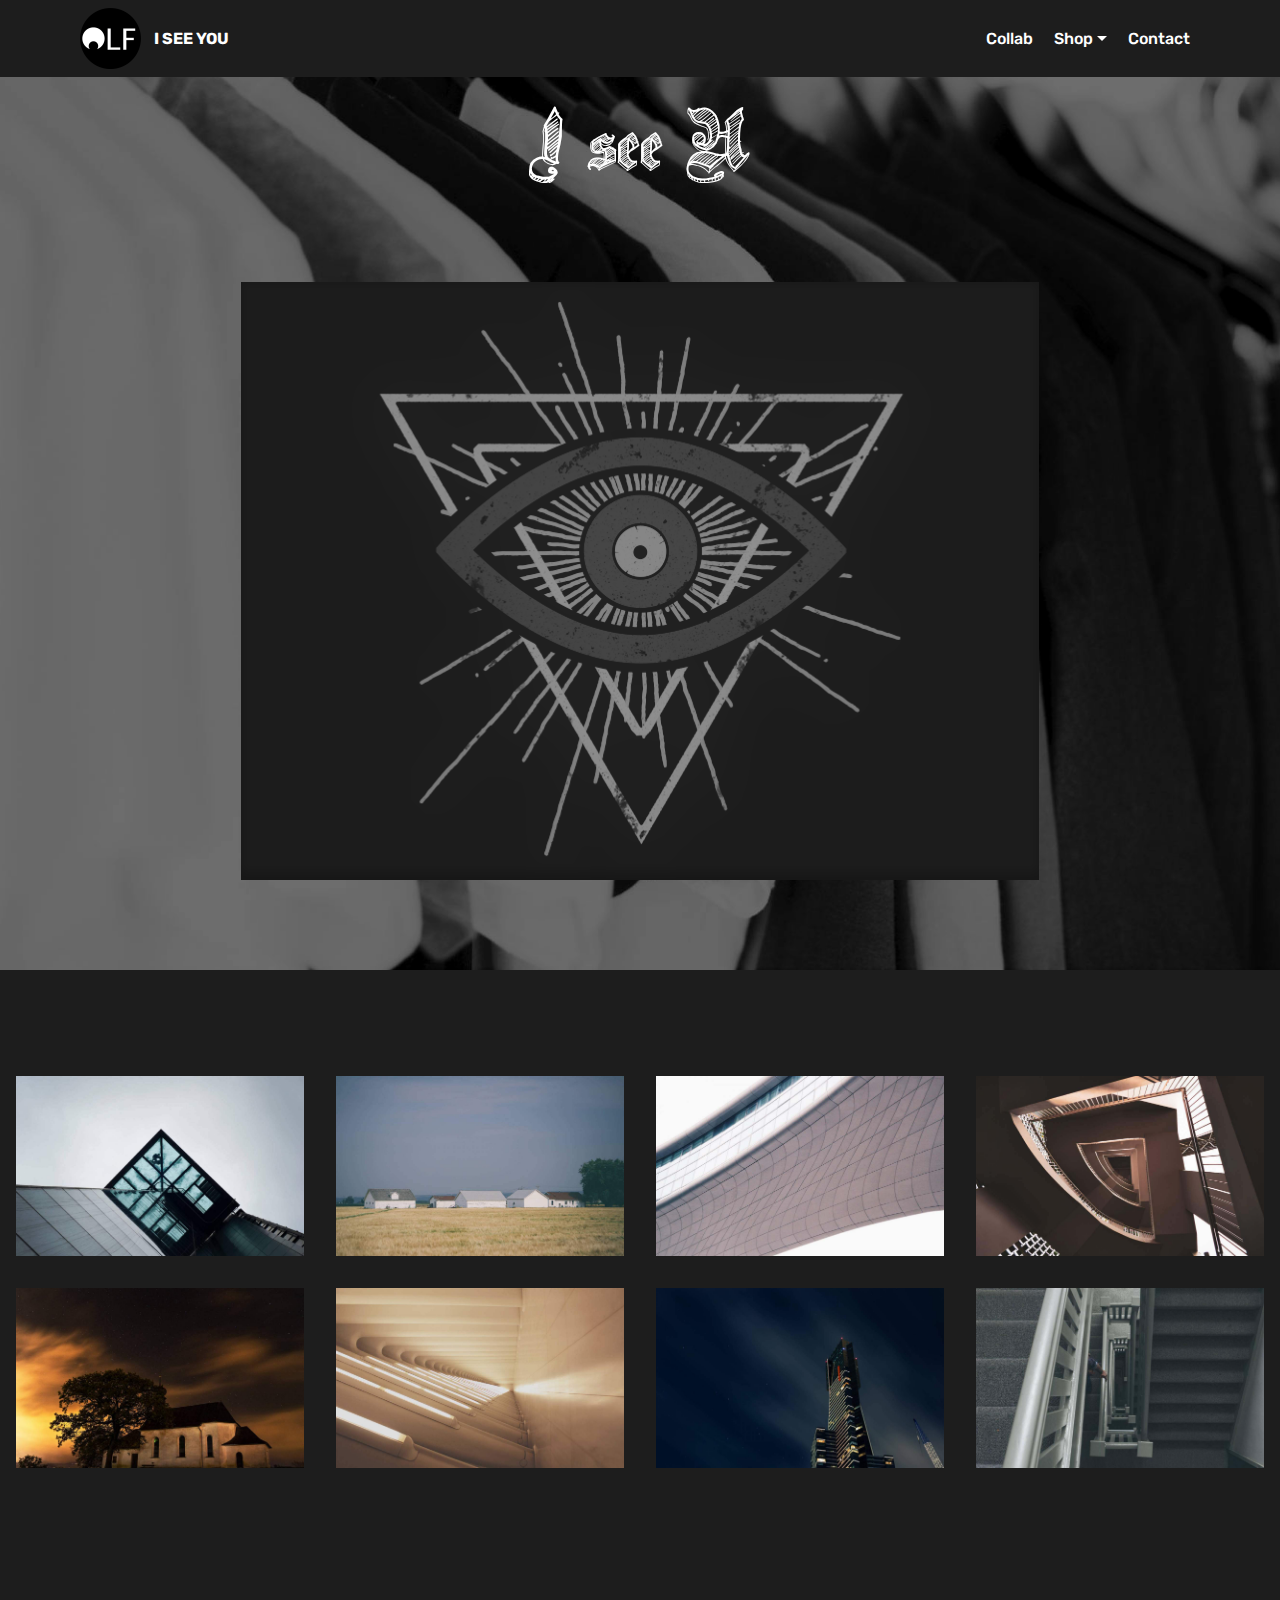
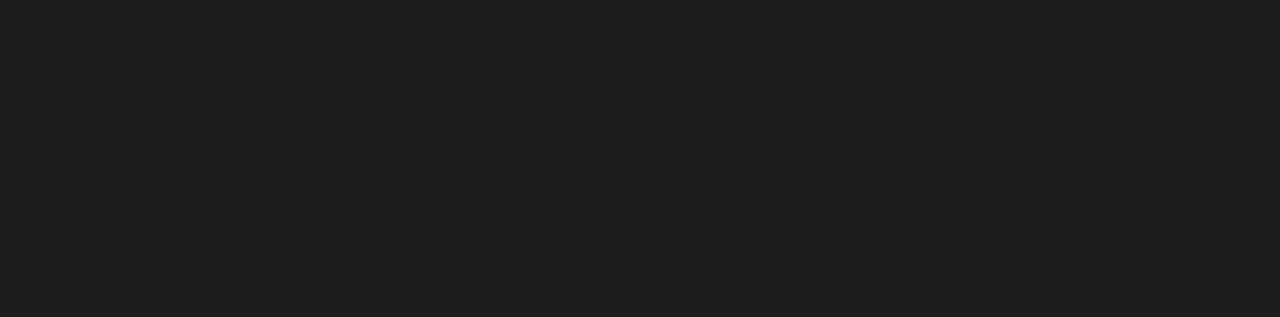
<file: index.html>
<!DOCTYPE html>
<html >
<head>
  <!-- Site made with Mobirise Website Builder v4.8.6, https://mobirise.com -->
  <meta charset="UTF-8">
  <meta http-equiv="X-UA-Compatible" content="IE=edge">
  <meta name="generator" content="Mobirise v4.8.6, mobirise.com">
  <meta name="viewport" content="width=device-width, initial-scale=1, minimum-scale=1">
  <link rel="shortcut icon" href="assets/images/sans-titre-1-122x122.png" type="image/x-icon">
  <meta name="description" content="">
  <title>Home</title>
  <link rel="stylesheet" href="assets/web/assets/mobirise-icons/mobirise-icons.css">
  <link rel="stylesheet" href="assets/tether/tether.min.css">
  <link rel="stylesheet" href="assets/bootstrap/css/bootstrap.min.css">
  <link rel="stylesheet" href="assets/bootstrap/css/bootstrap-grid.min.css">
  <link rel="stylesheet" href="assets/bootstrap/css/bootstrap-reboot.min.css">
  <link rel="stylesheet" href="assets/dropdown/css/style.css">
  <link rel="stylesheet" href="assets/animatecss/animate.min.css">
  <link rel="stylesheet" href="assets/socicon/css/styles.css">
  <link rel="stylesheet" href="assets/theme/css/style.css">
  <link rel="stylesheet" href="assets/gallery/style.css">
  <link href="assets/fonts/style.css" rel="stylesheet">
  <link rel="stylesheet" href="assets/mobirise/css/mbr-additional.css" type="text/css">
  
  
  
</head>
<body>
  <section class="menu cid-r8fzeCPRe4" once="menu" id="menu1-2">

    

    <nav class="navbar navbar-expand beta-menu navbar-dropdown align-items-center navbar-fixed-top navbar-toggleable-sm">
        <button class="navbar-toggler navbar-toggler-right" type="button" data-toggle="collapse" data-target="#navbarSupportedContent" aria-controls="navbarSupportedContent" aria-expanded="false" aria-label="Toggle navigation">
            <div class="hamburger">
                <span></span>
                <span></span>
                <span></span>
                <span></span>
            </div>
        </button>
        <div class="menu-logo">
            <div class="navbar-brand">
                <span class="navbar-logo">
                    <a href="index.html">
                         <img src="assets/images/sans-titre-1-122x122.png" alt="Mobirise" title="" style="height: 3.8rem;">
                    </a>
                </span>
                <span class="navbar-caption-wrap"><a class="navbar-caption text-white display-4" href="index.html">
                        I SEE YOU&nbsp;</a></span>
            </div>
        </div>
        <div class="collapse navbar-collapse" id="navbarSupportedContent">
            <ul class="navbar-nav nav-dropdown nav-right" data-app-modern-menu="true"><li class="nav-item dropdown">
                    <a class="nav-link link text-white display-4" href="page1.html">Collab</a>
                </li><li class="nav-item dropdown open"><a class="nav-link link text-white dropdown-toggle display-4" href="https://mobirise.co" data-toggle="dropdown-submenu" aria-expanded="true">Shop<br></a><div class="dropdown-menu"><a class="text-white dropdown-item display-4" href="page5.html">All</a><a class="text-white dropdown-item display-4" href="page3.html" aria-expanded="false">Hoodies</a><a class="text-white dropdown-item display-4" href="page3.html" aria-expanded="false">Shirts</a><a class="text-white dropdown-item display-4" href="page4.html" aria-expanded="false">Accessoires</a></div></li><li class="nav-item"><a class="nav-link link text-white display-4" href="page6.html">Contact</a></li></ul>
            
        </div>
    </nav>
</section>

<section class="engine"><a href="https://mobirise.info/l">free web templates</a></section><section class="header4 cid-r8fzcPlDC9 mbr-parallax-background" id="header4-1">

    

    <div class="mbr-overlay" style="opacity: 0.3; background-color: rgb(0, 0, 0);">
    </div>

    <div class="container">
        <div class="row justify-content-md-center">
            <div class="media-content col-md-10">
                <h1 class="mbr-section-title align-center mbr-white pb-3 mbr-bold mbr-fonts-style display-1"><span style="font-weight: normal;">
                    I see U</span></h1>
                
                <div class="mbr-text align-center mbr-white pb-3">
                    
                </div>
                
            </div>
            <div class="mbr-figure pt-5">
                <img src="assets/images/illuminati-dark-drib-1-800x600.png" alt="Mobirise" title="" style="width: 70%;">
            </div>
        </div>
    </div>
</section>

<section class="mbr-gallery mbr-slider-carousel cid-r8fLg01FZB" id="gallery1-b">

    

    <div>
        <div><!-- Filter --><!-- Gallery --><div class="mbr-gallery-row"><div class="mbr-gallery-layout-default"><div><div><div class="mbr-gallery-item mbr-gallery-item--p2" data-video-url="false" data-tags="Impressionnant"><div href="#lb-gallery1-b" data-slide-to="0" data-toggle="modal"><img src="assets/images/gallery00.jpg" alt="" title=""><span class="icon-focus"></span></div></div><div class="mbr-gallery-item mbr-gallery-item--p2" data-video-url="false" data-tags="Adaptatif"><div href="#lb-gallery1-b" data-slide-to="1" data-toggle="modal"><img src="assets/images/gallery01.jpg" alt="" title=""><span class="icon-focus"></span></div></div><div class="mbr-gallery-item mbr-gallery-item--p2" data-video-url="false" data-tags="Créatif"><div href="#lb-gallery1-b" data-slide-to="2" data-toggle="modal"><img src="assets/images/gallery02.jpg" alt="" title=""><span class="icon-focus"></span></div></div><div class="mbr-gallery-item mbr-gallery-item--p2" data-video-url="false" data-tags="Animé"><div href="#lb-gallery1-b" data-slide-to="3" data-toggle="modal"><img src="assets/images/gallery03.jpg" alt="" title=""><span class="icon-focus"></span></div></div><div class="mbr-gallery-item mbr-gallery-item--p2" data-video-url="false" data-tags="Impressionnant"><div href="#lb-gallery1-b" data-slide-to="4" data-toggle="modal"><img src="assets/images/gallery04.jpg" alt="" title=""><span class="icon-focus"></span></div></div><div class="mbr-gallery-item mbr-gallery-item--p2" data-video-url="false" data-tags="Impressionnant"><div href="#lb-gallery1-b" data-slide-to="5" data-toggle="modal"><img src="assets/images/gallery05.jpg" alt="" title=""><span class="icon-focus"></span></div></div><div class="mbr-gallery-item mbr-gallery-item--p2" data-video-url="false" data-tags="Adaptatif"><div href="#lb-gallery1-b" data-slide-to="6" data-toggle="modal"><img src="assets/images/gallery06.jpg" alt="" title=""><span class="icon-focus"></span></div></div><div class="mbr-gallery-item mbr-gallery-item--p2" data-video-url="false" data-tags="Animé"><div href="#lb-gallery1-b" data-slide-to="7" data-toggle="modal"><img src="assets/images/gallery07.jpg" alt="" title=""><span class="icon-focus"></span></div></div></div></div><div class="clearfix"></div></div></div><!-- Lightbox --><div data-app-prevent-settings="" class="mbr-slider modal fade carousel slide" tabindex="-1" data-keyboard="true" data-interval="false" id="lb-gallery1-b"><div class="modal-dialog"><div class="modal-content"><div class="modal-body"><div class="carousel-inner"><div class="carousel-item active"><img src="assets/images/gallery00.jpg" alt="" title=""></div><div class="carousel-item"><img src="assets/images/gallery01.jpg" alt="" title=""></div><div class="carousel-item"><img src="assets/images/gallery02.jpg" alt="" title=""></div><div class="carousel-item"><img src="assets/images/gallery03.jpg" alt="" title=""></div><div class="carousel-item"><img src="assets/images/gallery04.jpg" alt="" title=""></div><div class="carousel-item"><img src="assets/images/gallery05.jpg" alt="" title=""></div><div class="carousel-item"><img src="assets/images/gallery06.jpg" alt="" title=""></div><div class="carousel-item"><img src="assets/images/gallery07.jpg" alt="" title=""></div></div><a class="carousel-control carousel-control-prev" role="button" data-slide="prev" href="#lb-gallery1-b"><span class="mbri-left mbr-iconfont" aria-hidden="true"></span><span class="sr-only">Previous</span></a><a class="carousel-control carousel-control-next" role="button" data-slide="next" href="#lb-gallery1-b"><span class="mbri-right mbr-iconfont" aria-hidden="true"></span><span class="sr-only">Next</span></a><a class="close" href="#" role="button" data-dismiss="modal"><span class="sr-only">Close</span></a></div></div></div></div></div>
    </div>

</section>

<section class="cid-r8fLH3VOEQ" id="footer1-c">

    

    

    <div class="container">
        <div class="media-container-row content text-white">
            <div class="col-12 col-md-3">
                <div class="media-wrap">
                    <a href="https://mobirise.co/">
                        <img src="assets/images/sans-titre-1-192x192.png" alt="Mobirise" title="">
                    </a>
                </div>
            </div>
            <div class="col-12 col-md-3 mbr-fonts-style display-7">
                <h5 class="pb-3">
                    Addresse</h5>
                <p class="mbr-text">9 Rue de la Croix<br>71600</p>
            </div>
            <div class="col-12 col-md-3 mbr-fonts-style display-7">
                <h5 class="pb-3">
                    Contacts
                </h5>
                <p class="mbr-text">
                    Email: Iseeyou@gmail.com
                    <br>Phone: 0604500175 &nbsp; &nbsp; &nbsp; &nbsp; &nbsp; &nbsp; &nbsp; &nbsp; &nbsp; &nbsp;<br>Fax: +1 (0) 000 0000 002
                </p>
            </div>
            <div class="col-12 col-md-3 mbr-fonts-style display-7">
                <h5 class="pb-3">Réseaux</h5>
                <p class="mbr-text">Snap : Iseeyou<br>Insta : Iseeyou<br>Facebook : I see you&nbsp;</p>
            </div>
        </div>
        
    </div>
</section>

<section once="" class="cid-r8fMrDXsCN" id="footer6-d">

    

    

    <div class="container">
        <div class="media-container-row align-center mbr-white">
            <div class="col-12">
                <p class="mbr-text mb-0 mbr-fonts-style display-7">
                    © Iseeyoushop<br>       </p>
            </div>
        </div>
    </div>
</section>


  <script src="assets/web/assets/jquery/jquery.min.js"></script>
  <script src="assets/popper/popper.min.js"></script>
  <script src="assets/tether/tether.min.js"></script>
  <script src="assets/bootstrap/js/bootstrap.min.js"></script>
  <script src="assets/smoothscroll/smooth-scroll.js"></script>
  <script src="assets/dropdown/js/script.min.js"></script>
  <script src="assets/touchswipe/jquery.touch-swipe.min.js"></script>
  <script src="assets/parallax/jarallax.min.js"></script>
  <script src="assets/masonry/masonry.pkgd.min.js"></script>
  <script src="assets/imagesloaded/imagesloaded.pkgd.min.js"></script>
  <script src="assets/bootstrapcarouselswipe/bootstrap-carousel-swipe.js"></script>
  <script src="assets/vimeoplayer/jquery.mb.vimeo_player.js"></script>
  <script src="assets/viewportchecker/jquery.viewportchecker.js"></script>
  <script src="assets/theme/js/script.js"></script>
  <script src="assets/gallery/player.min.js"></script>
  <script src="assets/gallery/script.js"></script>
  <script src="assets/slidervideo/script.js"></script>
  
  
 <div id="scrollToTop" class="scrollToTop mbr-arrow-up"><a style="text-align: center;"><i></i></a></div>
    <input name="animation" type="hidden">
  </body>
</html>
</file>
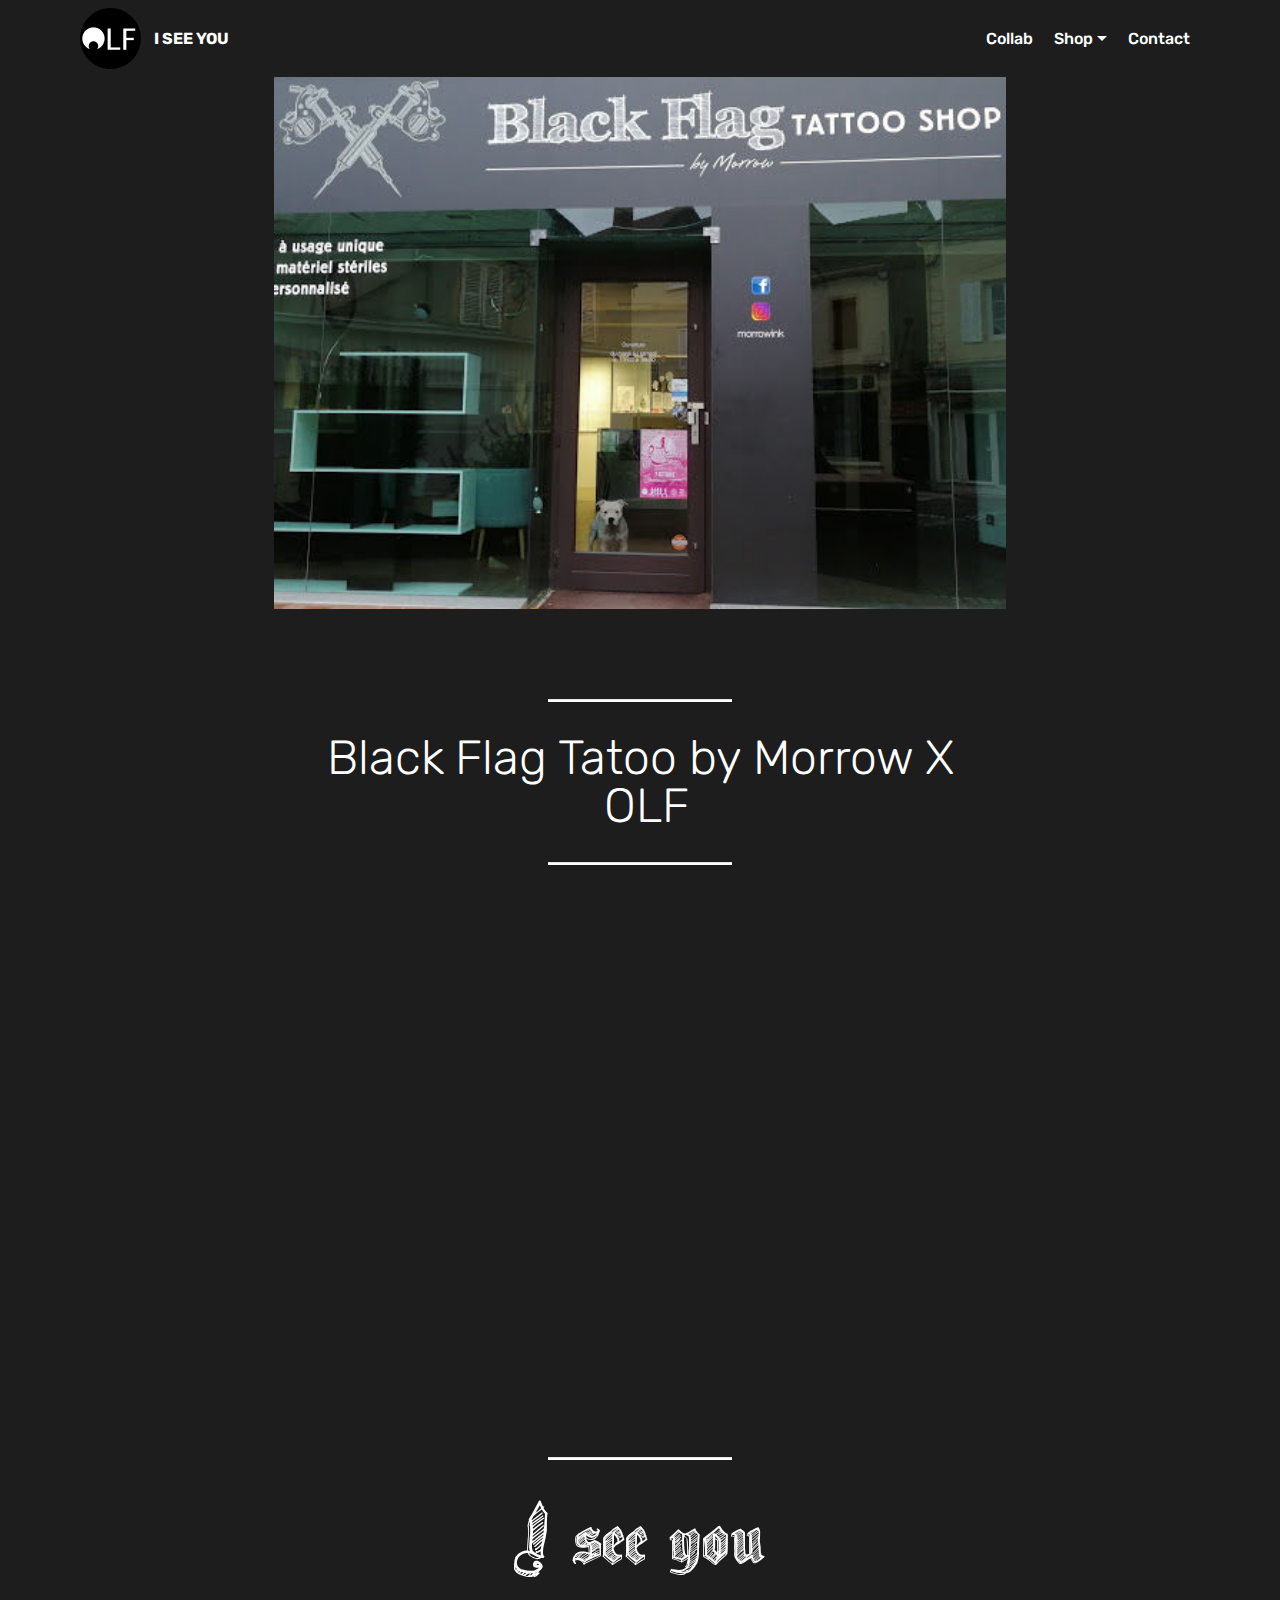
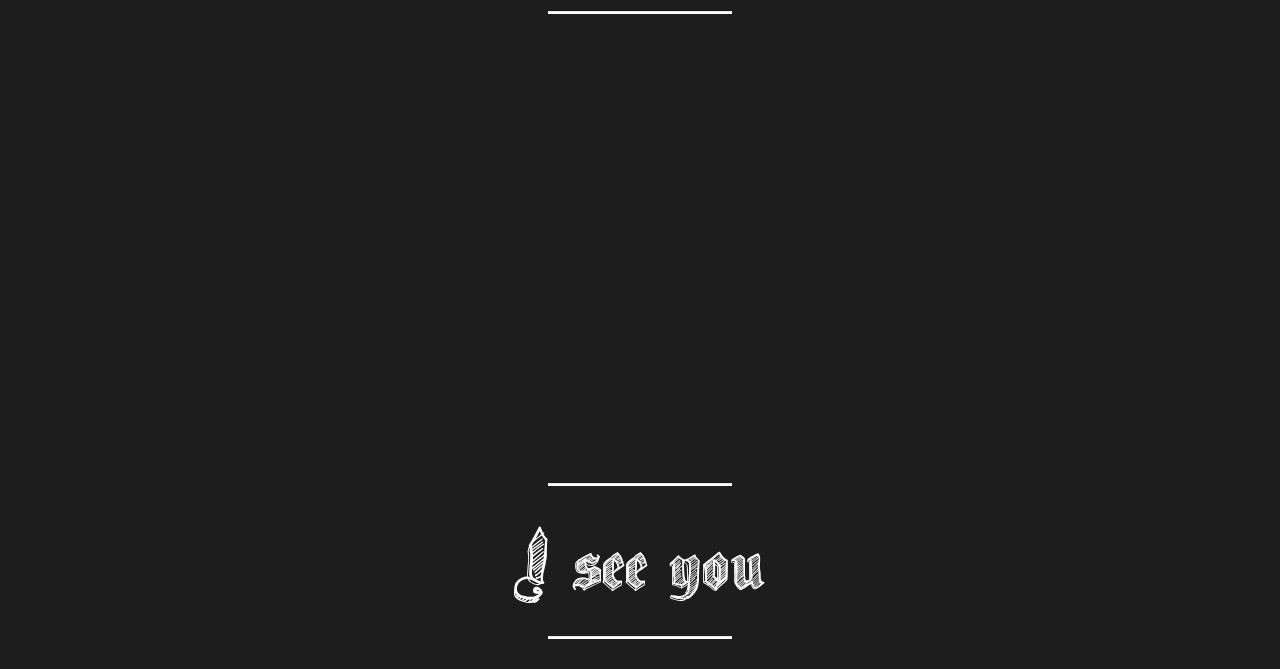
<file: page1.html>
<!DOCTYPE html>
<html >
<head>
  <!-- Site made with Mobirise Website Builder v4.8.6, https://mobirise.com -->
  <meta charset="UTF-8">
  <meta http-equiv="X-UA-Compatible" content="IE=edge">
  <meta name="generator" content="Mobirise v4.8.6, mobirise.com">
  <meta name="viewport" content="width=device-width, initial-scale=1, minimum-scale=1">
  <link rel="shortcut icon" href="assets/images/sans-titre-1-122x122.png" type="image/x-icon">
  <meta name="description" content="Web Maker Description">
  <title>Collab</title>
  <link rel="stylesheet" href="assets/web/assets/mobirise-icons/mobirise-icons.css">
  <link rel="stylesheet" href="assets/tether/tether.min.css">
  <link rel="stylesheet" href="assets/bootstrap/css/bootstrap.min.css">
  <link rel="stylesheet" href="assets/bootstrap/css/bootstrap-grid.min.css">
  <link rel="stylesheet" href="assets/bootstrap/css/bootstrap-reboot.min.css">
  <link rel="stylesheet" href="assets/dropdown/css/style.css">
  <link rel="stylesheet" href="assets/animatecss/animate.min.css">
  <link rel="stylesheet" href="assets/theme/css/style.css">
  <link href="assets/fonts/style.css" rel="stylesheet">
  <link rel="stylesheet" href="assets/mobirise/css/mbr-additional.css" type="text/css">
  
  
  
</head>
<body>
  <section class="menu cid-r8fzeCPRe4" once="menu" id="menu1-6">

    

    <nav class="navbar navbar-expand beta-menu navbar-dropdown align-items-center navbar-fixed-top navbar-toggleable-sm">
        <button class="navbar-toggler navbar-toggler-right" type="button" data-toggle="collapse" data-target="#navbarSupportedContent" aria-controls="navbarSupportedContent" aria-expanded="false" aria-label="Toggle navigation">
            <div class="hamburger">
                <span></span>
                <span></span>
                <span></span>
                <span></span>
            </div>
        </button>
        <div class="menu-logo">
            <div class="navbar-brand">
                <span class="navbar-logo">
                    <a href="index.html">
                         <img src="assets/images/sans-titre-1-122x122.png" alt="Mobirise" title="" style="height: 3.8rem;">
                    </a>
                </span>
                <span class="navbar-caption-wrap"><a class="navbar-caption text-white display-4" href="index.html">
                        I SEE YOU&nbsp;</a></span>
            </div>
        </div>
        <div class="collapse navbar-collapse" id="navbarSupportedContent">
            <ul class="navbar-nav nav-dropdown nav-right" data-app-modern-menu="true"><li class="nav-item dropdown">
                    <a class="nav-link link text-white display-4" href="page1.html">Collab</a>
                </li><li class="nav-item dropdown open"><a class="nav-link link text-white dropdown-toggle display-4" href="https://mobirise.co" data-toggle="dropdown-submenu" aria-expanded="true">Shop<br></a><div class="dropdown-menu"><a class="text-white dropdown-item display-4" href="page5.html">All</a><a class="text-white dropdown-item display-4" href="page3.html" aria-expanded="false">Hoodies</a><a class="text-white dropdown-item display-4" href="page3.html" aria-expanded="false">Shirts</a><a class="text-white dropdown-item display-4" href="page4.html" aria-expanded="false">Accessoires</a></div></li><li class="nav-item"><a class="nav-link link text-white display-4" href="page6.html">Contact</a></li></ul>
            
        </div>
    </nav>
</section>

<section class="engine"><a href="https://mobirise.info/w">html5 templates</a></section><section class="cid-r8fPi9VUcO" id="image1-g">

    

    <figure class="mbr-figure container">
            <div class="image-block" style="width: 66%;">
                <img src="assets/images/2018-09-21-512x384.jpg" width="1400" alt="Mobirise" title="">
                
            </div>
    </figure>
</section>

<section class="mbr-section article content10 cid-r8fPmjUgN5" id="content10-h">
    
     

    <div class="container">
        <div class="inner-container" style="width: 66%;">
            <hr class="line" style="width: 25%;">
            <div class="section-text align-center mbr-white mbr-fonts-style display-2">Black Flag Tatoo by Morrow X &nbsp;OLF</div>
            <hr class="line" style="width: 25%;">
        </div>
    </div>
</section>

<section class="cid-r8fPrTDS9f" id="image1-i">

    

    <figure class="mbr-figure container">
            <div class="image-block" style="width: 66%;">
                <img src="assets/images/file-11650-1334x750.jpg" width="1400" alt="Mobirise" title="">
                
            </div>
    </figure>
</section>

<section class="mbr-section article content10 cid-r8fPt8SLP7" id="content10-j">
    
     

    <div class="container">
        <div class="inner-container" style="width: 66%;">
            <hr class="line" style="width: 25%;">
            <div class="section-text align-center mbr-white mbr-fonts-style display-1">I see you</div>
            <hr class="line" style="width: 25%;">
        </div>
    </div>
</section>

<section class="cid-r8fPu52Lu1" id="image1-k">

    

    <figure class="mbr-figure container">
            <div class="image-block" style="width: 66%;">
                <img src="assets/images/images-357x141.jpg" width="1400" alt="Mobirise" title="">
                
            </div>
    </figure>
</section>

<section class="mbr-section article content10 cid-r8fPvc2Whm" id="content10-l">
    
     

    <div class="container">
        <div class="inner-container" style="width: 66%;">
            <hr class="line" style="width: 25%;">
            <div class="section-text align-center mbr-white mbr-fonts-style display-1">
                    I see you</div>
            <hr class="line" style="width: 25%;">
        </div>
    </div>
</section>


  <script src="assets/web/assets/jquery/jquery.min.js"></script>
  <script src="assets/popper/popper.min.js"></script>
  <script src="assets/tether/tether.min.js"></script>
  <script src="assets/bootstrap/js/bootstrap.min.js"></script>
  <script src="assets/dropdown/js/script.min.js"></script>
  <script src="assets/touchswipe/jquery.touch-swipe.min.js"></script>
  <script src="assets/viewportchecker/jquery.viewportchecker.js"></script>
  <script src="assets/smoothscroll/smooth-scroll.js"></script>
  <script src="assets/theme/js/script.js"></script>
  
  
 <div id="scrollToTop" class="scrollToTop mbr-arrow-up"><a style="text-align: center;"><i></i></a></div>
    <input name="animation" type="hidden">
  </body>
</html>
</file>
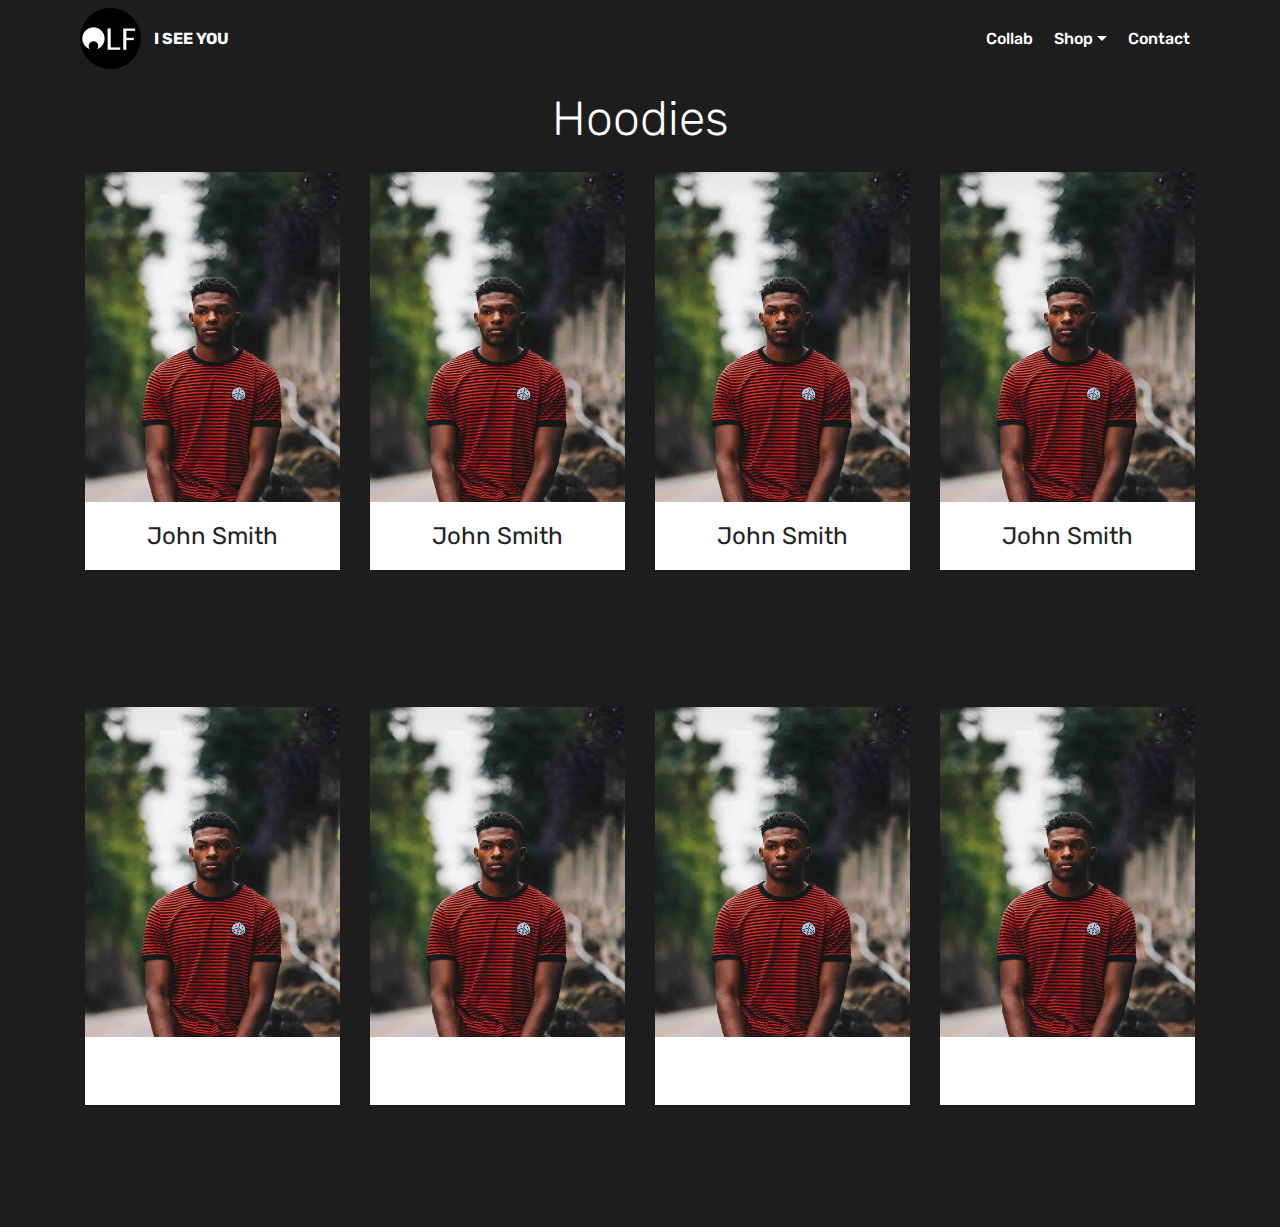
<file: page2.html>
<!DOCTYPE html>
<html >
<head>
  <!-- Site made with Mobirise Website Builder v4.8.6, https://mobirise.com -->
  <meta charset="UTF-8">
  <meta http-equiv="X-UA-Compatible" content="IE=edge">
  <meta name="generator" content="Mobirise v4.8.6, mobirise.com">
  <meta name="viewport" content="width=device-width, initial-scale=1, minimum-scale=1">
  <link rel="shortcut icon" href="assets/images/sans-titre-1-122x122.png" type="image/x-icon">
  <meta name="description" content="Site Builder Description">
  <title>Hoodies</title>
  <link rel="stylesheet" href="assets/web/assets/mobirise-icons/mobirise-icons.css">
  <link rel="stylesheet" href="assets/tether/tether.min.css">
  <link rel="stylesheet" href="assets/bootstrap/css/bootstrap.min.css">
  <link rel="stylesheet" href="assets/bootstrap/css/bootstrap-grid.min.css">
  <link rel="stylesheet" href="assets/bootstrap/css/bootstrap-reboot.min.css">
  <link rel="stylesheet" href="assets/socicon/css/styles.css">
  <link rel="stylesheet" href="assets/animatecss/animate.min.css">
  <link rel="stylesheet" href="assets/dropdown/css/style.css">
  <link rel="stylesheet" href="assets/theme/css/style.css">
  <link href="assets/fonts/style.css" rel="stylesheet">
  <link rel="stylesheet" href="assets/mobirise/css/mbr-additional.css" type="text/css">
  
  
  
</head>
<body>
  <section class="menu cid-r8fzeCPRe4" once="menu" id="menu1-7">

    

    <nav class="navbar navbar-expand beta-menu navbar-dropdown align-items-center navbar-fixed-top navbar-toggleable-sm">
        <button class="navbar-toggler navbar-toggler-right" type="button" data-toggle="collapse" data-target="#navbarSupportedContent" aria-controls="navbarSupportedContent" aria-expanded="false" aria-label="Toggle navigation">
            <div class="hamburger">
                <span></span>
                <span></span>
                <span></span>
                <span></span>
            </div>
        </button>
        <div class="menu-logo">
            <div class="navbar-brand">
                <span class="navbar-logo">
                    <a href="index.html">
                         <img src="assets/images/sans-titre-1-122x122.png" alt="Mobirise" title="" style="height: 3.8rem;">
                    </a>
                </span>
                <span class="navbar-caption-wrap"><a class="navbar-caption text-white display-4" href="index.html">
                        I SEE YOU&nbsp;</a></span>
            </div>
        </div>
        <div class="collapse navbar-collapse" id="navbarSupportedContent">
            <ul class="navbar-nav nav-dropdown nav-right" data-app-modern-menu="true"><li class="nav-item dropdown">
                    <a class="nav-link link text-white display-4" href="page1.html">Collab</a>
                </li><li class="nav-item dropdown open"><a class="nav-link link text-white dropdown-toggle display-4" href="https://mobirise.co" data-toggle="dropdown-submenu" aria-expanded="true">Shop<br></a><div class="dropdown-menu"><a class="text-white dropdown-item display-4" href="page5.html">All</a><a class="text-white dropdown-item display-4" href="page3.html" aria-expanded="false">Hoodies</a><a class="text-white dropdown-item display-4" href="page3.html" aria-expanded="false">Shirts</a><a class="text-white dropdown-item display-4" href="page4.html" aria-expanded="false">Accessoires</a></div></li><li class="nav-item"><a class="nav-link link text-white display-4" href="page6.html">Contact</a></li></ul>
            
        </div>
    </nav>
</section>

<section class="engine"><a href="https://mobirise.info/e">how to make your own website</a></section><section class="features16 cid-r8g659MtH4" id="features16-12">
    
    
    
    <div class="container align-center">
        <h2 class="pb-3 mbr-fonts-style mbr-section-title display-2">
            Hoodies</h2>
        
        <div class="row media-row">
            
        <div class="team-item col-lg-3 col-md-6">
                <div class="item-image">
                    <img src="assets/images/face6.jpg">
                </div>
                <div class="item-caption py-3">
                    <div class="item-name px-2">
                        <p class="mbr-fonts-style display-5">
                           John Smith
                        </p>
                    </div>
                    
                    
                </div>
            </div><div class="team-item col-lg-3 col-md-6">
                <div class="item-image">
                    <img src="assets/images/face6.jpg">
                </div>
                <div class="item-caption py-3">
                    <div class="item-name px-2">
                        <p class="mbr-fonts-style display-5">
                           John Smith
                        </p>
                    </div>
                    
                    
                </div>
            </div><div class="team-item col-lg-3 col-md-6">
                <div class="item-image">
                    <img src="assets/images/face6.jpg">
                </div>
                <div class="item-caption py-3">
                    <div class="item-name px-2">
                        <p class="mbr-fonts-style display-5">
                           John Smith
                        </p>
                    </div>
                    
                    
                </div>
            </div><div class="team-item col-lg-3 col-md-6">
                <div class="item-image">
                    <img src="assets/images/face6.jpg">
                </div>
                <div class="item-caption py-3">
                    <div class="item-name px-2">
                        <p class="mbr-fonts-style display-5">
                           John Smith
                        </p>
                    </div>
                    
                    
                </div>
            </div></div>    
    </div>
</section>

<section class="features16 cid-r8g65FSY5A" id="features16-13">
    
    
    
    <div class="container align-center">
        
        
        <div class="row media-row">
            
        <div class="team-item col-lg-3 col-md-6">
                <div class="item-image">
                    <img src="assets/images/face6.jpg">
                </div>
                <div class="item-caption py-3">
                    <div class="item-name px-2">
                        <p class="mbr-fonts-style display-5">
                           John Smith
                        </p>
                    </div>
                    
                    
                </div>
            </div><div class="team-item col-lg-3 col-md-6">
                <div class="item-image">
                    <img src="assets/images/face6.jpg">
                </div>
                <div class="item-caption py-3">
                    <div class="item-name px-2">
                        <p class="mbr-fonts-style display-5">
                           John Smith
                        </p>
                    </div>
                    
                    
                </div>
            </div><div class="team-item col-lg-3 col-md-6">
                <div class="item-image">
                    <img src="assets/images/face6.jpg">
                </div>
                <div class="item-caption py-3">
                    <div class="item-name px-2">
                        <p class="mbr-fonts-style display-5">
                           John Smith
                        </p>
                    </div>
                    
                    
                </div>
            </div><div class="team-item col-lg-3 col-md-6">
                <div class="item-image">
                    <img src="assets/images/face6.jpg">
                </div>
                <div class="item-caption py-3">
                    <div class="item-name px-2">
                        <p class="mbr-fonts-style display-5">
                           John Smith
                        </p>
                    </div>
                    
                    
                </div>
            </div></div>    
    </div>
</section>


  <script src="assets/web/assets/jquery/jquery.min.js"></script>
  <script src="assets/popper/popper.min.js"></script>
  <script src="assets/tether/tether.min.js"></script>
  <script src="assets/bootstrap/js/bootstrap.min.js"></script>
  <script src="assets/smoothscroll/smooth-scroll.js"></script>
  <script src="assets/touchswipe/jquery.touch-swipe.min.js"></script>
  <script src="assets/viewportchecker/jquery.viewportchecker.js"></script>
  <script src="assets/dropdown/js/script.min.js"></script>
  <script src="assets/theme/js/script.js"></script>
  
  
 <div id="scrollToTop" class="scrollToTop mbr-arrow-up"><a style="text-align: center;"><i></i></a></div>
    <input name="animation" type="hidden">
  </body>
</html>
</file>
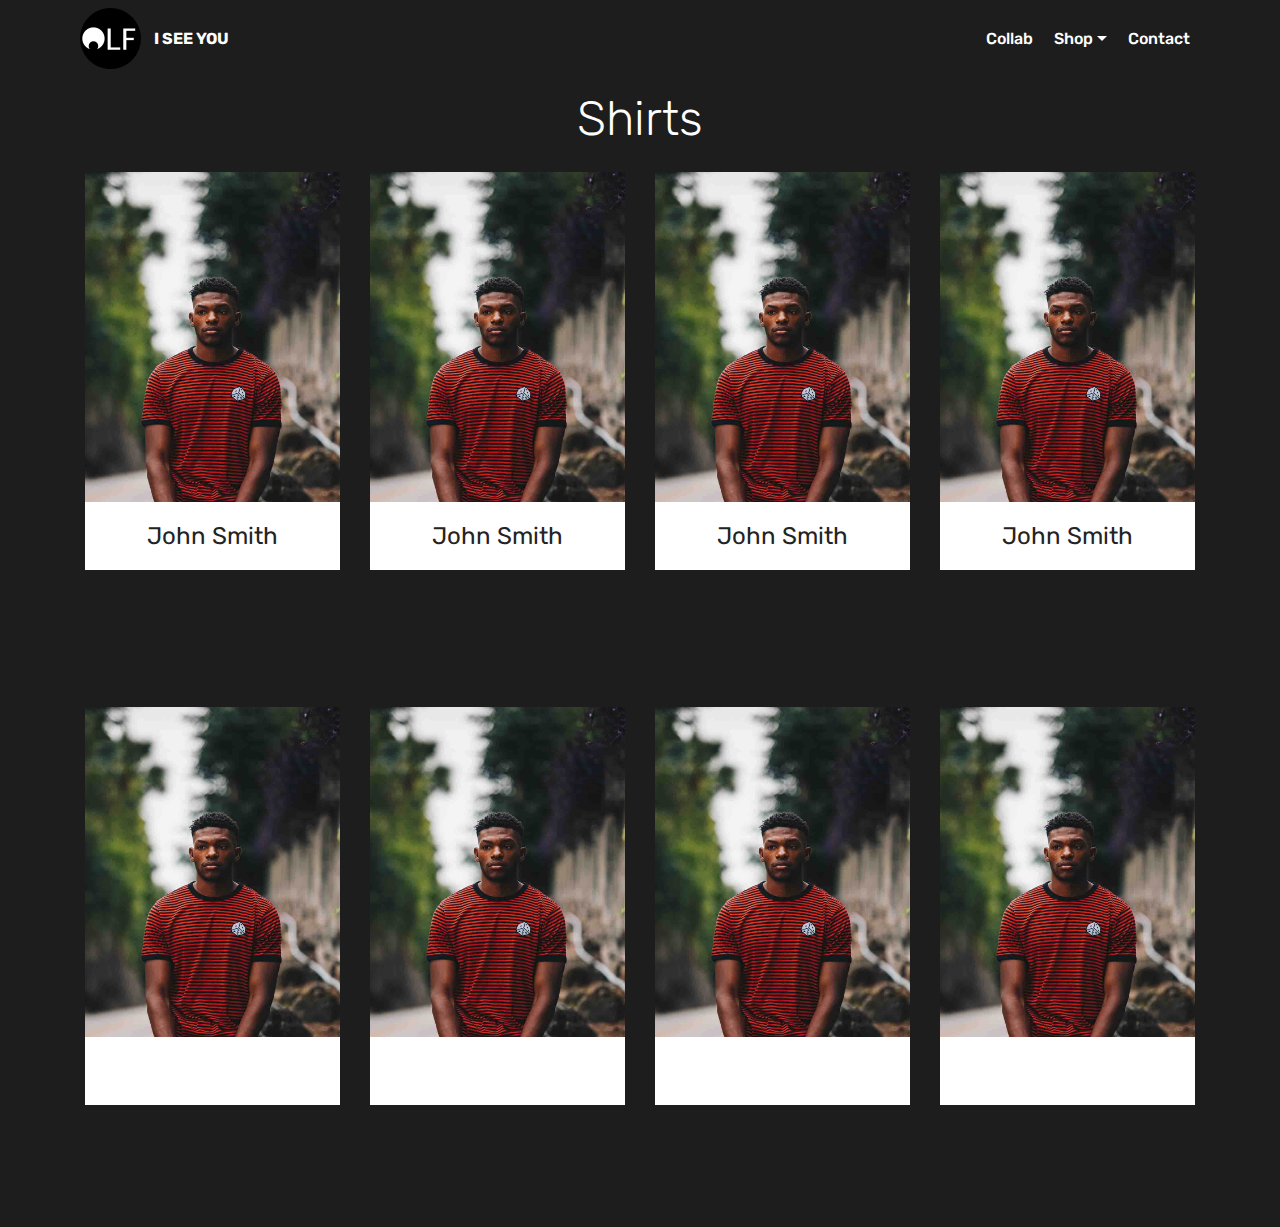
<file: page3.html>
<!DOCTYPE html>
<html >
<head>
  <!-- Site made with Mobirise Website Builder v4.8.6, https://mobirise.com -->
  <meta charset="UTF-8">
  <meta http-equiv="X-UA-Compatible" content="IE=edge">
  <meta name="generator" content="Mobirise v4.8.6, mobirise.com">
  <meta name="viewport" content="width=device-width, initial-scale=1, minimum-scale=1">
  <link rel="shortcut icon" href="assets/images/sans-titre-1-122x122.png" type="image/x-icon">
  <meta name="description" content="Site Builder Description">
  <title>Shirts</title>
  <link rel="stylesheet" href="assets/web/assets/mobirise-icons/mobirise-icons.css">
  <link rel="stylesheet" href="assets/tether/tether.min.css">
  <link rel="stylesheet" href="assets/bootstrap/css/bootstrap.min.css">
  <link rel="stylesheet" href="assets/bootstrap/css/bootstrap-grid.min.css">
  <link rel="stylesheet" href="assets/bootstrap/css/bootstrap-reboot.min.css">
  <link rel="stylesheet" href="assets/socicon/css/styles.css">
  <link rel="stylesheet" href="assets/animatecss/animate.min.css">
  <link rel="stylesheet" href="assets/dropdown/css/style.css">
  <link rel="stylesheet" href="assets/theme/css/style.css">
  <link href="assets/fonts/style.css" rel="stylesheet">
  <link rel="stylesheet" href="assets/mobirise/css/mbr-additional.css" type="text/css">
  
  
  
</head>
<body>
  <section class="menu cid-r8fzeCPRe4" once="menu" id="menu1-m">

    

    <nav class="navbar navbar-expand beta-menu navbar-dropdown align-items-center navbar-fixed-top navbar-toggleable-sm">
        <button class="navbar-toggler navbar-toggler-right" type="button" data-toggle="collapse" data-target="#navbarSupportedContent" aria-controls="navbarSupportedContent" aria-expanded="false" aria-label="Toggle navigation">
            <div class="hamburger">
                <span></span>
                <span></span>
                <span></span>
                <span></span>
            </div>
        </button>
        <div class="menu-logo">
            <div class="navbar-brand">
                <span class="navbar-logo">
                    <a href="index.html">
                         <img src="assets/images/sans-titre-1-122x122.png" alt="Mobirise" title="" style="height: 3.8rem;">
                    </a>
                </span>
                <span class="navbar-caption-wrap"><a class="navbar-caption text-white display-4" href="index.html">
                        I SEE YOU&nbsp;</a></span>
            </div>
        </div>
        <div class="collapse navbar-collapse" id="navbarSupportedContent">
            <ul class="navbar-nav nav-dropdown nav-right" data-app-modern-menu="true"><li class="nav-item dropdown">
                    <a class="nav-link link text-white display-4" href="page1.html">Collab</a>
                </li><li class="nav-item dropdown open"><a class="nav-link link text-white dropdown-toggle display-4" href="https://mobirise.co" data-toggle="dropdown-submenu" aria-expanded="true">Shop<br></a><div class="dropdown-menu"><a class="text-white dropdown-item display-4" href="page5.html">All</a><a class="text-white dropdown-item display-4" href="page3.html" aria-expanded="false">Hoodies</a><a class="text-white dropdown-item display-4" href="page3.html" aria-expanded="false">Shirts</a><a class="text-white dropdown-item display-4" href="page4.html" aria-expanded="false">Accessoires</a></div></li><li class="nav-item"><a class="nav-link link text-white display-4" href="page6.html">Contact</a></li></ul>
            
        </div>
    </nav>
</section>

<section class="engine"><a href="https://mobirise.info/r">bootstrap template</a></section><section class="features16 cid-r8g60UhZ6m" id="features16-10">
    
    
    
    <div class="container align-center">
        <h2 class="pb-3 mbr-fonts-style mbr-section-title display-2">Shirts</h2>
        
        <div class="row media-row">
            
        <div class="team-item col-lg-3 col-md-6">
                <div class="item-image">
                    <img src="assets/images/face6.jpg">
                </div>
                <div class="item-caption py-3">
                    <div class="item-name px-2">
                        <p class="mbr-fonts-style display-5">
                           John Smith
                        </p>
                    </div>
                    
                    
                </div>
            </div><div class="team-item col-lg-3 col-md-6">
                <div class="item-image">
                    <img src="assets/images/face6.jpg">
                </div>
                <div class="item-caption py-3">
                    <div class="item-name px-2">
                        <p class="mbr-fonts-style display-5">
                           John Smith
                        </p>
                    </div>
                    
                    
                </div>
            </div><div class="team-item col-lg-3 col-md-6">
                <div class="item-image">
                    <img src="assets/images/face6.jpg">
                </div>
                <div class="item-caption py-3">
                    <div class="item-name px-2">
                        <p class="mbr-fonts-style display-5">
                           John Smith
                        </p>
                    </div>
                    
                    
                </div>
            </div><div class="team-item col-lg-3 col-md-6">
                <div class="item-image">
                    <img src="assets/images/face6.jpg">
                </div>
                <div class="item-caption py-3">
                    <div class="item-name px-2">
                        <p class="mbr-fonts-style display-5">
                           John Smith
                        </p>
                    </div>
                    
                    
                </div>
            </div></div>    
    </div>
</section>

<section class="features16 cid-r8g61owbxU" id="features16-11">
    
    
    
    <div class="container align-center">
        
        
        <div class="row media-row">
            
        <div class="team-item col-lg-3 col-md-6">
                <div class="item-image">
                    <img src="assets/images/face6.jpg">
                </div>
                <div class="item-caption py-3">
                    <div class="item-name px-2">
                        <p class="mbr-fonts-style display-5">
                           John Smith
                        </p>
                    </div>
                    
                    
                </div>
            </div><div class="team-item col-lg-3 col-md-6">
                <div class="item-image">
                    <img src="assets/images/face6.jpg">
                </div>
                <div class="item-caption py-3">
                    <div class="item-name px-2">
                        <p class="mbr-fonts-style display-5">
                           John Smith
                        </p>
                    </div>
                    
                    
                </div>
            </div><div class="team-item col-lg-3 col-md-6">
                <div class="item-image">
                    <img src="assets/images/face6.jpg">
                </div>
                <div class="item-caption py-3">
                    <div class="item-name px-2">
                        <p class="mbr-fonts-style display-5">
                           John Smith
                        </p>
                    </div>
                    
                    
                </div>
            </div><div class="team-item col-lg-3 col-md-6">
                <div class="item-image">
                    <img src="assets/images/face6.jpg">
                </div>
                <div class="item-caption py-3">
                    <div class="item-name px-2">
                        <p class="mbr-fonts-style display-5">
                           John Smith
                        </p>
                    </div>
                    
                    
                </div>
            </div></div>    
    </div>
</section>


  <script src="assets/web/assets/jquery/jquery.min.js"></script>
  <script src="assets/popper/popper.min.js"></script>
  <script src="assets/tether/tether.min.js"></script>
  <script src="assets/bootstrap/js/bootstrap.min.js"></script>
  <script src="assets/smoothscroll/smooth-scroll.js"></script>
  <script src="assets/touchswipe/jquery.touch-swipe.min.js"></script>
  <script src="assets/viewportchecker/jquery.viewportchecker.js"></script>
  <script src="assets/dropdown/js/script.min.js"></script>
  <script src="assets/theme/js/script.js"></script>
  
  
 <div id="scrollToTop" class="scrollToTop mbr-arrow-up"><a style="text-align: center;"><i></i></a></div>
    <input name="animation" type="hidden">
  </body>
</html>
</file>
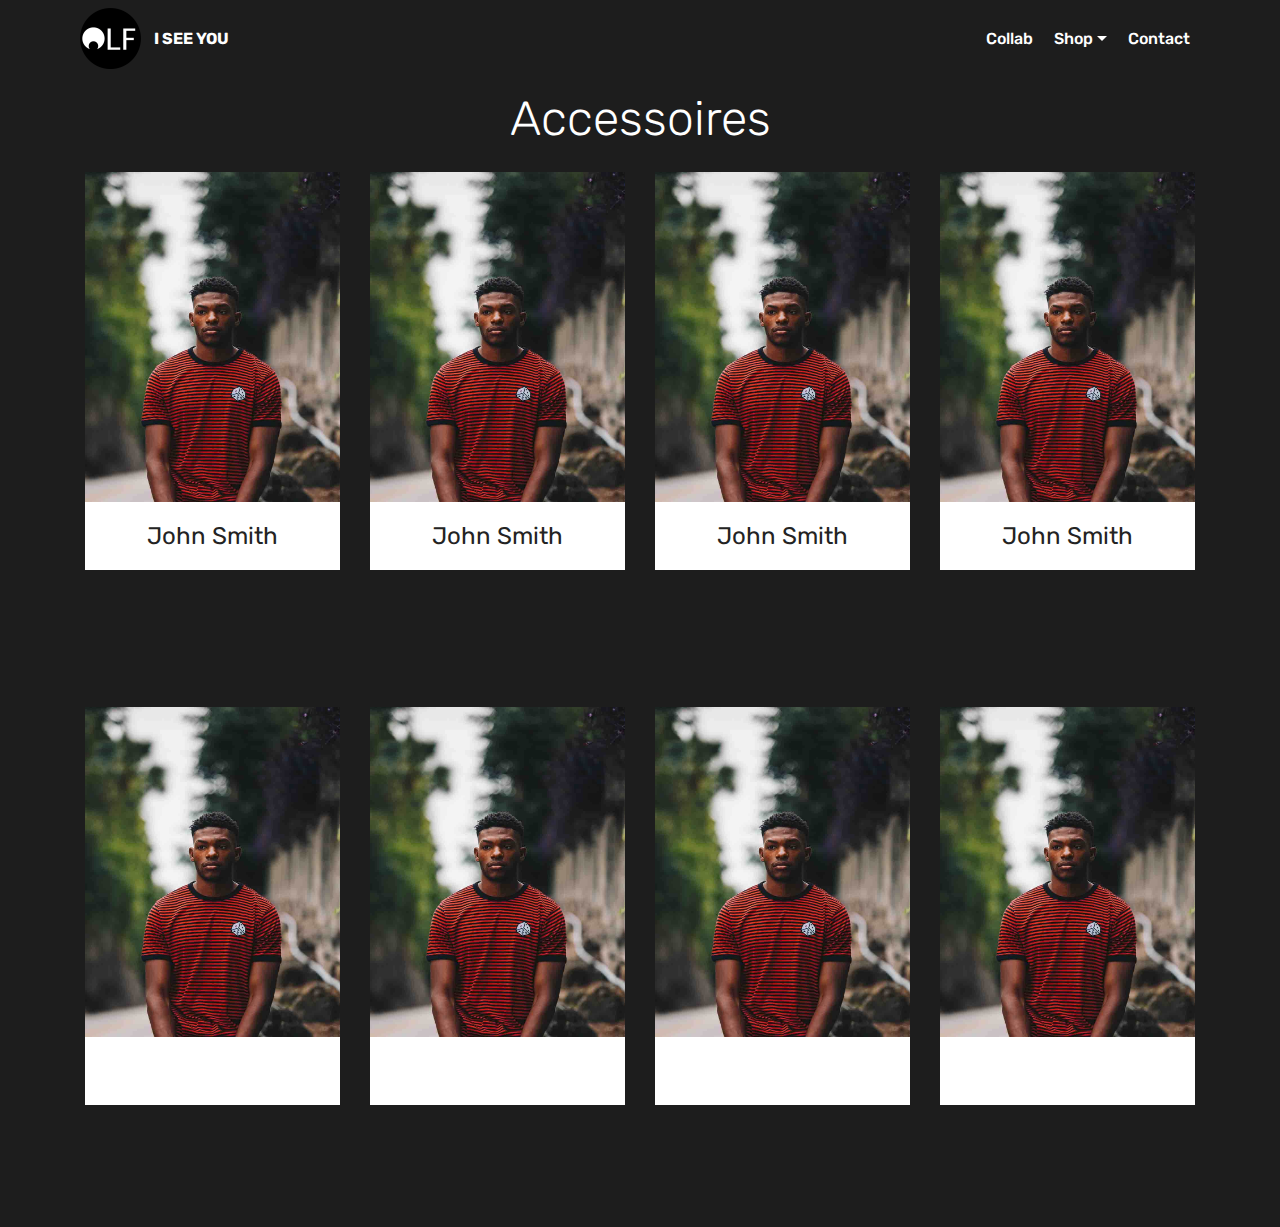
<file: page4.html>
<!DOCTYPE html>
<html >
<head>
  <!-- Site made with Mobirise Website Builder v4.8.6, https://mobirise.com -->
  <meta charset="UTF-8">
  <meta http-equiv="X-UA-Compatible" content="IE=edge">
  <meta name="generator" content="Mobirise v4.8.6, mobirise.com">
  <meta name="viewport" content="width=device-width, initial-scale=1, minimum-scale=1">
  <link rel="shortcut icon" href="assets/images/sans-titre-1-122x122.png" type="image/x-icon">
  <meta name="description" content="Web Page Generator Description">
  <title>Accessoires</title>
  <link rel="stylesheet" href="assets/web/assets/mobirise-icons/mobirise-icons.css">
  <link rel="stylesheet" href="assets/tether/tether.min.css">
  <link rel="stylesheet" href="assets/bootstrap/css/bootstrap.min.css">
  <link rel="stylesheet" href="assets/bootstrap/css/bootstrap-grid.min.css">
  <link rel="stylesheet" href="assets/bootstrap/css/bootstrap-reboot.min.css">
  <link rel="stylesheet" href="assets/socicon/css/styles.css">
  <link rel="stylesheet" href="assets/animatecss/animate.min.css">
  <link rel="stylesheet" href="assets/dropdown/css/style.css">
  <link rel="stylesheet" href="assets/theme/css/style.css">
  <link href="assets/fonts/style.css" rel="stylesheet">
  <link rel="stylesheet" href="assets/mobirise/css/mbr-additional.css" type="text/css">
  
  
  
</head>
<body>
  <section class="menu cid-r8fzeCPRe4" once="menu" id="menu1-n">

    

    <nav class="navbar navbar-expand beta-menu navbar-dropdown align-items-center navbar-fixed-top navbar-toggleable-sm">
        <button class="navbar-toggler navbar-toggler-right" type="button" data-toggle="collapse" data-target="#navbarSupportedContent" aria-controls="navbarSupportedContent" aria-expanded="false" aria-label="Toggle navigation">
            <div class="hamburger">
                <span></span>
                <span></span>
                <span></span>
                <span></span>
            </div>
        </button>
        <div class="menu-logo">
            <div class="navbar-brand">
                <span class="navbar-logo">
                    <a href="index.html">
                         <img src="assets/images/sans-titre-1-122x122.png" alt="Mobirise" title="" style="height: 3.8rem;">
                    </a>
                </span>
                <span class="navbar-caption-wrap"><a class="navbar-caption text-white display-4" href="index.html">
                        I SEE YOU&nbsp;</a></span>
            </div>
        </div>
        <div class="collapse navbar-collapse" id="navbarSupportedContent">
            <ul class="navbar-nav nav-dropdown nav-right" data-app-modern-menu="true"><li class="nav-item dropdown">
                    <a class="nav-link link text-white display-4" href="page1.html">Collab</a>
                </li><li class="nav-item dropdown open"><a class="nav-link link text-white dropdown-toggle display-4" href="https://mobirise.co" data-toggle="dropdown-submenu" aria-expanded="true">Shop<br></a><div class="dropdown-menu"><a class="text-white dropdown-item display-4" href="page5.html">All</a><a class="text-white dropdown-item display-4" href="page3.html" aria-expanded="false">Hoodies</a><a class="text-white dropdown-item display-4" href="page3.html" aria-expanded="false">Shirts</a><a class="text-white dropdown-item display-4" href="page4.html" aria-expanded="false">Accessoires</a></div></li><li class="nav-item"><a class="nav-link link text-white display-4" href="page6.html">Contact</a></li></ul>
            
        </div>
    </nav>
</section>

<section class="engine"><a href="https://mobirise.info/w">free html5 templates</a></section><section class="features16 cid-r8g5pIv4ey" id="features16-w">
    
    
    
    <div class="container align-center">
        <h2 class="pb-3 mbr-fonts-style mbr-section-title display-2">
            Accessoires</h2>
        
        <div class="row media-row">
            
        <div class="team-item col-lg-3 col-md-6">
                <div class="item-image">
                    <img src="assets/images/face6.jpg">
                </div>
                <div class="item-caption py-3">
                    <div class="item-name px-2">
                        <p class="mbr-fonts-style display-5">
                           John Smith
                        </p>
                    </div>
                    
                    
                </div>
            </div><div class="team-item col-lg-3 col-md-6">
                <div class="item-image">
                    <img src="assets/images/face6.jpg">
                </div>
                <div class="item-caption py-3">
                    <div class="item-name px-2">
                        <p class="mbr-fonts-style display-5">
                           John Smith
                        </p>
                    </div>
                    
                    
                </div>
            </div><div class="team-item col-lg-3 col-md-6">
                <div class="item-image">
                    <img src="assets/images/face6.jpg">
                </div>
                <div class="item-caption py-3">
                    <div class="item-name px-2">
                        <p class="mbr-fonts-style display-5">
                           John Smith
                        </p>
                    </div>
                    
                    
                </div>
            </div><div class="team-item col-lg-3 col-md-6">
                <div class="item-image">
                    <img src="assets/images/face6.jpg">
                </div>
                <div class="item-caption py-3">
                    <div class="item-name px-2">
                        <p class="mbr-fonts-style display-5">
                           John Smith
                        </p>
                    </div>
                    
                    
                </div>
            </div></div>    
    </div>
</section>

<section class="features16 cid-r8g5yR56cl" id="features16-x">
    
    
    
    <div class="container align-center">
        
        
        <div class="row media-row">
            
        <div class="team-item col-lg-3 col-md-6">
                <div class="item-image">
                    <img src="assets/images/face6.jpg">
                </div>
                <div class="item-caption py-3">
                    <div class="item-name px-2">
                        <p class="mbr-fonts-style display-5">
                           John Smith
                        </p>
                    </div>
                    
                    
                </div>
            </div><div class="team-item col-lg-3 col-md-6">
                <div class="item-image">
                    <img src="assets/images/face6.jpg">
                </div>
                <div class="item-caption py-3">
                    <div class="item-name px-2">
                        <p class="mbr-fonts-style display-5">
                           John Smith
                        </p>
                    </div>
                    
                    
                </div>
            </div><div class="team-item col-lg-3 col-md-6">
                <div class="item-image">
                    <img src="assets/images/face6.jpg">
                </div>
                <div class="item-caption py-3">
                    <div class="item-name px-2">
                        <p class="mbr-fonts-style display-5">
                           John Smith
                        </p>
                    </div>
                    
                    
                </div>
            </div><div class="team-item col-lg-3 col-md-6">
                <div class="item-image">
                    <img src="assets/images/face6.jpg">
                </div>
                <div class="item-caption py-3">
                    <div class="item-name px-2">
                        <p class="mbr-fonts-style display-5">
                           John Smith
                        </p>
                    </div>
                    
                    
                </div>
            </div></div>    
    </div>
</section>


  <script src="assets/web/assets/jquery/jquery.min.js"></script>
  <script src="assets/popper/popper.min.js"></script>
  <script src="assets/tether/tether.min.js"></script>
  <script src="assets/bootstrap/js/bootstrap.min.js"></script>
  <script src="assets/smoothscroll/smooth-scroll.js"></script>
  <script src="assets/touchswipe/jquery.touch-swipe.min.js"></script>
  <script src="assets/viewportchecker/jquery.viewportchecker.js"></script>
  <script src="assets/dropdown/js/script.min.js"></script>
  <script src="assets/theme/js/script.js"></script>
  
  
 <div id="scrollToTop" class="scrollToTop mbr-arrow-up"><a style="text-align: center;"><i></i></a></div>
    <input name="animation" type="hidden">
  </body>
</html>
</file>
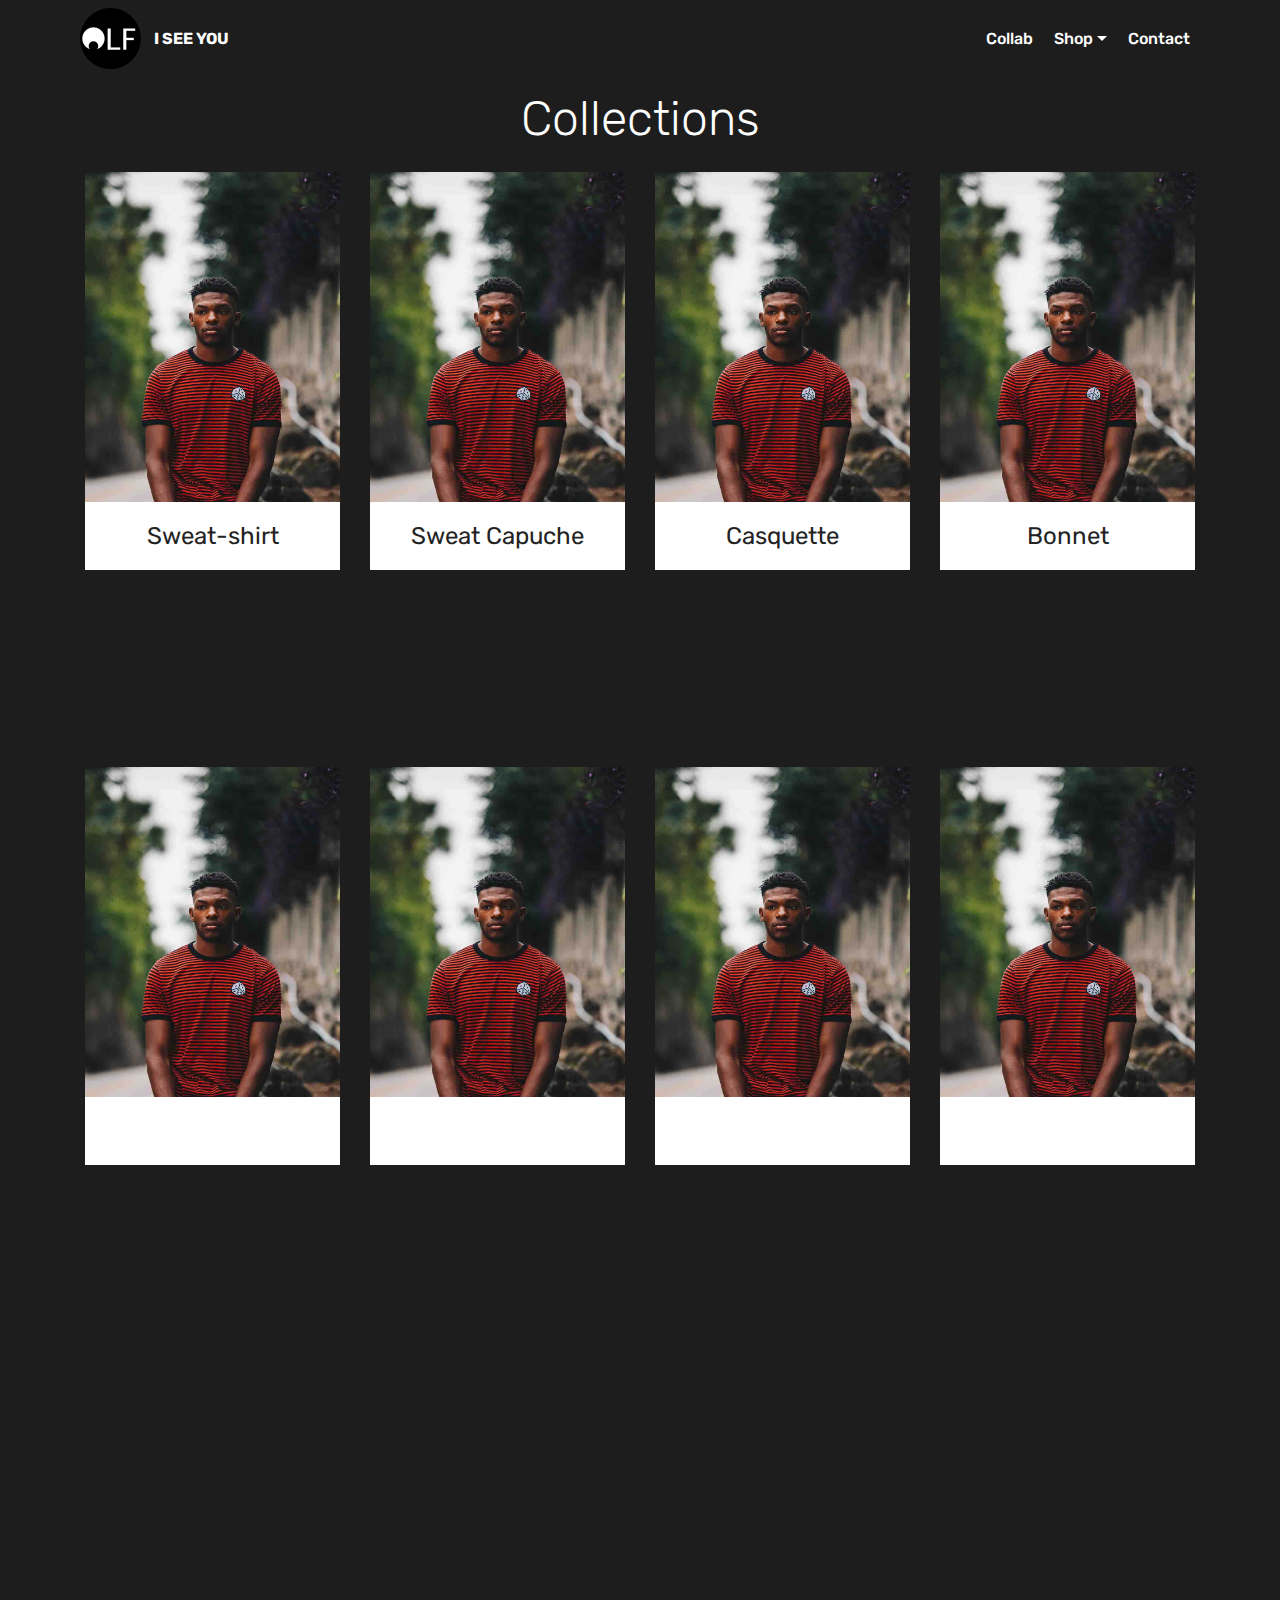
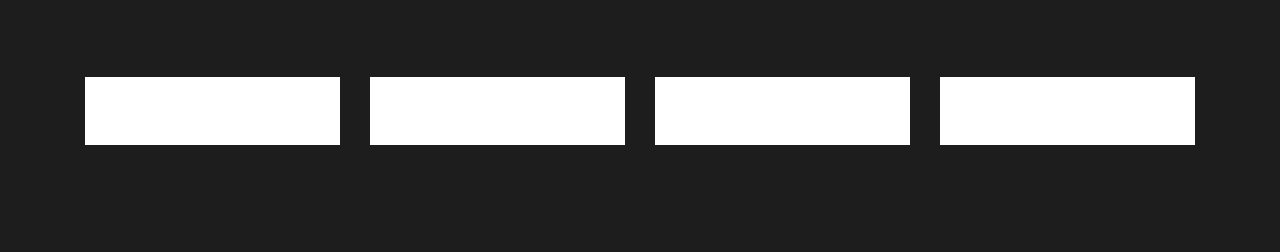
<file: page5.html>
<!DOCTYPE html>
<html >
<head>
  <!-- Site made with Mobirise Website Builder v4.8.6, https://mobirise.com -->
  <meta charset="UTF-8">
  <meta http-equiv="X-UA-Compatible" content="IE=edge">
  <meta name="generator" content="Mobirise v4.8.6, mobirise.com">
  <meta name="viewport" content="width=device-width, initial-scale=1, minimum-scale=1">
  <link rel="shortcut icon" href="assets/images/sans-titre-1-122x122.png" type="image/x-icon">
  <meta name="description" content="Web Page Maker Description">
  <title>All</title>
  <link rel="stylesheet" href="assets/web/assets/mobirise-icons/mobirise-icons.css">
  <link rel="stylesheet" href="assets/tether/tether.min.css">
  <link rel="stylesheet" href="assets/bootstrap/css/bootstrap.min.css">
  <link rel="stylesheet" href="assets/bootstrap/css/bootstrap-grid.min.css">
  <link rel="stylesheet" href="assets/bootstrap/css/bootstrap-reboot.min.css">
  <link rel="stylesheet" href="assets/socicon/css/styles.css">
  <link rel="stylesheet" href="assets/animatecss/animate.min.css">
  <link rel="stylesheet" href="assets/dropdown/css/style.css">
  <link rel="stylesheet" href="assets/theme/css/style.css">
  <link href="assets/fonts/style.css" rel="stylesheet">
  <link rel="stylesheet" href="assets/mobirise/css/mbr-additional.css" type="text/css">
  
  
  
</head>
<body>
  <section class="menu cid-r8fzeCPRe4" once="menu" id="menu1-o">

    

    <nav class="navbar navbar-expand beta-menu navbar-dropdown align-items-center navbar-fixed-top navbar-toggleable-sm">
        <button class="navbar-toggler navbar-toggler-right" type="button" data-toggle="collapse" data-target="#navbarSupportedContent" aria-controls="navbarSupportedContent" aria-expanded="false" aria-label="Toggle navigation">
            <div class="hamburger">
                <span></span>
                <span></span>
                <span></span>
                <span></span>
            </div>
        </button>
        <div class="menu-logo">
            <div class="navbar-brand">
                <span class="navbar-logo">
                    <a href="page5.html">
                         <img src="assets/images/sans-titre-1-122x122.png" alt="Mobirise" title="" style="height: 3.8rem;">
                    </a>
                </span>
                <span class="navbar-caption-wrap"><a class="navbar-caption text-white display-4" href="index.html">
                        I SEE YOU&nbsp;</a></span>
            </div>
        </div>
        <div class="collapse navbar-collapse" id="navbarSupportedContent">
            <ul class="navbar-nav nav-dropdown nav-right" data-app-modern-menu="true"><li class="nav-item dropdown">
                    <a class="nav-link link text-white display-4" href="page1.html">Collab</a>
                </li><li class="nav-item dropdown open"><a class="nav-link link text-white dropdown-toggle display-4" href="https://mobirise.co" data-toggle="dropdown-submenu" aria-expanded="true">Shop<br></a><div class="dropdown-menu"><a class="text-white dropdown-item display-4" href="page5.html">All</a><a class="text-white dropdown-item display-4" href="page3.html" aria-expanded="false">Hoodies</a><a class="text-white dropdown-item display-4" href="page3.html" aria-expanded="false">Shirts</a><a class="text-white dropdown-item display-4" href="page4.html" aria-expanded="false">Accessoires</a></div></li><li class="nav-item"><a class="nav-link link text-white display-4" href="page6.html">Contact</a></li></ul>
            
        </div>
    </nav>
</section>

<section class="engine"><a href="https://mobirise.info/s">free bootstrap themes</a></section><section class="features16 cid-r8g0roxihD" id="features16-t">
    
    
    
    <div class="container align-center">
        <h2 class="pb-3 mbr-fonts-style mbr-section-title display-2">
            Collections</h2>
        
        <div class="row media-row">
            
        <div class="team-item col-lg-3 col-md-6">
                <div class="item-image">
                    <a href="page7.html"><img src="assets/images/face622.jpg" alt="" title=""></a>
                </div>
                <div class="item-caption py-3">
                    <div class="item-name px-2">
                        <p class="mbr-fonts-style display-5">
                           Sweat-shirt</p>
                    </div>
                    
                    
                </div>
            </div><div class="team-item col-lg-3 col-md-6">
                <div class="item-image">
                    <img src="assets/images/face623.jpg">
                </div>
                <div class="item-caption py-3">
                    <div class="item-name px-2">
                        <p class="mbr-fonts-style display-5">Sweat Capuche</p>
                    </div>
                    
                    
                </div>
            </div><div class="team-item col-lg-3 col-md-6">
                <div class="item-image">
                    <img src="assets/images/face623.jpg">
                </div>
                <div class="item-caption py-3">
                    <div class="item-name px-2">
                        <p class="mbr-fonts-style display-5">
                           Casquette</p>
                    </div>
                    
                    
                </div>
            </div><div class="team-item col-lg-3 col-md-6">
                <div class="item-image">
                    <img src="assets/images/face623.jpg">
                </div>
                <div class="item-caption py-3">
                    <div class="item-name px-2">
                        <p class="mbr-fonts-style display-5">
                           Bonnet                    </p>
                    </div>
                    
                    
                </div>
            </div></div>    
    </div>
</section>

<section class="features16 cid-r8g0PLSD7p" id="features16-u">
    
    
    
    <div class="container align-center">
        
        
        <div class="row media-row">
            
        <div class="team-item col-lg-3 col-md-6">
                <div class="item-image">
                    <img src="assets/images/face6.jpg">
                </div>
                <div class="item-caption py-3">
                    <div class="item-name px-2">
                        <p class="mbr-fonts-style display-5">
                           John Smith
                        </p>
                    </div>
                    
                    
                </div>
            </div><div class="team-item col-lg-3 col-md-6">
                <div class="item-image">
                    <img src="assets/images/face6.jpg">
                </div>
                <div class="item-caption py-3">
                    <div class="item-name px-2">
                        <p class="mbr-fonts-style display-5">
                           John Smith
                        </p>
                    </div>
                    
                    
                </div>
            </div><div class="team-item col-lg-3 col-md-6">
                <div class="item-image">
                    <img src="assets/images/face6.jpg">
                </div>
                <div class="item-caption py-3">
                    <div class="item-name px-2">
                        <p class="mbr-fonts-style display-5">
                           John Smith
                        </p>
                    </div>
                    
                    
                </div>
            </div><div class="team-item col-lg-3 col-md-6">
                <div class="item-image">
                    <img src="assets/images/face6.jpg">
                </div>
                <div class="item-caption py-3">
                    <div class="item-name px-2">
                        <p class="mbr-fonts-style display-5">
                           John Smith
                        </p>
                    </div>
                    
                    
                </div>
            </div></div>    
    </div>
</section>

<section class="features16 cid-r8g0WRfxQx" id="features16-v">
    
    
    
    <div class="container align-center">
        
        
        <div class="row media-row">
            
        <div class="team-item col-lg-3 col-md-6">
                <div class="item-image">
                    <img src="assets/images/face6.jpg">
                </div>
                <div class="item-caption py-3">
                    <div class="item-name px-2">
                        <p class="mbr-fonts-style display-5">
                           John Smith
                        </p>
                    </div>
                    
                    
                </div>
            </div><div class="team-item col-lg-3 col-md-6">
                <div class="item-image">
                    <img src="assets/images/face6.jpg">
                </div>
                <div class="item-caption py-3">
                    <div class="item-name px-2">
                        <p class="mbr-fonts-style display-5">
                           John Smith
                        </p>
                    </div>
                    
                    
                </div>
            </div><div class="team-item col-lg-3 col-md-6">
                <div class="item-image">
                    <img src="assets/images/face6.jpg">
                </div>
                <div class="item-caption py-3">
                    <div class="item-name px-2">
                        <p class="mbr-fonts-style display-5">
                           John Smith
                        </p>
                    </div>
                    
                    
                </div>
            </div><div class="team-item col-lg-3 col-md-6">
                <div class="item-image">
                    <img src="assets/images/face6.jpg">
                </div>
                <div class="item-caption py-3">
                    <div class="item-name px-2">
                        <p class="mbr-fonts-style display-5">
                           John Smith
                        </p>
                    </div>
                    
                    
                </div>
            </div></div>    
    </div>
</section>


  <script src="assets/web/assets/jquery/jquery.min.js"></script>
  <script src="assets/popper/popper.min.js"></script>
  <script src="assets/tether/tether.min.js"></script>
  <script src="assets/bootstrap/js/bootstrap.min.js"></script>
  <script src="assets/smoothscroll/smooth-scroll.js"></script>
  <script src="assets/touchswipe/jquery.touch-swipe.min.js"></script>
  <script src="assets/viewportchecker/jquery.viewportchecker.js"></script>
  <script src="assets/dropdown/js/script.min.js"></script>
  <script src="assets/theme/js/script.js"></script>
  
  
 <div id="scrollToTop" class="scrollToTop mbr-arrow-up"><a style="text-align: center;"><i></i></a></div>
    <input name="animation" type="hidden">
  </body>
</html>
</file>
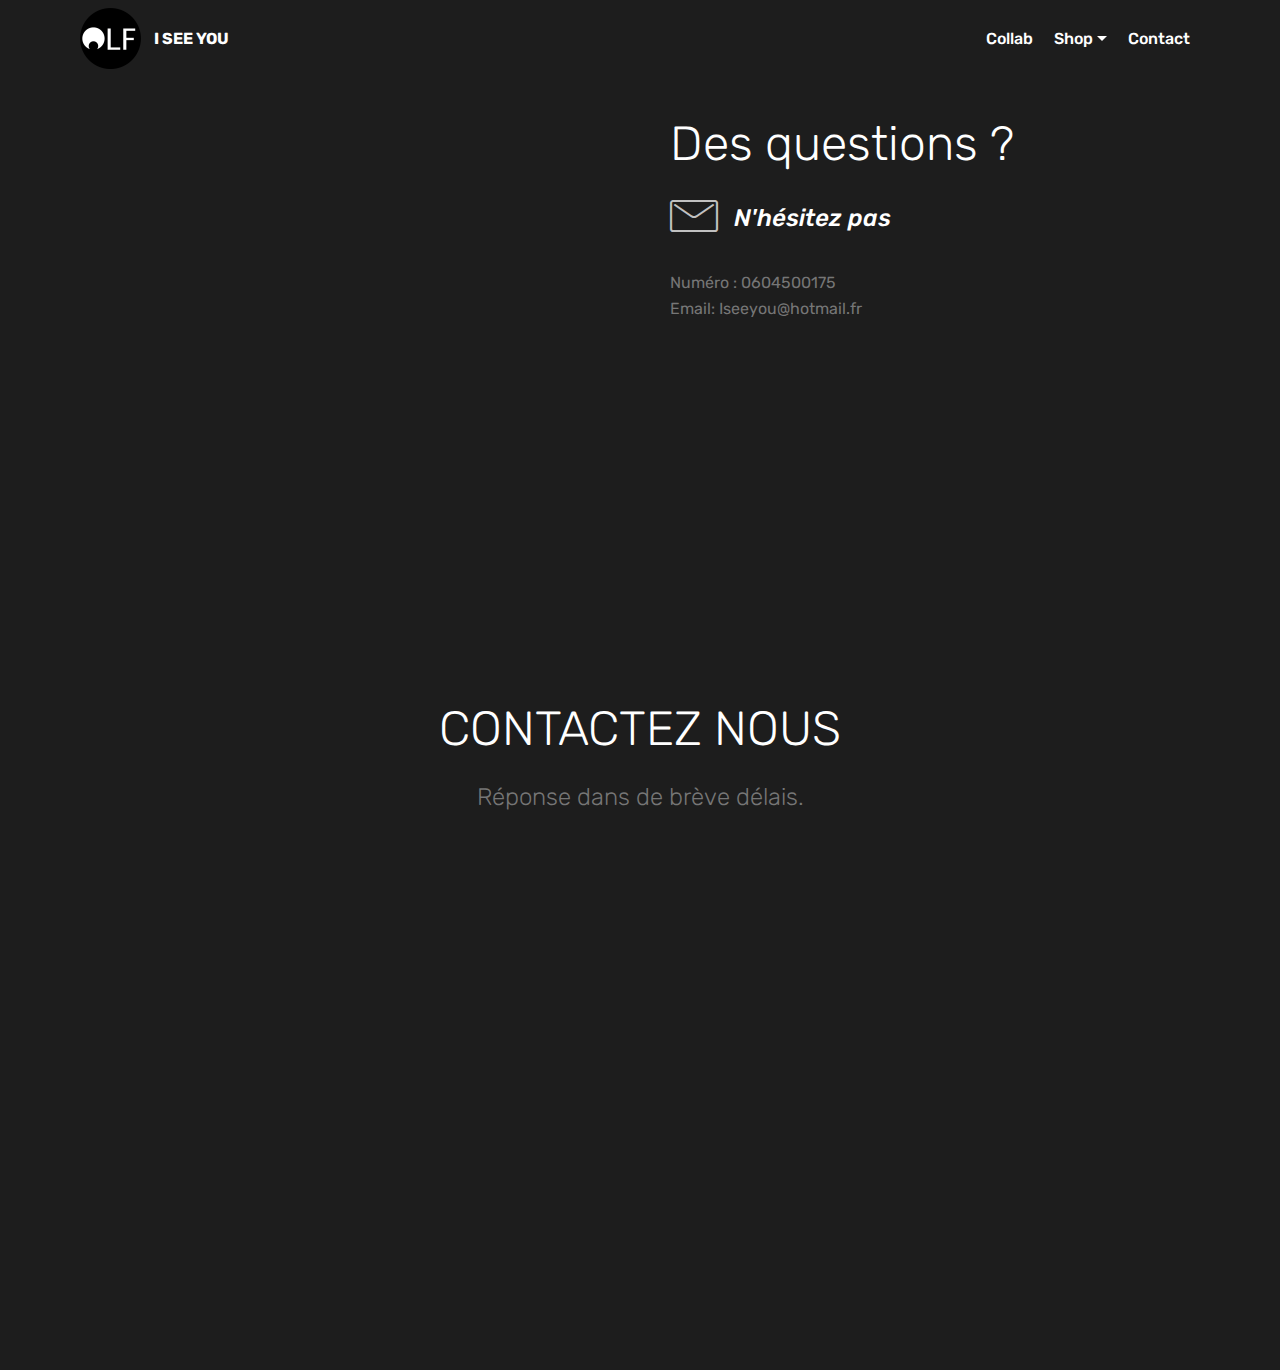
<file: page6.html>
<!DOCTYPE html>
<html >
<head>
  <!-- Site made with Mobirise Website Builder v4.8.6, https://mobirise.com -->
  <meta charset="UTF-8">
  <meta http-equiv="X-UA-Compatible" content="IE=edge">
  <meta name="generator" content="Mobirise v4.8.6, mobirise.com">
  <meta name="viewport" content="width=device-width, initial-scale=1, minimum-scale=1">
  <link rel="shortcut icon" href="assets/images/sans-titre-1-122x122.png" type="image/x-icon">
  <meta name="description" content="Web Builder Description">
  <title>Contact</title>
  <link rel="stylesheet" href="assets/web/assets/mobirise-icons/mobirise-icons.css">
  <link rel="stylesheet" href="assets/tether/tether.min.css">
  <link rel="stylesheet" href="assets/bootstrap/css/bootstrap.min.css">
  <link rel="stylesheet" href="assets/bootstrap/css/bootstrap-grid.min.css">
  <link rel="stylesheet" href="assets/bootstrap/css/bootstrap-reboot.min.css">
  <link rel="stylesheet" href="assets/dropdown/css/style.css">
  <link rel="stylesheet" href="assets/animatecss/animate.min.css">
  <link rel="stylesheet" href="assets/theme/css/style.css">
  <link href="assets/fonts/style.css" rel="stylesheet">
  <link rel="stylesheet" href="assets/mobirise/css/mbr-additional.css" type="text/css">
  
  
  
</head>
<body>
  <section class="menu cid-r8fzeCPRe4" once="menu" id="menu1-q">

    

    <nav class="navbar navbar-expand beta-menu navbar-dropdown align-items-center navbar-fixed-top navbar-toggleable-sm">
        <button class="navbar-toggler navbar-toggler-right" type="button" data-toggle="collapse" data-target="#navbarSupportedContent" aria-controls="navbarSupportedContent" aria-expanded="false" aria-label="Toggle navigation">
            <div class="hamburger">
                <span></span>
                <span></span>
                <span></span>
                <span></span>
            </div>
        </button>
        <div class="menu-logo">
            <div class="navbar-brand">
                <span class="navbar-logo">
                    <a href="index.html">
                         <img src="assets/images/sans-titre-1-122x122.png" alt="Mobirise" title="" style="height: 3.8rem;">
                    </a>
                </span>
                <span class="navbar-caption-wrap"><a class="navbar-caption text-white display-4" href="index.html">
                        I SEE YOU&nbsp;</a></span>
            </div>
        </div>
        <div class="collapse navbar-collapse" id="navbarSupportedContent">
            <ul class="navbar-nav nav-dropdown nav-right" data-app-modern-menu="true"><li class="nav-item dropdown">
                    <a class="nav-link link text-white display-4" href="page1.html">Collab</a>
                </li><li class="nav-item dropdown open"><a class="nav-link link text-white dropdown-toggle display-4" href="https://mobirise.co" data-toggle="dropdown-submenu" aria-expanded="true">Shop<br></a><div class="dropdown-menu"><a class="text-white dropdown-item display-4" href="page5.html">All</a><a class="text-white dropdown-item display-4" href="page3.html" aria-expanded="false">Hoodies</a><a class="text-white dropdown-item display-4" href="page3.html" aria-expanded="false">Shirts</a><a class="text-white dropdown-item display-4" href="page4.html" aria-expanded="false">Accessoires</a></div></li><li class="nav-item"><a class="nav-link link text-white display-4" href="page6.html">Contact</a></li></ul>
            
        </div>
    </nav>
</section>

<section class="engine"><a href="https://mobirise.info/y">html website templates</a></section><section class="mbr-section form4 cid-r8fU0eFQaW" id="form4-r">

    

    
    <div class="container">
        <div class="row">
            <div class="col-md-6">
                <div class="google-map"><iframe frameborder="0" style="border:0" src="https://www.google.com/maps/embed/v1/place?key=AIzaSyA0Dx_boXQiwvdz8sJHoYeZNVTdoWONYkU&amp;q=place_id:ChIJtZOBTqTf80cRzIerRDyMSmM" allowfullscreen=""></iframe></div>
            </div>
            <div class="col-md-6">
                <h2 class="pb-3 align-left mbr-fonts-style display-2">
                    Des questions ?</h2>
                <div>
                    <div class="icon-block pb-3">
                        <span class="icon-block__icon">
                            <span class="mbr-iconfont mbri-letter" style="color: rgb(193, 193, 193); fill: rgb(193, 193, 193);"></span>
                        </span>
                        <h4 class="icon-block__title align-left mbr-fonts-style display-5">
                            N'hésitez pas</h4>
                    </div>
                    <div class="icon-contacts pb-3">
                        <h5 class="align-left mbr-fonts-style display-7"></h5>
                        <p class="mbr-text align-left mbr-fonts-style display-7">
                            Numéro : 0604500175&nbsp;<br>
                            Email: Iseeyou@hotmail.fr                </p>
                    </div>
                </div>
                
            </div>
        </div>
    </div>
</section>

<section class="mbr-section form1 cid-r8fUcspJxD" id="form1-s">

    

    
    <div class="container">
        <div class="row justify-content-center">
            <div class="title col-12 col-lg-8">
                <h2 class="mbr-section-title align-center pb-3 mbr-fonts-style display-2">
                    CONTACTEZ NOUS</h2>
                <h3 class="mbr-section-subtitle align-center mbr-light pb-3 mbr-fonts-style display-5">
                    Réponse dans de brève délais.</h3>
            </div>
        </div>
    </div>
    <div class="container">
        <div class="row justify-content-center">
            <div class="media-container-column col-lg-8" data-form-type="formoid">
                    <div data-form-alert="" hidden="">Thanks for filling out the form!</div>
            
                    <form class="mbr-form" action="https://mobirise.com/" method="post" data-form-title="Mobirise Form"><input type="hidden" name="email" data-form-email="true" value="XZ25nf0FBl79VcpK6yBRvAwLtSp6BUlq6DRnAtfKLAI9onmOwUTaaT6iEMBP0lOuPVke7nk+zLBSmkqc5b9lbA4EzmzVfLexKXKHXsh4jKWwcJW06YF+Mnk6PBK5PMAP">
                        <div class="row row-sm-offset">
                            <div class="col-md-4 multi-horizontal" data-for="name">
                                <div class="form-group">
                                    <label class="form-control-label mbr-fonts-style display-7" for="name-form1-s">Prénom</label>
                                    <input type="text" class="form-control" name="name" data-form-field="Name" required="" id="name-form1-s">
                                </div>
                            </div>
                            <div class="col-md-4 multi-horizontal" data-for="email">
                                <div class="form-group">
                                    <label class="form-control-label mbr-fonts-style display-7" for="email-form1-s">Email</label>
                                    <input type="email" class="form-control" name="email" data-form-field="Email" required="" id="email-form1-s">
                                </div>
                            </div>
                            <div class="col-md-4 multi-horizontal" data-for="phone">
                                <div class="form-group">
                                    <label class="form-control-label mbr-fonts-style display-7" for="phone-form1-s">Numéro</label>
                                    <input type="tel" class="form-control" name="phone" data-form-field="Phone" id="phone-form1-s">
                                </div>
                            </div>
                        </div>
                        <div class="form-group" data-for="message">
                            <label class="form-control-label mbr-fonts-style display-7" for="message-form1-s">Message</label>
                            <textarea type="text" class="form-control" name="message" rows="7" data-form-field="Message" id="message-form1-s"></textarea>
                        </div>
            
                        <span class="input-group-btn"><button href="" type="submit" class="btn btn-primary btn-form display-4">Envoyer</button></span>
                    </form>
            </div>
        </div>
    </div>
</section>


  <script src="assets/web/assets/jquery/jquery.min.js"></script>
  <script src="assets/popper/popper.min.js"></script>
  <script src="assets/tether/tether.min.js"></script>
  <script src="assets/bootstrap/js/bootstrap.min.js"></script>
  <script src="assets/smoothscroll/smooth-scroll.js"></script>
  <script src="assets/dropdown/js/script.min.js"></script>
  <script src="assets/touchswipe/jquery.touch-swipe.min.js"></script>
  <script src="assets/viewportchecker/jquery.viewportchecker.js"></script>
  <script src="assets/theme/js/script.js"></script>
  <script src="assets/formoid/formoid.min.js"></script>
  
  
 <div id="scrollToTop" class="scrollToTop mbr-arrow-up"><a style="text-align: center;"><i></i></a></div>
    <input name="animation" type="hidden">
  </body>
</html>
</file>
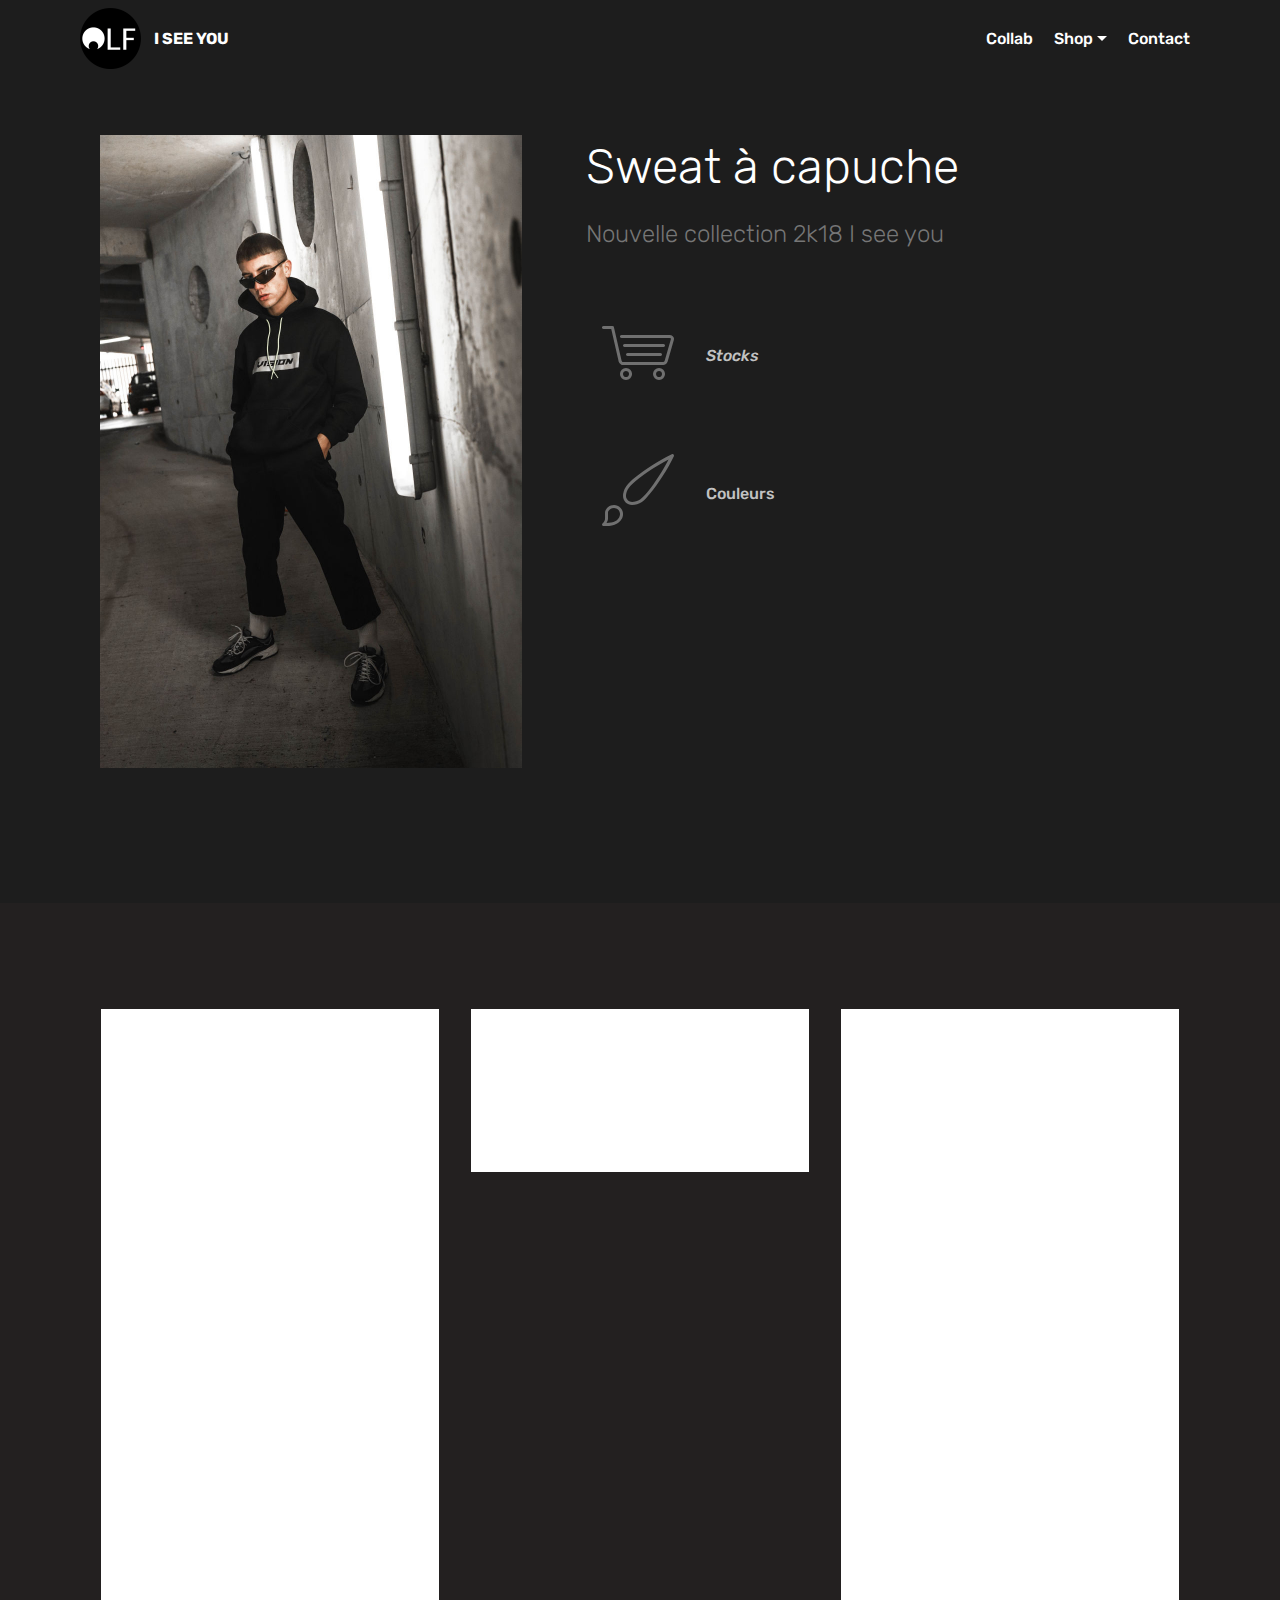
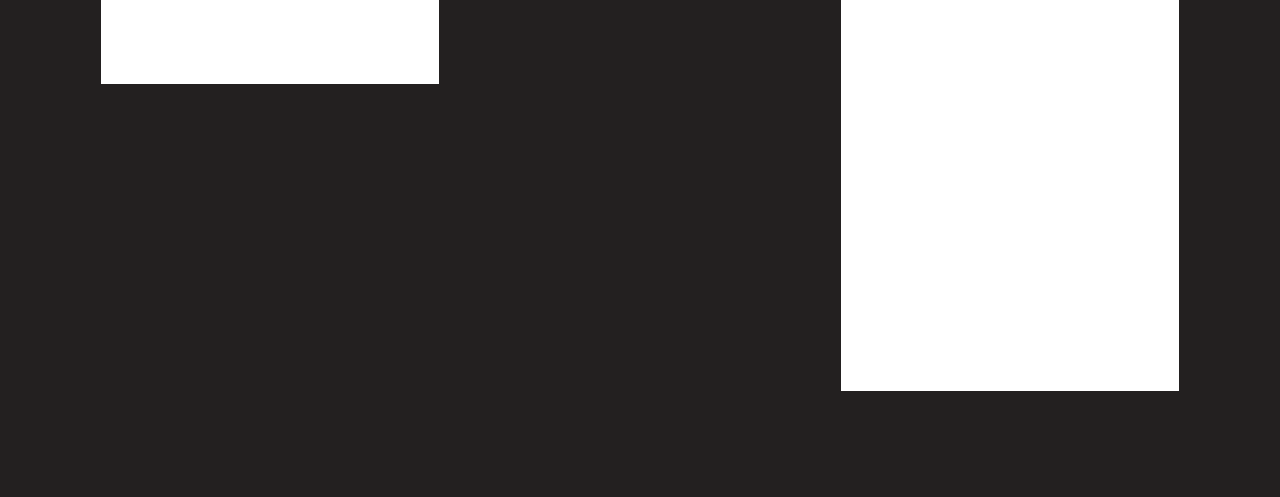
<file: page7.html>
<!DOCTYPE html>
<html >
<head>
  <!-- Site made with Mobirise Website Builder v4.8.6, https://mobirise.com -->
  <meta charset="UTF-8">
  <meta http-equiv="X-UA-Compatible" content="IE=edge">
  <meta name="generator" content="Mobirise v4.8.6, mobirise.com">
  <meta name="viewport" content="width=device-width, initial-scale=1, minimum-scale=1">
  <link rel="shortcut icon" href="assets/images/sans-titre-1-122x122.png" type="image/x-icon">
  <meta name="description" content="Web Site Generator Description">
  <title>Descriptions</title>
  <link rel="stylesheet" href="assets/web/assets/mobirise-icons/mobirise-icons.css">
  <link rel="stylesheet" href="assets/tether/tether.min.css">
  <link rel="stylesheet" href="assets/bootstrap/css/bootstrap.min.css">
  <link rel="stylesheet" href="assets/bootstrap/css/bootstrap-grid.min.css">
  <link rel="stylesheet" href="assets/bootstrap/css/bootstrap-reboot.min.css">
  <link rel="stylesheet" href="assets/dropdown/css/style.css">
  <link rel="stylesheet" href="assets/animatecss/animate.min.css">
  <link rel="stylesheet" href="assets/theme/css/style.css">
  <link href="assets/fonts/style.css" rel="stylesheet">
  <link rel="stylesheet" href="assets/mobirise/css/mbr-additional.css" type="text/css">
  
  
  
</head>
<body>
  <section class="menu cid-r8fzeCPRe4" once="menu" id="menu1-14">

    

    <nav class="navbar navbar-expand beta-menu navbar-dropdown align-items-center navbar-fixed-top navbar-toggleable-sm">
        <button class="navbar-toggler navbar-toggler-right" type="button" data-toggle="collapse" data-target="#navbarSupportedContent" aria-controls="navbarSupportedContent" aria-expanded="false" aria-label="Toggle navigation">
            <div class="hamburger">
                <span></span>
                <span></span>
                <span></span>
                <span></span>
            </div>
        </button>
        <div class="menu-logo">
            <div class="navbar-brand">
                <span class="navbar-logo">
                    <a href="index.html">
                         <img src="assets/images/sans-titre-1-122x122.png" alt="Mobirise" title="" style="height: 3.8rem;">
                    </a>
                </span>
                <span class="navbar-caption-wrap"><a class="navbar-caption text-white display-4" href="index.html">
                        I SEE YOU&nbsp;</a></span>
            </div>
        </div>
        <div class="collapse navbar-collapse" id="navbarSupportedContent">
            <ul class="navbar-nav nav-dropdown nav-right" data-app-modern-menu="true"><li class="nav-item dropdown">
                    <a class="nav-link link text-white display-4" href="page1.html">Collab</a>
                </li><li class="nav-item dropdown open"><a class="nav-link link text-white dropdown-toggle display-4" href="https://mobirise.co" data-toggle="dropdown-submenu" aria-expanded="true">Shop<br></a><div class="dropdown-menu"><a class="text-white dropdown-item display-4" href="page5.html">All</a><a class="text-white dropdown-item display-4" href="page3.html" aria-expanded="false">Hoodies</a><a class="text-white dropdown-item display-4" href="page3.html" aria-expanded="false">Shirts</a><a class="text-white dropdown-item display-4" href="page4.html" aria-expanded="false">Accessoires</a></div></li><li class="nav-item"><a class="nav-link link text-white display-4" href="page6.html">Contact</a></li></ul>
            
        </div>
    </nav>
</section>

<section class="engine"><a href="https://mobirise.info/t">free amp template</a></section><section class="features11 cid-r8g6FefpOw" id="features11-15">

    

    

    <div class="container">   
        <div class="col-md-12">
            <div class="media-container-row">
                <div class="mbr-figure" style="width: 45%;">
                    <img src="assets/images/dorian-hurst-1138906-unsplash-844x1266.jpg" alt="Mobirise" title="">
                </div>
                <div class=" align-left aside-content">
                    <h2 class="mbr-title pt-2 mbr-fonts-style display-2">Sweat à capuche</h2>
                    <div class="mbr-section-text">
                        <p class="mbr-text mb-5 pt-3 mbr-light mbr-fonts-style display-5">Nouvelle collection 2k18 I see you</p>
                    </div>

                    <div class="block-content">
                        <div class="card p-3 pr-3">
                            <div class="media">
                                <div class=" align-self-center card-img pb-3">
                                    <a href="page8.html"><span class="mbr-iconfont mbri-shopping-cart"></span></a>
                                </div>     
                                <div class="media-body">
                                    <h4 class="card-title mbr-fonts-style display-7"><font color="#c1c1c1"><em>Stocks</em></font></h4>
                                </div>
                            </div>                

                            <div class="card-box">
                                <p class="block-text mbr-fonts-style display-7"></p>
                            </div>
                        </div>

                        <div class="card p-3 pr-3">
                            <div class="media">
                                <div class="align-self-center card-img pb-3">
                                    <span class="mbr-iconfont mbri-change-style"></span>
                                </div>     
                                <div class="media-body">
                                    <h4 class="card-title mbr-fonts-style display-7">
                                        Couleurs                              </h4>
                                </div>
                            </div>                

                            <div class="card-box">
                                <p class="block-text mbr-fonts-style display-7"></p>
                            </div>
                        </div>
                    </div>
                </div>
            </div>
        </div> 
    </div>          
</section>

<section class="features4 cid-r9WQH2zO9A" id="features4-19">
    
         

    
    <div class="container">
        <div class="media-container-row">
            <div class="card p-3 col-12 col-md-6 col-lg-4">
                <div class="card-wrapper media-container-row media-container-row">
                    <div class="card-box">
                        <h4 class="card-title pb-3 mbr-fonts-style display-7">
                            Descriptions</h4>
                        <p class="mbr-text mbr-fonts-style display-7">• Sweat capuche imprimé et tricolore
<br>• Cordon de serrage
<br>• Poche ventrale
<br>• Visuel I SEE YOU brodé sur la poitrine et imprimé le long des manches 
<br>• Elastique de maintien à la taille et aux poignets
<br>• Bande brodée et imprimée I SEE YOU le long des manches
<br>• Etiquette I SEE U certifiant l'authenticité<br><br>70% Coton, 30% Polyester 
<br>Lavable en Machine à 30°<br><br>Coupe classique
<br>Ce produit taille normalement
<br>Prenez votre taille habituelle
<br>Taille du mannequin : 1m81
<br>Le modèle présenté est une taille M<br></p>
                    </div>
                </div>
            </div>

            <div class="card p-3 col-12 col-md-6 col-12 col-md-6 col-lg-4">
                <div class="card-wrapper media-container-row">
                    <div class="card-box">
                        <h4 class="card-title pb-3 mbr-fonts-style display-7">Avis<br></h4>
                        <p class="mbr-text mbr-fonts-style display-7">Connectes toi pour être le premier avis !</p>
                    </div>
                </div>
            </div>

            <div class="card p-3 col-12 col-md-6 col-lg-4">
                <div class="card-wrapper media-container-row">
                    <div class="card-box">
                        <h4 class="card-title pb-3 mbr-fonts-style display-7">
                            Livraison</h4>
                        <p class="mbr-text mbr-fonts-style display-7"><br>LES MODES DE LIVRAISON :
<br>
<br>Retrouvez ci-dessous la liste des modes de livraison disponibles pour ce produit *. 
<br>Vous pourrez sélectionner le mode de livraison à l'étape 3 - Livraison, lors du passage de votre commande.
<br>
<br>
<br>En points relais :
<br>
<br>- Retrait en Relais Colis (Livraison 48h via So Colissimo Relais) : Plus de 9000 points relais disponibles sur la France Métropolitaine.
<br>
<br>- Relais Colis EXPRESS (Livraison le lendemain avant 13h par Chronopost Relais).
<br>
<br>A votre domicile ou au travail :
<br>
<br>- Livraison 48h So Colissimo Domicile (La Poste) : Votre colis remis contre signature à votre domicile ou au bureau
<br>
<br>- Livraison EXPRESS Chronopost : Passez commande avant midi et bénéficiez d'une livraison le lendemain avant 13h</p>
                    </div>
                </div>
            </div>

            
        </div>
    </div>
</section>


  <script src="assets/web/assets/jquery/jquery.min.js"></script>
  <script src="assets/popper/popper.min.js"></script>
  <script src="assets/tether/tether.min.js"></script>
  <script src="assets/bootstrap/js/bootstrap.min.js"></script>
  <script src="assets/dropdown/js/script.min.js"></script>
  <script src="assets/touchswipe/jquery.touch-swipe.min.js"></script>
  <script src="assets/viewportchecker/jquery.viewportchecker.js"></script>
  <script src="assets/smoothscroll/smooth-scroll.js"></script>
  <script src="assets/theme/js/script.js"></script>
  
  
 <div id="scrollToTop" class="scrollToTop mbr-arrow-up"><a style="text-align: center;"><i></i></a></div>
    <input name="animation" type="hidden">
  </body>
</html>
</file>
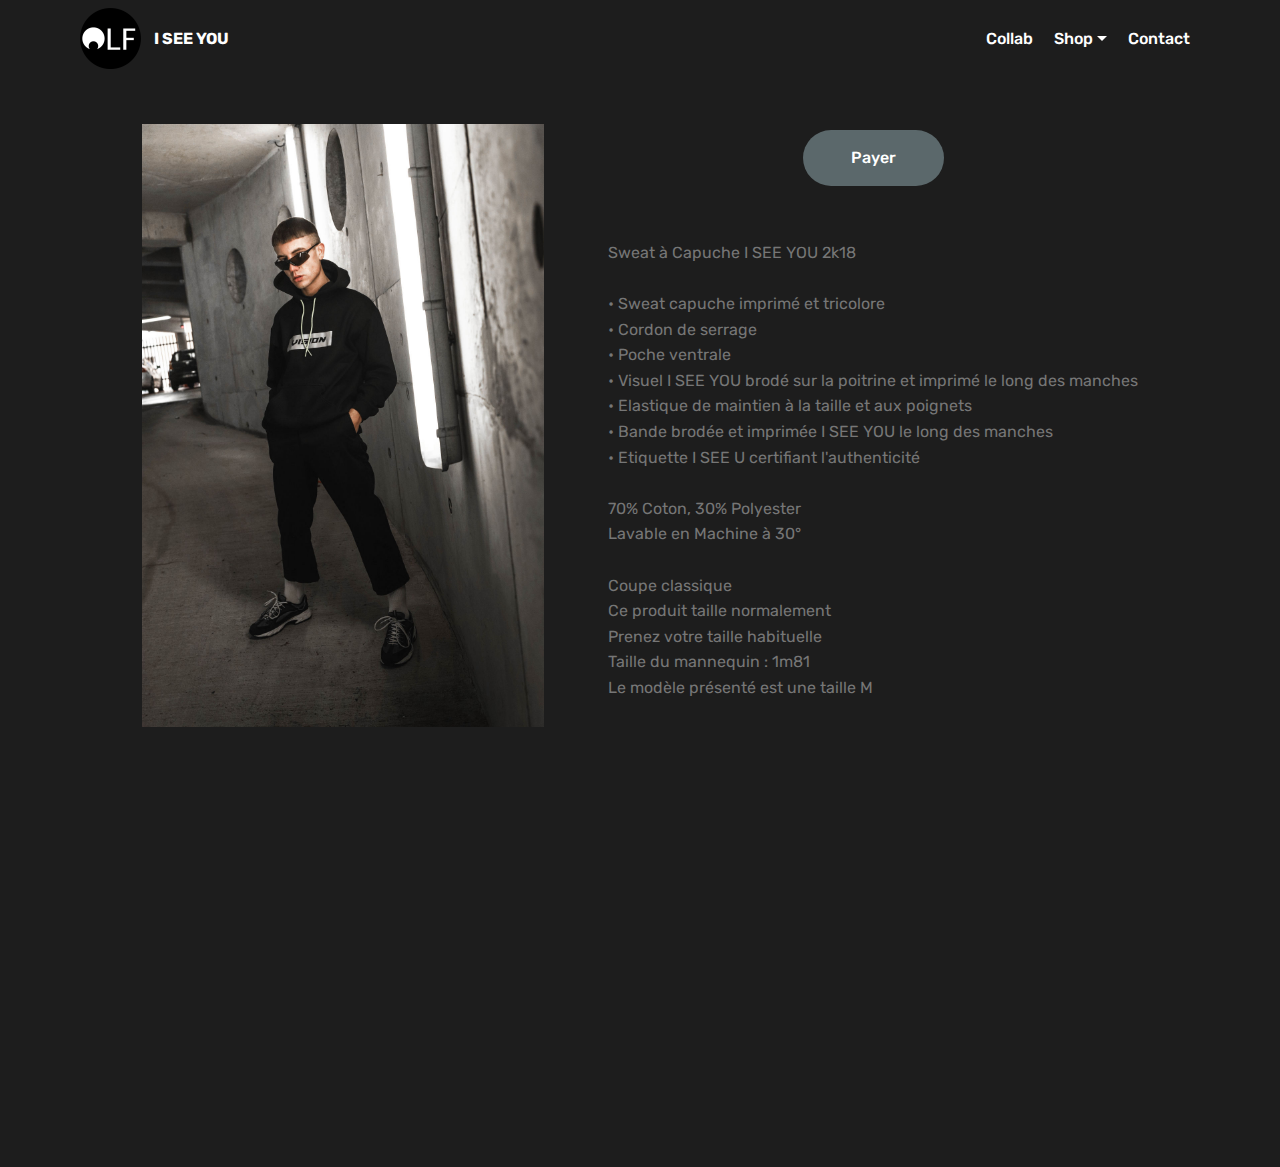
<file: page8.html>
<!DOCTYPE html>
<html >
<head>
  <!-- Site made with Mobirise Website Builder v4.8.6, https://mobirise.com -->
  <meta charset="UTF-8">
  <meta http-equiv="X-UA-Compatible" content="IE=edge">
  <meta name="generator" content="Mobirise v4.8.6, mobirise.com">
  <meta name="viewport" content="width=device-width, initial-scale=1, minimum-scale=1">
  <link rel="shortcut icon" href="assets/images/sans-titre-1-122x122.png" type="image/x-icon">
  <meta name="description" content="Web Page Builder Description">
  <title>Panier</title>
  <link rel="stylesheet" href="assets/web/assets/mobirise-icons/mobirise-icons.css">
  <link rel="stylesheet" href="assets/tether/tether.min.css">
  <link rel="stylesheet" href="assets/bootstrap/css/bootstrap.min.css">
  <link rel="stylesheet" href="assets/bootstrap/css/bootstrap-grid.min.css">
  <link rel="stylesheet" href="assets/bootstrap/css/bootstrap-reboot.min.css">
  <link rel="stylesheet" href="assets/dropdown/css/style.css">
  <link rel="stylesheet" href="assets/animatecss/animate.min.css">
  <link rel="stylesheet" href="assets/theme/css/style.css">
  <link href="assets/fonts/style.css" rel="stylesheet">
  <link rel="stylesheet" href="assets/mobirise/css/mbr-additional.css" type="text/css">
  
  
  
</head>
<body>
  <section class="menu cid-r8fzeCPRe4" once="menu" id="menu1-1a">

    

    <nav class="navbar navbar-expand beta-menu navbar-dropdown align-items-center navbar-fixed-top navbar-toggleable-sm">
        <button class="navbar-toggler navbar-toggler-right" type="button" data-toggle="collapse" data-target="#navbarSupportedContent" aria-controls="navbarSupportedContent" aria-expanded="false" aria-label="Toggle navigation">
            <div class="hamburger">
                <span></span>
                <span></span>
                <span></span>
                <span></span>
            </div>
        </button>
        <div class="menu-logo">
            <div class="navbar-brand">
                <span class="navbar-logo">
                    <a href="index.html">
                         <img src="assets/images/sans-titre-1-122x122.png" alt="Mobirise" title="" style="height: 3.8rem;">
                    </a>
                </span>
                <span class="navbar-caption-wrap"><a class="navbar-caption text-white display-4" href="index.html">
                        I SEE YOU&nbsp;</a></span>
            </div>
        </div>
        <div class="collapse navbar-collapse" id="navbarSupportedContent">
            <ul class="navbar-nav nav-dropdown nav-right" data-app-modern-menu="true"><li class="nav-item dropdown">
                    <a class="nav-link link text-white display-4" href="page1.html">Collab</a>
                </li><li class="nav-item dropdown open"><a class="nav-link link text-white dropdown-toggle display-4" href="https://mobirise.co" data-toggle="dropdown-submenu" aria-expanded="true">Shop<br></a><div class="dropdown-menu"><a class="text-white dropdown-item display-4" href="page5.html">All</a><a class="text-white dropdown-item display-4" href="page3.html" aria-expanded="false">Hoodies</a><a class="text-white dropdown-item display-4" href="page3.html" aria-expanded="false">Shirts</a><a class="text-white dropdown-item display-4" href="page4.html" aria-expanded="false">Accessoires</a></div></li><li class="nav-item"><a class="nav-link link text-white display-4" href="page6.html">Contact</a></li></ul>
            
        </div>
    </nav>
</section>

<section class="engine"><a href="https://mobirise.info/z">best free css templates</a></section><section class="tabs4 cid-r9WW8ntwaE" id="tabs4-1g">

    

    

    <div class="container">
        
        

        <div class="media-container-row mt-5 pt-3">
            <div class="mbr-figure" style="width: 42%;">
                <img src="assets/images/dorian-hurst-1138906-unsplash-1204x1806.jpg" alt="Mobirise" title="">
            </div>
            <div class="tabs-container">
                <ul class="nav nav-tabs" role="tablist">
                    <li class="nav-item"><a class="nav-link mbr-fonts-style active show display-7" role="tab" data-toggle="tab" href="#tabs4-1g_tab0" aria-selected="true">Payer</a></li>
                    
                    
                    
                    
                    
                </ul>
                <div class="tab-content">
                    <div id="tab1" class="tab-pane in active" role="tabpanel">
                        <div class="row">
                            <div class="col-md-12">
                                <p class="mbr-text py-5 mbr-fonts-style display-7">Sweat à Capuche I SEE YOU 2k18<br><br>• Sweat capuche imprimé et tricolore 
<br>• Cordon de serrage 
<br>• Poche ventrale 
<br>• Visuel I SEE YOU brodé sur la poitrine et imprimé le long des manches 
<br>• Elastique de maintien à la taille et aux poignets 
<br>• Bande brodée et imprimée I SEE YOU le long des manches 
<br>• Etiquette I SEE U certifiant l'authenticité
<br>
<br>70% Coton, 30% Polyester 
<br>Lavable en Machine à 30°
<br>
<br>Coupe classique 
<br>Ce produit taille normalement 
<br>Prenez votre taille habituelle 
<br>Taille du mannequin : 1m81 
<br>Le modèle présenté est une taille M</p>
                            </div>
                        </div>
                    </div>
                    <div id="tab2" class="tab-pane" role="tabpanel">
                        <div class="row">
                            <div class="col-md-12">
                                <p class="mbr-text py-5 mbr-fonts-style display-7">
                                    Sweat Capuche I see You Hiver 2k18</p>
                            </div>
                        </div>
                    </div>
                    <div id="tab3" class="tab-pane" role="tabpanel">
                        <div class="row">
                            <div class="col-md-12">
                                <p class="mbr-text py-5 mbr-fonts-style display-7">
                                    Choose from the large selection of latest pre-made blocks - full-screen intro, bootstrap carousel, content slider, responsive image gallery with lightbox, parallax scrolling, video backgrounds, hamburger menu, sticky header and more.
                                </p>
                            </div>
                        </div>
                    </div>
                    <div id="tab4" class="tab-pane" role="tabpanel">
                        <div class="row">
                            <div class="col-md-12">
                                <p class="mbr-text py-5 mbr-fonts-style display-7">
                                    Sites made with Mobirise are 100% mobile-friendly according the latest Google Test and Google loves those websites (officially)!
                                </p>
                            </div>
                        </div>
                    </div>
                    <div id="tab5" class="tab-pane" role="tabpanel">
                        <div class="row">
                            <div class="col-md-12">
                                <p class="mbr-text py-5 mbr-fonts-style display-7">
                                    Mobirise themes are based on Bootstrap 3 and Bootstrap 4 - most powerful mobile first framework. Now, even if you're not code-savvy, you can be a part of an exciting growing bootstrap community.
                                </p>
                            </div>
                        </div>
                    </div>
                    <div id="tab6" class="tab-pane" role="tabpanel">
                        <div class="row">
                            <div class="col-md-12">
                                <p class="mbr-text py-5 mbr-fonts-style display-7">
                                    Choose from the large selection of latest pre-made blocks - full-screen intro, bootstrap carousel, content slider, responsive image gallery with lightbox, parallax scrolling, video backgrounds, hamburger menu, sticky header and more.
                                </p>
                            </div>
                        </div>
                    </div>
                </div>
            </div>
        </div>
    </div>
</section>

<section class="mbr-section form3 cid-r9WWaVohQg" id="form3-1h">

    

    

    <div class="container">
        <div class="row justify-content-center">
            <div class="title col-12 col-lg-8">
                
                <h3 class="mbr-section-subtitle align-center pb-5 mbr-light mbr-fonts-style display-5">
                    Inscrit toi pour des cadeaux&nbsp;</h3>
            </div>
        </div>

        <div class="row py-2 justify-content-center">
            <div class="col-12 col-lg-6  col-md-8 " data-form-type="formoid">
                <div data-form-alert="" hidden="">
                        Thanks for filling out the form!
                </div>
                <form class="mbr-form" action="https://mobirise.com/" method="post" data-form-title="Mobirise Form"><input type="hidden" name="email" data-form-email="true" value="Ndprd9adaZMt24fyvQN1yCJOq2mBZODsYrGpF5LSm5nD9MtAgjcW21Bskiuwj27Ucrt4MJQw7n3jb+3sv//wl2XxBtSMvuyYcO5dJkMwsnMwa2jcVSq+LqZ/SLfR2F4Z">
                    <div class="mbr-subscribe input-group">
                        <input class="form-control" type="email" name="email" placeholder="Email" data-form-field="Email" required="" id="email-form3-1h">
                        <span class="input-group-btn">
                            <button href="" type="submit" class="btn btn-primary  display-4">SUBSCRIBE</button>
                        </span>
                    </div>
                </form>
            </div>
        </div>
    </div>
</section>


  <script src="assets/web/assets/jquery/jquery.min.js"></script>
  <script src="assets/popper/popper.min.js"></script>
  <script src="assets/tether/tether.min.js"></script>
  <script src="assets/bootstrap/js/bootstrap.min.js"></script>
  <script src="assets/smoothscroll/smooth-scroll.js"></script>
  <script src="assets/dropdown/js/script.min.js"></script>
  <script src="assets/touchswipe/jquery.touch-swipe.min.js"></script>
  <script src="assets/viewportchecker/jquery.viewportchecker.js"></script>
  <script src="assets/mbr-tabs/mbr-tabs.js"></script>
  <script src="assets/theme/js/script.js"></script>
  <script src="assets/formoid/formoid.min.js"></script>
  
  
 <div id="scrollToTop" class="scrollToTop mbr-arrow-up"><a style="text-align: center;"><i></i></a></div>
    <input name="animation" type="hidden">
  </body>
</html>
</file>
<file: assets/web/assets/mobirise-icons/mobirise-icons.css>
@font-face {
  font-family: 'MobiriseIcons';
  src:  url('mobirise-icons.eot?spat4u');
  src:  url('mobirise-icons.eot?spat4u#iefix') format('embedded-opentype'),
    url('mobirise-icons.ttf?spat4u') format('truetype'),
    url('mobirise-icons.woff?spat4u') format('woff'),
    url('mobirise-icons.svg?spat4u#MobiriseIcons') format('svg');
  font-weight: normal;
  font-style: normal;
}

[class^="mbri-"], [class*=" mbri-"] {
  /* use !important to prevent issues with browser extensions that change fonts */
  font-family: MobiriseIcons !important;
  speak: none;
  font-style: normal;
  font-weight: normal;
  font-variant: normal;
  text-transform: none;
  line-height: 1;

  /* Better Font Rendering =========== */
  -webkit-font-smoothing: antialiased;
  -moz-osx-font-smoothing: grayscale;
}

.mbri-add-submenu:before {
  content: "\e900";
}
.mbri-alert:before {
  content: "\e901";
}
.mbri-align-center:before {
  content: "\e902";
}
.mbri-align-justify:before {
  content: "\e903";
}
.mbri-align-left:before {
  content: "\e904";
}
.mbri-align-right:before {
  content: "\e905";
}
.mbri-android:before {
  content: "\e906";
}
.mbri-apple:before {
  content: "\e907";
}
.mbri-arrow-down:before {
  content: "\e908";
}
.mbri-arrow-next:before {
  content: "\e909";
}
.mbri-arrow-prev:before {
  content: "\e90a";
}
.mbri-arrow-up:before {
  content: "\e90b";
}
.mbri-bold:before {
  content: "\e90c";
}
.mbri-bookmark:before {
  content: "\e90d";
}
.mbri-bootstrap:before {
  content: "\e90e";
}
.mbri-briefcase:before {
  content: "\e90f";
}
.mbri-browse:before {
  content: "\e910";
}
.mbri-bulleted-list:before {
  content: "\e911";
}
.mbri-calendar:before {
  content: "\e912";
}
.mbri-camera:before {
  content: "\e913";
}
.mbri-cart-add:before {
  content: "\e914";
}
.mbri-cart-full:before {
  content: "\e915";
}
.mbri-cash:before {
  content: "\e916";
}
.mbri-change-style:before {
  content: "\e917";
}
.mbri-chat:before {
  content: "\e918";
}
.mbri-clock:before {
  content: "\e919";
}
.mbri-close:before {
  content: "\e91a";
}
.mbri-cloud:before {
  content: "\e91b";
}
.mbri-code:before {
  content: "\e91c";
}
.mbri-contact-form:before {
  content: "\e91d";
}
.mbri-credit-card:before {
  content: "\e91e";
}
.mbri-cursor-click:before {
  content: "\e91f";
}
.mbri-cust-feedback:before {
  content: "\e920";
}
.mbri-database:before {
  content: "\e921";
}
.mbri-delivery:before {
  content: "\e922";
}
.mbri-desktop:before {
  content: "\e923";
}
.mbri-devices:before {
  content: "\e924";
}
.mbri-down:before {
  content: "\e925";
}
.mbri-download:before {
  content: "\e989";
}
.mbri-drag-n-drop:before {
  content: "\e927";
}
.mbri-drag-n-drop2:before {
  content: "\e928";
}
.mbri-edit:before {
  content: "\e929";
}
.mbri-edit2:before {
  content: "\e92a";
}
.mbri-error:before {
  content: "\e92b";
}
.mbri-extension:before {
  content: "\e92c";
}
.mbri-features:before {
  content: "\e92d";
}
.mbri-file:before {
  content: "\e92e";
}
.mbri-flag:before {
  content: "\e92f";
}
.mbri-folder:before {
  content: "\e930";
}
.mbri-gift:before {
  content: "\e931";
}
.mbri-github:before {
  content: "\e932";
}
.mbri-globe:before {
  content: "\e933";
}
.mbri-globe-2:before {
  content: "\e934";
}
.mbri-growing-chart:before {
  content: "\e935";
}
.mbri-hearth:before {
  content: "\e936";
}
.mbri-help:before {
  content: "\e937";
}
.mbri-home:before {
  content: "\e938";
}
.mbri-hot-cup:before {
  content: "\e939";
}
.mbri-idea:before {
  content: "\e93a";
}
.mbri-image-gallery:before {
  content: "\e93b";
}
.mbri-image-slider:before {
  content: "\e93c";
}
.mbri-info:before {
  content: "\e93d";
}
.mbri-italic:before {
  content: "\e93e";
}
.mbri-key:before {
  content: "\e93f";
}
.mbri-laptop:before {
  content: "\e940";
}
.mbri-layers:before {
  content: "\e941";
}
.mbri-left-right:before {
  content: "\e942";
}
.mbri-left:before {
  content: "\e943";
}
.mbri-letter:before {
  content: "\e944";
}
.mbri-like:before {
  content: "\e945";
}
.mbri-link:before {
  content: "\e946";
}
.mbri-lock:before {
  content: "\e947";
}
.mbri-login:before {
  content: "\e948";
}
.mbri-logout:before {
  content: "\e949";
}
.mbri-magic-stick:before {
  content: "\e94a";
}
.mbri-map-pin:before {
  content: "\e94b";
}
.mbri-menu:before {
  content: "\e94c";
}
.mbri-mobile:before {
  content: "\e94d";
}
.mbri-mobile2:before {
  content: "\e94e";
}
.mbri-mobirise:before {
  content: "\e94f";
}
.mbri-more-horizontal:before {
  content: "\e950";
}
.mbri-more-vertical:before {
  content: "\e951";
}
.mbri-music:before {
  content: "\e952";
}
.mbri-new-file:before {
  content: "\e953";
}
.mbri-numbered-list:before {
  content: "\e954";
}
.mbri-opened-folder:before {
  content: "\e955";
}
.mbri-pages:before {
  content: "\e956";
}
.mbri-paper-plane:before {
  content: "\e957";
}
.mbri-paperclip:before {
  content: "\e958";
}
.mbri-photo:before {
  content: "\e959";
}
.mbri-photos:before {
  content: "\e95a";
}
.mbri-pin:before {
  content: "\e95b";
}
.mbri-play:before {
  content: "\e95c";
}
.mbri-plus:before {
  content: "\e95d";
}
.mbri-preview:before {
  content: "\e95e";
}
.mbri-print:before {
  content: "\e95f";
}
.mbri-protect:before {
  content: "\e960";
}
.mbri-question:before {
  content: "\e961";
}
.mbri-quote-left:before {
  content: "\e962";
}
.mbri-quote-right:before {
  content: "\e963";
}
.mbri-refresh:before {
  content: "\e964";
}
.mbri-responsive:before {
  content: "\e965";
}
.mbri-right:before {
  content: "\e966";
}
.mbri-rocket:before {
  content: "\e967";
}
.mbri-sad-face:before {
  content: "\e968";
}
.mbri-sale:before {
  content: "\e969";
}
.mbri-save:before {
  content: "\e96a";
}
.mbri-search:before {
  content: "\e96b";
}
.mbri-setting:before {
  content: "\e96c";
}
.mbri-setting2:before {
  content: "\e96d";
}
.mbri-setting3:before {
  content: "\e96e";
}
.mbri-share:before {
  content: "\e96f";
}
.mbri-shopping-bag:before {
  content: "\e970";
}
.mbri-shopping-basket:before {
  content: "\e971";
}
.mbri-shopping-cart:before {
  content: "\e972";
}
.mbri-sites:before {
  content: "\e973";
}
.mbri-smile-face:before {
  content: "\e974";
}
.mbri-speed:before {
  content: "\e975";
}
.mbri-star:before {
  content: "\e976";
}
.mbri-success:before {
  content: "\e977";
}
.mbri-sun:before {
  content: "\e978";
}
.mbri-sun2:before {
  content: "\e979";
}
.mbri-tablet:before {
  content: "\e97a";
}
.mbri-tablet-vertical:before {
  content: "\e97b";
}
.mbri-target:before {
  content: "\e97c";
}
.mbri-timer:before {
  content: "\e97d";
}
.mbri-to-ftp:before {
  content: "\e97e";
}
.mbri-to-local-drive:before {
  content: "\e97f";
}
.mbri-touch-swipe:before {
  content: "\e980";
}
.mbri-touch:before {
  content: "\e981";
}
.mbri-trash:before {
  content: "\e982";
}
.mbri-underline:before {
  content: "\e983";
}
.mbri-unlink:before {
  content: "\e984";
}
.mbri-unlock:before {
  content: "\e985";
}
.mbri-up-down:before {
  content: "\e986";
}
.mbri-up:before {
  content: "\e987";
}
.mbri-update:before {
  content: "\e988";
}
.mbri-upload:before {
 content: "\e926"; 
}
.mbri-user:before {
  content: "\e98a";
}
.mbri-user2:before {
  content: "\e98b";
}
.mbri-users:before {
  content: "\e98c";
}
.mbri-video:before {
  content: "\e98d";
}
.mbri-video-play:before {
  content: "\e98e";
}
.mbri-watch:before {
  content: "\e98f";
}
.mbri-website-theme:before {
  content: "\e990";
}
.mbri-wifi:before {
  content: "\e991";
}
.mbri-windows:before {
  content: "\e992";
}
.mbri-zoom-out:before {
  content: "\e993";
}
.mbri-redo:before {
  content: "\e994";
}
.mbri-undo:before {
  content: "\e995";
}
</file>
<file: assets/dropdown/css/style.css>
.navbar-dropdown {
  left: 0;
  padding: 0;
  position: absolute;
  right: 0;
  top: 0;
  transition: all 0.45s ease;
  z-index: 1030;
  background: #282828; }
  .navbar-dropdown .navbar-logo {
    margin-right: 0.8rem;
    transition: margin 0.3s ease-in-out;
    vertical-align: middle; }
    .navbar-dropdown .navbar-logo img {
      height: 3.125rem;
      transition: all 0.3s ease-in-out; }
    .navbar-dropdown .navbar-logo.mbr-iconfont {
      font-size: 3.125rem;
      line-height: 3.125rem; }
  .navbar-dropdown .navbar-caption {
    font-weight: 700;
    white-space: normal;
    vertical-align: -4px;
    line-height: 3.125rem !important; }
    .navbar-dropdown .navbar-caption, .navbar-dropdown .navbar-caption:hover {
      color: inherit;
      text-decoration: none; }
  .navbar-dropdown .mbr-iconfont + .navbar-caption {
    vertical-align: -1px; }
  .navbar-dropdown.navbar-fixed-top {
    position: fixed; }
  .navbar-dropdown .navbar-brand span {
    vertical-align: -4px; }
  .navbar-dropdown.bg-color.transparent {
    background: none; }
  .navbar-dropdown.navbar-short .navbar-brand {
    padding: 0.625rem 0; }
    .navbar-dropdown.navbar-short .navbar-brand span {
      vertical-align: -1px; }
  .navbar-dropdown.navbar-short .navbar-caption {
    line-height: 2.375rem !important;
    vertical-align: -2px; }
  .navbar-dropdown.navbar-short .navbar-logo {
    margin-right: 0.5rem; }
    .navbar-dropdown.navbar-short .navbar-logo img {
      height: 2.375rem; }
    .navbar-dropdown.navbar-short .navbar-logo.mbr-iconfont {
      font-size: 2.375rem;
      line-height: 2.375rem; }
  .navbar-dropdown.navbar-short .mbr-table-cell {
    height: 3.625rem; }
  .navbar-dropdown .navbar-close {
    left: 0.6875rem;
    position: fixed;
    top: 0.75rem;
    z-index: 1000; }
  .navbar-dropdown .hamburger-icon {
    content: "";
    display: inline-block;
    vertical-align: middle;
    width: 16px;
    -webkit-box-shadow: 0 -6px 0 1px #282828,0 0 0 1px #282828,0 6px 0 1px #282828;
    -moz-box-shadow: 0 -6px 0 1px #282828,0 0 0 1px #282828,0 6px 0 1px #282828;
    box-shadow: 0 -6px 0 1px #282828,0 0 0 1px #282828,0 6px 0 1px #282828; }

.dropdown-menu .dropdown-toggle[data-toggle="dropdown-submenu"]::after {
  border-bottom: 0.35em solid transparent;
  border-left: 0.35em solid;
  border-right: 0;
  border-top: 0.35em solid transparent;
  margin-left: 0.3rem; }

.dropdown-menu .dropdown-item:focus {
  outline: 0; }

.nav-dropdown {
  font-size: 0.75rem;
  font-weight: 500;
  height: auto !important; }
  .nav-dropdown .nav-btn {
    padding-left: 1rem; }
  .nav-dropdown .link {
    margin: .667em 1.667em;
    font-weight: 500;
    padding: 0;
    transition: color .2s ease-in-out; }
    .nav-dropdown .link.dropdown-toggle {
      margin-right: 2.583em; }
      .nav-dropdown .link.dropdown-toggle::after {
        margin-left: .25rem;
        border-top: 0.35em solid;
        border-right: 0.35em solid transparent;
        border-left: 0.35em solid transparent;
        border-bottom: 0; }
      .nav-dropdown .link.dropdown-toggle[aria-expanded="true"] {
        margin: 0;
        padding: 0.667em 3.263em  0.667em 1.667em; }
  .nav-dropdown .link::after,
  .nav-dropdown .dropdown-item::after {
    color: inherit; }
  .nav-dropdown .btn {
    font-size: 0.75rem;
    font-weight: 700;
    letter-spacing: 0;
    margin-bottom: 0;
    padding-left: 1.25rem;
    padding-right: 1.25rem; }
  .nav-dropdown .dropdown-menu {
    border-radius: 0;
    border: 0;
    left: 0;
    margin: 0;
    padding-bottom: 1.25rem;
    padding-top: 1.25rem;
    position: relative; }
  .nav-dropdown .dropdown-submenu {
    margin-left: 0.125rem;
    top: 0; }
  .nav-dropdown .dropdown-item {
    font-weight: 500;
    line-height: 2;
    padding: 0.3846em 4.615em 0.3846em 1.5385em;
    position: relative;
    transition: color .2s ease-in-out, background-color .2s ease-in-out; }
    .nav-dropdown .dropdown-item::after {
      margin-top: -0.3077em;
      position: absolute;
      right: 1.1538em;
      top: 50%; }
    .nav-dropdown .dropdown-item:focus, .nav-dropdown .dropdown-item:hover {
      background: none; }

@media (max-width: 767px) {
  .nav-dropdown.navbar-toggleable-sm {
    bottom: 0;
    display: none;
    left: 0;
    overflow-x: hidden;
    position: fixed;
    top: 0;
    transform: translateX(-100%);
    -ms-transform: translateX(-100%);
    -webkit-transform: translateX(-100%);
    width: 18.75rem;
    z-index: 999; } }
.nav-dropdown.navbar-toggleable-xl {
  bottom: 0;
  display: none;
  left: 0;
  overflow-x: hidden;
  position: fixed;
  top: 0;
  transform: translateX(-100%);
  -ms-transform: translateX(-100%);
  -webkit-transform: translateX(-100%);
  width: 18.75rem;
  z-index: 999; }

.nav-dropdown-sm {
  display: block !important;
  overflow-x: hidden;
  overflow: auto;
  padding-top: 3.875rem; }
  .nav-dropdown-sm::after {
    content: "";
    display: block;
    height: 3rem;
    width: 100%; }
  .nav-dropdown-sm.collapse.in ~ .navbar-close {
    display: block !important; }
  .nav-dropdown-sm.collapsing, .nav-dropdown-sm.collapse.in {
    transform: translateX(0);
    -ms-transform: translateX(0);
    -webkit-transform: translateX(0);
    transition: all 0.25s ease-out;
    -webkit-transition: all 0.25s ease-out;
    background: #282828; }
  .nav-dropdown-sm.collapsing[aria-expanded="false"] {
    transform: translateX(-100%);
    -ms-transform: translateX(-100%);
    -webkit-transform: translateX(-100%); }
  .nav-dropdown-sm .nav-item {
    display: block;
    margin-left: 0 !important;
    padding-left: 0; }
  .nav-dropdown-sm .link,
  .nav-dropdown-sm .dropdown-item {
    border-top: 1px dotted rgba(255, 255, 255, 0.1);
    font-size: 0.8125rem;
    line-height: 1.6;
    margin: 0 !important;
    padding: 0.875rem 2.4rem 0.875rem 1.5625rem !important;
    position: relative;
    white-space: normal; }
    .nav-dropdown-sm .link:focus, .nav-dropdown-sm .link:hover,
    .nav-dropdown-sm .dropdown-item:focus,
    .nav-dropdown-sm .dropdown-item:hover {
      background: rgba(0, 0, 0, 0.2) !important;
      color: #c0a375; }
  .nav-dropdown-sm .nav-btn {
    position: relative;
    padding: 1.5625rem 1.5625rem 0 1.5625rem; }
    .nav-dropdown-sm .nav-btn::before {
      border-top: 1px dotted rgba(255, 255, 255, 0.1);
      content: "";
      left: 0;
      position: absolute;
      top: 0;
      width: 100%; }
    .nav-dropdown-sm .nav-btn + .nav-btn {
      padding-top: 0.625rem; }
      .nav-dropdown-sm .nav-btn + .nav-btn::before {
        display: none; }
  .nav-dropdown-sm .btn {
    padding: 0.625rem 0; }
  .nav-dropdown-sm .dropdown-toggle[data-toggle="dropdown-submenu"]::after {
    margin-left: .25rem;
    border-top: 0.35em solid;
    border-right: 0.35em solid transparent;
    border-left: 0.35em solid transparent;
    border-bottom: 0; }
  .nav-dropdown-sm .dropdown-toggle[data-toggle="dropdown-submenu"][aria-expanded="true"]::after {
    border-top: 0;
    border-right: 0.35em solid transparent;
    border-left: 0.35em solid transparent;
    border-bottom: 0.35em solid; }
  .nav-dropdown-sm .dropdown-menu {
    margin: 0;
    padding: 0;
    position: relative;
    top: 0;
    left: 0;
    width: 100%;
    border: 0;
    float: none;
    border-radius: 0;
    background: none; }
  .nav-dropdown-sm .dropdown-submenu {
    left: 100%;
    margin-left: 0.125rem;
    margin-top: -1.25rem;
    top: 0; }

.navbar-toggleable-sm .nav-dropdown .dropdown-menu {
  position: absolute; }

.navbar-toggleable-sm .nav-dropdown .dropdown-submenu {
  left: 100%;
  margin-left: 0.125rem;
  margin-top: -1.25rem;
  top: 0; }

.navbar-toggleable-sm.opened .nav-dropdown .dropdown-menu {
  position: relative; }

.navbar-toggleable-sm.opened .nav-dropdown .dropdown-submenu {
  left: 0;
  margin-left: 00rem;
  margin-top: 0rem;
  top: 0; }

.is-builder .nav-dropdown.collapsing {
  transition: none !important; }

/*# sourceMappingURL=style.css.map */
</file>
<file: assets/socicon/css/styles.css>
@charset "UTF-8";

@font-face {
  font-family: "socicon";
  src:url("../fonts/socicon.eot");
  src:url("../fonts/socicon.eot?#iefix") format("embedded-opentype"),
    url("../fonts/socicon.woff") format("woff"),
    url("../fonts/socicon.ttf") format("truetype"),
    url("../fonts/socicon.svg#socicon") format("svg");
  font-weight: normal;
  font-style: normal;

}

[data-icon]:before {
  font-family: "socicon" !important;
  content: attr(data-icon);
  font-style: normal !important;
  font-weight: normal !important;
  font-variant: normal !important;
  text-transform: none !important;
  speak: none;
  line-height: 1;
  -webkit-font-smoothing: antialiased;
  -moz-osx-font-smoothing: grayscale;
}

[class^="socicon-"]:before,
[class*=" socicon-"]:before {
  font-family: "socicon" !important;
  font-style: normal !important;
  font-weight: normal !important;
  font-variant: normal !important;
  text-transform: none !important;
  speak: none;
  line-height: 1;
  -webkit-font-smoothing: antialiased;
  -moz-osx-font-smoothing: grayscale;
}

.socicon-modelmayhem:before {
  content: "\e000";
}
.socicon-mixcloud:before {
  content: "\e001";
}
.socicon-drupal:before {
  content: "\e002";
}
.socicon-swarm:before {
  content: "\e003";
}
.socicon-istock:before {
  content: "\e004";
}
.socicon-yammer:before {
  content: "\e005";
}
.socicon-ello:before {
  content: "\e006";
}
.socicon-stackoverflow:before {
  content: "\e007";
}
.socicon-persona:before {
  content: "\e008";
}
.socicon-triplej:before {
  content: "\e009";
}
.socicon-houzz:before {
  content: "\e00a";
}
.socicon-rss:before {
  content: "\e00b";
}
.socicon-paypal:before {
  content: "\e00c";
}
.socicon-odnoklassniki:before {
  content: "\e00d";
}
.socicon-airbnb:before {
  content: "\e00e";
}
.socicon-periscope:before {
  content: "\e00f";
}
.socicon-outlook:before {
  content: "\e010";
}
.socicon-coderwall:before {
  content: "\e011";
}
.socicon-tripadvisor:before {
  content: "\e012";
}
.socicon-appnet:before {
  content: "\e013";
}
.socicon-goodreads:before {
  content: "\e014";
}
.socicon-tripit:before {
  content: "\e015";
}
.socicon-lanyrd:before {
  content: "\e016";
}
.socicon-slideshare:before {
  content: "\e017";
}
.socicon-buffer:before {
  content: "\e018";
}
.socicon-disqus:before {
  content: "\e019";
}
.socicon-vkontakte:before {
  content: "\e01a";
}
.socicon-whatsapp:before {
  content: "\e01b";
}
.socicon-patreon:before {
  content: "\e01c";
}
.socicon-storehouse:before {
  content: "\e01d";
}
.socicon-pocket:before {
  content: "\e01e";
}
.socicon-mail:before {
  content: "\e01f";
}
.socicon-blogger:before {
  content: "\e020";
}
.socicon-technorati:before {
  content: "\e021";
}
.socicon-reddit:before {
  content: "\e022";
}
.socicon-dribbble:before {
  content: "\e023";
}
.socicon-stumbleupon:before {
  content: "\e024";
}
.socicon-digg:before {
  content: "\e025";
}
.socicon-envato:before {
  content: "\e026";
}
.socicon-behance:before {
  content: "\e027";
}
.socicon-delicious:before {
  content: "\e028";
}
.socicon-deviantart:before {
  content: "\e029";
}
.socicon-forrst:before {
  content: "\e02a";
}
.socicon-play:before {
  content: "\e02b";
}
.socicon-zerply:before {
  content: "\e02c";
}
.socicon-wikipedia:before {
  content: "\e02d";
}
.socicon-apple:before {
  content: "\e02e";
}
.socicon-flattr:before {
  content: "\e02f";
}
.socicon-github:before {
  content: "\e030";
}
.socicon-renren:before {
  content: "\e031";
}
.socicon-friendfeed:before {
  content: "\e032";
}
.socicon-newsvine:before {
  content: "\e033";
}
.socicon-identica:before {
  content: "\e034";
}
.socicon-bebo:before {
  content: "\e035";
}
.socicon-zynga:before {
  content: "\e036";
}
.socicon-steam:before {
  content: "\e037";
}
.socicon-xbox:before {
  content: "\e038";
}
.socicon-windows:before {
  content: "\e039";
}
.socicon-qq:before {
  content: "\e03a";
}
.socicon-douban:before {
  content: "\e03b";
}
.socicon-meetup:before {
  content: "\e03c";
}
.socicon-playstation:before {
  content: "\e03d";
}
.socicon-android:before {
  content: "\e03e";
}
.socicon-snapchat:before {
  content: "\e03f";
}
.socicon-twitter:before {
  content: "\e040";
}
.socicon-facebook:before {
  content: "\e041";
}
.socicon-googleplus:before {
  content: "\e042";
}
.socicon-pinterest:before {
  content: "\e043";
}
.socicon-foursquare:before {
  content: "\e044";
}
.socicon-yahoo:before {
  content: "\e045";
}
.socicon-skype:before {
  content: "\e046";
}
.socicon-yelp:before {
  content: "\e047";
}
.socicon-feedburner:before {
  content: "\e048";
}
.socicon-linkedin:before {
  content: "\e049";
}
.socicon-viadeo:before {
  content: "\e04a";
}
.socicon-xing:before {
  content: "\e04b";
}
.socicon-myspace:before {
  content: "\e04c";
}
.socicon-soundcloud:before {
  content: "\e04d";
}
.socicon-spotify:before {
  content: "\e04e";
}
.socicon-grooveshark:before {
  content: "\e04f";
}
.socicon-lastfm:before {
  content: "\e050";
}
.socicon-youtube:before {
  content: "\e051";
}
.socicon-vimeo:before {
  content: "\e052";
}
.socicon-dailymotion:before {
  content: "\e053";
}
.socicon-vine:before {
  content: "\e054";
}
.socicon-flickr:before {
  content: "\e055";
}
.socicon-500px:before {
  content: "\e056";
}
.socicon-wordpress:before {
  content: "\e058";
}
.socicon-tumblr:before {
  content: "\e059";
}
.socicon-twitch:before {
  content: "\e05a";
}
.socicon-8tracks:before {
  content: "\e05b";
}
.socicon-amazon:before {
  content: "\e05c";
}
.socicon-icq:before {
  content: "\e05d";
}
.socicon-smugmug:before {
  content: "\e05e";
}
.socicon-ravelry:before {
  content: "\e05f";
}
.socicon-weibo:before {
  content: "\e060";
}
.socicon-baidu:before {
  content: "\e061";
}
.socicon-angellist:before {
  content: "\e062";
}
.socicon-ebay:before {
  content: "\e063";
}
.socicon-imdb:before {
  content: "\e064";
}
.socicon-stayfriends:before {
  content: "\e065";
}
.socicon-residentadvisor:before {
  content: "\e066";
}
.socicon-google:before {
  content: "\e067";
}
.socicon-yandex:before {
  content: "\e068";
}
.socicon-sharethis:before {
  content: "\e069";
}
.socicon-bandcamp:before {
  content: "\e06a";
}
.socicon-itunes:before {
  content: "\e06b";
}
.socicon-deezer:before {
  content: "\e06c";
}
.socicon-telegram:before {
  content: "\e06e";
}
.socicon-openid:before {
  content: "\e06f";
}
.socicon-amplement:before {
  content: "\e070";
}
.socicon-viber:before {
  content: "\e071";
}
.socicon-zomato:before {
  content: "\e072";
}
.socicon-draugiem:before {
  content: "\e074";
}
.socicon-endomodo:before {
  content: "\e075";
}
.socicon-filmweb:before {
  content: "\e076";
}
.socicon-stackexchange:before {
  content: "\e077";
}
.socicon-wykop:before {
  content: "\e078";
}
.socicon-teamspeak:before {
  content: "\e079";
}
.socicon-teamviewer:before {
  content: "\e07a";
}
.socicon-ventrilo:before {
  content: "\e07b";
}
.socicon-younow:before {
  content: "\e07c";
}
.socicon-raidcall:before {
  content: "\e07d";
}
.socicon-mumble:before {
  content: "\e07e";
}
.socicon-medium:before {
  content: "\e06d";
}
.socicon-bebee:before {
  content: "\e07f";
}
.socicon-hitbox:before {
  content: "\e080";
}
.socicon-reverbnation:before {
  content: "\e081";
}
.socicon-formulr:before {
  content: "\e082";
}
.socicon-instagram:before {
  content: "\e057";
}
.socicon-battlenet:before {
  content: "\e083";
}
.socicon-chrome:before {
  content: "\e084";
}
.socicon-discord:before {
  content: "\e086";
}
.socicon-issuu:before {
  content: "\e087";
}
.socicon-macos:before {
  content: "\e088";
}
.socicon-firefox:before {
  content: "\e089";
}
.socicon-opera:before {
  content: "\e08d";
}
.socicon-keybase:before {
  content: "\e090";
}
.socicon-alliance:before {
  content: "\e091";
}
.socicon-livejournal:before {
  content: "\e092";
}
.socicon-googlephotos:before {
  content: "\e093";
}
.socicon-horde:before {
  content: "\e094";
}
.socicon-etsy:before {
  content: "\e095";
}
.socicon-zapier:before {
  content: "\e096";
}
.socicon-google-scholar:before {
  content: "\e097";
}
.socicon-researchgate:before {
  content: "\e098";
}
.socicon-wechat:before {
  content: "\e099";
}
.socicon-strava:before {
  content: "\e09a";
}
.socicon-line:before {
  content: "\e09b";
}
.socicon-lyft:before {
  content: "\e09c";
}
.socicon-uber:before {
  content: "\e09d";
}
.socicon-songkick:before {
  content: "\e09e";
}
.socicon-viewbug:before {
  content: "\e09f";
}
.socicon-googlegroups:before {
  content: "\e0a0";
}
.socicon-quora:before {
  content: "\e073";
}
.socicon-diablo:before {
  content: "\e085";
}
.socicon-blizzard:before {
  content: "\e0a1";
}
.socicon-hearthstone:before {
  content: "\e08b";
}
.socicon-heroes:before {
  content: "\e08a";
}
.socicon-overwatch:before {
  content: "\e08c";
}
.socicon-warcraft:before {
  content: "\e08e";
}
.socicon-starcraft:before {
  content: "\e08f";
}
.socicon-beam:before {
  content: "\e0a2";
}
.socicon-curse:before {
  content: "\e0a3";
}
.socicon-player:before {
  content: "\e0a4";
}
.socicon-streamjar:before {
  content: "\e0a5";
}
.socicon-nintendo:before {
  content: "\e0a6";
}
.socicon-hellocoton:before {
  content: "\e0a7";
}
</file>
<file: assets/theme/css/style.css>
/*!
 * Mobirise v4 theme (https://mobirise.com/)
 * Copyright 2017 Mobirise
 */section{background-color:#eeeeee}section,.container,.container-fluid{position:relative;word-wrap:break-word}a.mbr-iconfont:hover{text-decoration:none}.article .lead p,.article .lead ul,.article .lead ol,.article .lead pre,.article .lead blockquote{margin-bottom:0}a{font-style:normal;font-weight:400;cursor:pointer}a,a:hover{text-decoration:none}figure{margin-bottom:0}body{color:#232323}h1,h2,h3,h4,h5,h6,.h1,.h2,.h3,.h4,.h5,.h6,.display-1,.display-2,.display-3,.display-4{line-height:1;word-break:break-word;word-wrap:break-word}b,strong{font-weight:bold}blockquote{padding:10px 0 10px 20px;position:relative;border-left:2px solid;border-color:#ff3366}input:-webkit-autofill,input:-webkit-autofill:hover,input:-webkit-autofill:focus,input:-webkit-autofill:active{transition-delay:9999s;transition-property:background-color, color}textarea[type="hidden"]{display:none}body{position:relative}section{background-position:50% 50%;background-repeat:no-repeat;background-size:cover}section .mbr-background-video,section .mbr-background-video-preview{position:absolute;bottom:0;left:0;right:0;top:0}.hidden{visibility:hidden}.mbr-z-index20{z-index:20}/*! Base colors */.mbr-white{color:#ffffff}.mbr-black{color:#000000}.mbr-bg-white{background-color:#ffffff}.mbr-bg-black{background-color:#000000}/*! Text-aligns */.align-left{text-align:left}.align-center{text-align:center}.align-right{text-align:right}@media (max-width: 767px){.align-left,.align-center,.align-right,.mbr-section-btn,.mbr-section-title{text-align:center}}/*! Font-weight  */.mbr-light{font-weight:300}.mbr-regular{font-weight:400}.mbr-semibold{font-weight:500}.mbr-bold{font-weight:700}/*! Media  */.media-size-item{-webkit-flex:1 1 auto;-moz-flex:1 1 auto;-ms-flex:1 1 auto;-o-flex:1 1 auto;flex:1 1 auto}.media-content{-webkit-flex-basis:100%;flex-basis:100%}.media-container-row{display:-ms-flexbox;display:-webkit-flex;display:flex;-webkit-flex-direction:row;-ms-flex-direction:row;flex-direction:row;-webkit-flex-wrap:wrap;-ms-flex-wrap:wrap;flex-wrap:wrap;-webkit-justify-content:center;-ms-flex-pack:center;justify-content:center;-webkit-align-content:center;-ms-flex-line-pack:center;align-content:center;-webkit-align-items:start;-ms-flex-align:start;align-items:start}.media-container-row .media-size-item{width:400px}.media-container-column{display:-ms-flexbox;display:-webkit-flex;display:flex;-webkit-flex-direction:column;-ms-flex-direction:column;flex-direction:column;-webkit-flex-wrap:wrap;-ms-flex-wrap:wrap;flex-wrap:wrap;-webkit-justify-content:center;-ms-flex-pack:center;justify-content:center;-webkit-align-content:center;-ms-flex-line-pack:center;align-content:center;-webkit-align-items:stretch;-ms-flex-align:stretch;align-items:stretch}.media-container-column>*{width:100%}@media (min-width: 992px){.media-container-row{-webkit-flex-wrap:nowrap;-ms-flex-wrap:nowrap;flex-wrap:nowrap}}figure{overflow:hidden}figure[mbr-media-size]{transition:width 0.1s}.mbr-figure img,.mbr-figure iframe{display:block;width:100%}.card{background-color:transparent;border:none}.card-img{text-align:center;flex-shrink:0;-webkit-flex-shrink:0}.media{max-width:100%;margin:0 auto}.mbr-figure{-ms-flex-item-align:center;-ms-grid-row-align:center;-webkit-align-self:center;align-self:center}.media-container>div{max-width:100%}.mbr-figure img,.card-img img{width:100%}@media (max-width: 991px){.media-size-item{width:auto !important}.media{width:auto}.mbr-figure{width:100% !important}}/*! Buttons */.mbr-section-btn{margin-left:-.25rem;margin-right:-.25rem;font-size:0}nav .mbr-section-btn{margin-left:0rem;margin-right:0rem}/*! Btn icon margin */.btn .mbr-iconfont,.btn.btn-sm .mbr-iconfont{cursor:pointer;margin-right:0.5rem}.btn.btn-md .mbr-iconfont,.btn.btn-md .mbr-iconfont{margin-right:0.8rem}.mbr-regular{font-weight:400}.mbr-semibold{font-weight:500}.mbr-bold{font-weight:700}[type="submit"]{-webkit-appearance:none}/*! Full-screen */.mbr-fullscreen .mbr-overlay{min-height:100vh}.mbr-fullscreen{display:flex;display:-webkit-flex;display:-moz-flex;display:-ms-flex;display:-o-flex;align-items:center;-webkit-align-items:center;min-height:100vh;padding-top:3rem;padding-bottom:3rem}/*! Map */.map{height:25rem;position:relative}.map iframe{width:100%;height:100%}.form-asterisk{font-family:initial;position:absolute;top:-2px;font-weight:normal}/*! Scroll to top arrow */.mbr-arrow-up{bottom:25px;right:90px;position:fixed;text-align:right;z-index:5000;color:#ffffff;font-size:32px;transform:rotate(180deg);-webkit-transform:rotate(180deg)}.mbr-arrow-up a{background:rgba(0,0,0,0.2);border-radius:3px;color:#fff;display:inline-block;height:60px;width:60px;outline-style:none !important;position:relative;text-decoration:none;transition:all .3s ease-in-out;cursor:pointer;text-align:center}.mbr-arrow-up a:hover{background-color:rgba(0,0,0,0.4)}.mbr-arrow-up a i{line-height:60px}.mbr-arrow-up-icon{display:block;color:#fff}.mbr-arrow-up-icon::before{content:"\203a";display:inline-block;font-family:serif;font-size:32px;line-height:1;font-style:normal;position:relative;top:6px;left:-4px;-webkit-transform:rotate(-90deg);transform:rotate(-90deg)}/*! Arrow Down */.mbr-arrow{position:absolute;bottom:45px;left:50%;width:60px;height:60px;cursor:pointer;background-color:rgba(80,80,80,0.5);border-radius:50%;-webkit-transform:translateX(-50%);transform:translateX(-50%)}.mbr-arrow>a{display:inline-block;text-decoration:none;outline-style:none;-webkit-animation:arrowdown 1.7s ease-in-out infinite;animation:arrowdown 1.7s ease-in-out infinite}.mbr-arrow>a>i{position:absolute;top:-2px;left:15px;font-size:2rem}@keyframes arrowdown{0%{transform:translateY(0px);-webkit-transform:translateY(0px)}50%{transform:translateY(-5px);-webkit-transform:translateY(-5px)}100%{transform:translateY(0px);-webkit-transform:translateY(0px)}}@-webkit-keyframes arrowdown{0%{transform:translateY(0px);-webkit-transform:translateY(0px)}50%{transform:translateY(-5px);-webkit-transform:translateY(-5px)}100%{transform:translateY(0px);-webkit-transform:translateY(0px)}}@media (max-width: 500px){.mbr-arrow-up{left:50%;right:auto;transform:translateX(-50%) rotate(180deg);-webkit-transform:translateX(-50%) rotate(180deg)}}@keyframes gradient-animation{from{background-position:0% 100%;animation-timing-function:ease-in-out}to{background-position:100% 0%;animation-timing-function:ease-in-out}}@-webkit-keyframes gradient-animation{from{background-position:0% 100%;animation-timing-function:ease-in-out}to{background-position:100% 0%;animation-timing-function:ease-in-out}}.bg-gradient{background-size:200% 200%;animation:gradient-animation 5s infinite alternate;-webkit-animation:gradient-animation 5s infinite alternate}.menu .navbar-brand{display:-webkit-flex}.menu .navbar-brand span{display:flex;display:-webkit-flex}.menu .navbar-brand .navbar-caption-wrap{display:-webkit-flex}.menu .navbar-brand .navbar-logo img{display:-webkit-flex}@media (min-width: 768px) and (max-width: 991px){.menu .navbar-toggleable-sm .navbar-nav{display:-webkit-box;display:-webkit-flex;display:-ms-flexbox}}@media (min-width: 992px){.menu .navbar-nav.nav-dropdown{display:-webkit-flex}.menu .navbar-toggleable-sm .navbar-collapse{display:-webkit-flex !important}}.navbar{display:-webkit-flex;-webkit-flex-wrap:wrap;-webkit-align-items:center;-webkit-justify-content:space-between}.navbar-collapse{-webkit-flex-basis:100%;-webkit-flex-grow:1;-webkit-align-items:center}.nav-dropdown .link{padding:.667em 1.667em !important;margin:0 !important}.nav{display:-webkit-flex;-webkit-flex-wrap:wrap}.row{display:-webkit-flex;-webkit-flex-wrap:wrap}.justify-content-center{-webkit-justify-content:center}.form-inline{display:-webkit-flex;-webkit-flex-flow:row wrap;-webkit-align-items:center}.card-wrapper{flex:1;-webkit-flex:1}.carousel-control{display:-webkit-flex;-webkit-align-items:center;-webkit-justify-content:center}.carousel-controls{display:-webkit-flex}.media{display:-webkit-flex}
/*# sourceMappingURL=style.css.map */
.engine {
	position: absolute;
	text-indent: -2400px;
	text-align: center;
	padding: 0;
	top: 0;
	left: -2400px;
}
</file>
<file: assets/gallery/style.css>
/*-------

   Gallery

-------*/
.mbr-gallery .mbr-gallery-item {
  position: relative;
  display: inline-block;
  width: 25%;
  cursor: pointer; }

@media (max-width: 768px) {
  .mbr-gallery .mbr-gallery-item {
    width: 50%; } }
@media (max-width: 400px) {
  .mbr-gallery .mbr-gallery-item {
    width: 100%; } }
.mbr-gallery .icon-focus,
.mbr-gallery .icon-video {
  position: absolute;
  top: calc(50% - 32px);
  left: calc(50% - 24px);
  font-family: 'MobiriseIcons' !important;
  font-size: 3rem !important;
  color: #fff;
  opacity: 0;
  transition: .2s opacity ease-in-out;
  z-index: 5; }

.mbr-gallery .icon-focus::before {
  content: '\e96b'; }

.mbr-gallery .icon-video::before {
  content: '\e95c'; }

.mbr-gallery .mbr-gallery-item > div:hover .icon-focus,
.mbr-gallery .mbr-gallery-item > div:hover .icon-video {
  opacity: 1; }

.mbr-gallery .mbr-gallery-item img {
  width: 100%;
  opacity: 1;
  -webkit-transition: .2s opacity ease-in-out;
  transition: .2s opacity ease-in-out; }

.mbr-gallery .mbr-gallery-item > div:hover img {
  opacity: 1; }

.mbr-gallery .mbr-gallery-item > div {
  background: #fff;
  display: block;
  outline: none;
  position: relative; }

.mbr-gallery .mbr-gallery-item .icon {
  -webkit-transform: translateX(-50%) translateY(-50%);
  -webkit-transition: .2s opacity ease-in-out;
  color: #000;
  font-size: 30px;
  height: 69px;
  left: 50%;
  opacity: 0;
  position: absolute;
  top: 50%;
  transform: translateX(-50%) translateY(-50%);
  transition: .2s opacity ease-in-out;
  width: 69px; }

.mbr-gallery .mbr-gallery-item .icon::after,
.mbr-gallery .mbr-gallery-item .icon::before {
  content: '';
  display: block;
  position: absolute;
  height: 69px;
  width: 1px;
  margin-left: 34.5px;
  background-color: #fff; }

.mbr-gallery .mbr-gallery-item .icon::after {
  width: 69px;
  height: 1px;
  margin-left: 0;
  margin-top: 34.5px; }

.mbr-gallery .mbr-gallery-item > div:hover .icon {
  opacity: 1; }

.mbr-gallery .mbr-gallery-item > div:hover::before {
  opacity: .9; }

.mbr-gallery .mbr-gallery-item > div:hover .mbr-gallery-title {
  background: transparent !important; }

/* remove spacing */
.mbr-gallery .mbr-gallery-row.no-gutter {
  margin: 0; }

.mbr-gallery .mbr-gallery-row.no-gutter .mbr-gallery-item {
  padding: 0; }

/* container */
.mbr-gallery .container.mbr-gallery-layout-default {
  padding: 93px 0; }

/* fix horizontal scrollbar */
.mbr-gallery .mbr-gallery-layout-article,
.mbr-gallery .mbr-gallery-layout-default {
  overflow: hidden; }

/* lightbox */
.mbr-gallery .modal {
  position: fixed;
  overflow: hidden;
  padding-right: 0 !important; }

.mbr-gallery .modal-content {
  border-radius: 0;
  border: none;
  background: transparent; }

.mbr-gallery .modal-body {
  padding: 0; }

.mbr-gallery .modal-body img {
  width: 100%; }

.mbr-gallery .modal .close {
  position: fixed;
  background: #1b1b1b;
  opacity: .5;
  font-size: 35px;
  font-weight: 300;
  width: 70px;
  height: 70px;
  border-radius: 50%;
  color: #fff;
  top: 2.5rem;
  right: 2.5rem;
  line-height: 70px;
  border: none;
  text-align: center;
  text-shadow: none;
  z-index: 5;
  -webkit-transition: opacity .3s ease;
  -moz-transition: opacity .3s ease;
  -o-transition: opacity .3s ease;
  transition: opacity .3s ease;
  font-family: 'MobiriseIcons'; }
  .mbr-gallery .modal .close::before {
    content: '\e91a'; }

.mbr-gallery .modal .close:hover {
  opacity: 1;
  background: #000;
  color: #fff; }

.mbr-gallery .modal-dialog {
  max-width: 100% !important; }

.mbr-gallery .modal.in .modal-dialog {
  margin: 0 auto; }

/* modal back color opacity */
.modal-backdrop.in {
  opacity: .8;
  filter: alpha(opacity=80); }

@media (max-width: 768px) {
  .mbr-gallery .carousel-control,
  .mbr-gallery .carousel-indicators,
  .mbr-gallery .modal .close {
    position: fixed; } }
/* fix fade in effect */
.mbr-gallery .modal.fade .modal-dialog {
  -webkit-transition: margin-top .3s ease-out;
  -moz-transition: margin-top .3s ease-out;
  -o-transition: margin-top .3s ease-out;
  transition: margin-top .3s ease-out; }

.mbr-gallery .modal.fade .modal-dialog,
.mbr-gallery .modal.in .modal-dialog {
  -webkit-transform: none;
  -ms-transform: none;
  -o-transform: none;
  transform: none; }

/*-------

   Slider

-------*/
.mbr-slider .carousel-inner > .active,
.mbr-slider .carousel-inner > .next,
.mbr-slider .carousel-inner > .prev {
  display: table; }

.mbr-slider .carousel-control {
  position: absolute;
  width: 70px;
  height: 70px;
  top: 50%;
  margin-top: -35px;
  line-height: 70px;
  border-radius: 50%;
  font-size: 35px;
  border: 0;
  opacity: .5;
  text-shadow: none;
  z-index: 5;
  color: #fff;
  -webkit-transition: all .2s ease-in-out 0s;
  -o-transition: all .2s ease-in-out 0s;
  transition: all .2s ease-in-out 0s; }

.mbr-gallery .mbr-slider .carousel-control {
  position: fixed; }

@media (max-width: 991px) {
  .mbr-gallery .mbr-slider .carousel-control {
    bottom: 2.5rem;
    margin-top: 0;
    top: auto;
    z-index: 17; } }
.mbr-gallery .mbr-slider .carousel-inner > .active {
  display: block; }

.mbr-slider .carousel-control.left {
  left: 0;
  margin-left: 2.5rem; }

.mbr-slider .carousel-control.right {
  right: 0;
  margin-right: 2.5rem; }

.mbr-slider .carousel-control .icon-next,
.mbr-slider .carousel-control .icon-prev {
  margin-top: -18px;
  font-size: 40px;
  line-height: 27px; }

.mbr-slider .carousel-control:hover {
  background: #1b1b1b;
  color: #fff;
  opacity: 1; }

.mbr-slider .carousel-indicators {
  position: absolute;
  bottom: 0;
  margin-bottom: 1.5rem !important; }

@media (max-width: 543px) {
  .mbr-slider .carousel-indicators {
    display: none; } }
.carousel-indicators .active,
.carousel-indicators li {
  width: 15px;
  height: 15px;
  margin: 3px;
  background: #1b1b1b;
  border: 0;
  opacity: .5; }

.carousel-indicators .active {
  border: 4px solid #1b1b1b;
  background: #fff; }

.carousel-indicators li {
  max-width: 15px;
  max-height: 15px;
  margin: 3px;
  background: #1b1b1b;
  border: 0;
  border-radius: 50%;
  opacity: .5; }

.carousel-indicators li.active {
  border: 4px solid #1b1b1b;
  background: #fff; }

.container .carousel-indicators {
  margin-bottom: 3px; }

.mbr-gallery .mbr-slider .carousel-indicators {
  position: fixed;
  margin-bottom: 2.5rem !important; }

@media (max-width: 991px) {
  .mbr-gallery .mbr-slider .carousel-indicators {
    margin-bottom: 3.625rem !important;
    padding-left: 2.5rem;
    padding-right: 2.5rem; } }
.mbr-slider .carousel-indicators .active,
.mbr-slider .carousel-indicators li {
  width: 20px;
  height: 20px;
  margin: 3px;
  background: #1b1b1b;
  border: 0;
  opacity: .5; }

.mbr-slider .carousel-indicators .active {
  border: 4px solid #1b1b1b;
  background: #fff; }

@media (max-width: 767px) {
  .mbr-slider .carousel-control {
    top: auto;
    bottom: 20px; }

  .mbr-slider > .container .carousel-control {
    margin-bottom: 0; } }
/* boxed slider */
.mbr-slider > .boxed-slider {
  position: relative;
  padding: 93px 0; }

.mbr-slider > .boxed-slider > div {
  position: relative; }

.mbr-slider > .container img {
  width: 100%; }

.mbr-slider > .container img + .row {
  position: absolute;
  top: 50%;
  left: 0;
  right: 0;
  -webkit-transform: translateY(-50%);
  -moz-transform: translateY(-50%);
  transform: translateY(-50%);
  z-index: 2; }

.mbr-slider .mbr-section {
  padding: 0;
  background-attachment: scroll; }

.mbr-slider .mbr-table-cell {
  padding: 0; }

.mbr-slider > .container .carousel-indicators {
  margin-bottom: 3px; }

/* article slider */
.mbr-slider > .article-slider .mbr-section,
.mbr-slider > .article-slider .mbr-section .mbr-table-cell {
  padding-top: 0;
  padding-bottom: 0; }

.modal-backdrop.show {
  opacity: .7; }

.video-container .mbr-background-video iframe {
  width: 100%;
  height: 100%; }

.mbr-gallery-item__hided {
  position: absolute !important;
  left: 0 !important;
  width: 0 !important;
  height: 0;
  padding: 0 !important; }

.mbr-gallery-item__hided img {
  display: none !important; }

.mbr-gallery-item__hided span {
  display: none !important; }

.mbr-gallery-filter {
  padding-top: 30px;
  padding-bottom: 30px;
  text-align: center; }
  .mbr-gallery-filter li {
    display: inline-block;
    padding: 5px 0;
    transition: all .3s ease-out; }
    .mbr-gallery-filter li .btn {
      cursor: pointer; }
  .mbr-gallery-filter.gallery-filter__bg li {
    color: #fff; }
  .mbr-gallery-filter.gallery-filter__bg .active {
    color: #000;
    background-color: #fff; }
  .mbr-gallery-filter ul {
    display: inline-block;
    width: 100%;
    padding-left: 0;
    margin-bottom: 0;
    list-style: none; }

.mbr-gallery-item > div {
  position: relative; }

.mbr-gallery-item--p1 {
  padding: 0.5rem; }

.mbr-gallery-item--p2 {
  padding: 1rem; }

.mbr-gallery-item--p3 {
  padding: 1.5rem; }

.mbr-gallery-item--p4 {
  padding: 2rem; }

.mbr-gallery-item--p5 {
  padding: 2.5rem; }

.mbr-gallery-item--p6 {
  padding: 3rem; }

.mbr-gallery .mbr-gallery-item--p4 {
  width: 33.333%; }

.mbr-gallery .mbr-gallery-item--p6, .mbr-gallery .mbr-gallery-item--p5 {
  width: 50%; }

@media (max-width: 992px) {
  .mbr-gallery-item--p1 {
    padding: 0.5rem; }

  .mbr-gallery-item--p2 {
    padding: 0.8rem; }

  .mbr-gallery-item--p3 {
    padding: 1rem; }

  .mbr-gallery-item--p4 {
    padding: 1.5rem; }

  .mbr-gallery-item--p5 {
    padding: 1.8rem; }

  .mbr-gallery-item--p6 {
    padding: 2rem; }

  .mbr-gallery .mbr-gallery-item--p2,
  .mbr-gallery .mbr-gallery-item--p3 {
    width: 50%; }

  .mbr-gallery .mbr-gallery-item--p6,
  .mbr-gallery .mbr-gallery-item--p5,
  .mbr-gallery .mbr-gallery-item--p4 {
    width: 100%; } }
@media (max-width: 400px) {
  .mbr-gallery .mbr-gallery-item--p3,
  .mbr-gallery .mbr-gallery-item--p2,
  .mbr-gallery .mbr-gallery-item--p1 {
    width: 100%; } }

/*# sourceMappingURL=style.css.map */
</file>
<file: assets/fonts/style.css>
@font-face {
   font-family: 'Sketch Gothic School';
   src: url('Sketch Gothic School/font.ttf');
}
</file>
<file: assets/mobirise/css/mbr-additional.css>
@import url(https://fonts.googleapis.com/css?family=Rubik:300,300i,400,400i,500,500i,700,700i,900,900i);




body {
  font-style: normal;
  line-height: 1.5;
}
.mbr-section-title {
  font-style: normal;
  line-height: 1.2;
}
.mbr-section-subtitle {
  line-height: 1.3;
}
.mbr-text {
  font-style: normal;
  line-height: 1.6;
}
.display-1 {
  font-family: 'Sketch Gothic School';
  font-size: 5.4rem;
}
.display-1 > .mbr-iconfont {
  font-size: 8.64rem;
}
.display-2 {
  font-family: 'Rubik', sans-serif;
  font-size: 3rem;
}
.display-2 > .mbr-iconfont {
  font-size: 4.8rem;
}
.display-4 {
  font-family: 'Rubik', sans-serif;
  font-size: 1rem;
}
.display-4 > .mbr-iconfont {
  font-size: 1.6rem;
}
.display-5 {
  font-family: 'Rubik', sans-serif;
  font-size: 1.5rem;
}
.display-5 > .mbr-iconfont {
  font-size: 2.4rem;
}
.display-7 {
  font-family: 'Rubik', sans-serif;
  font-size: 1rem;
}
.display-7 > .mbr-iconfont {
  font-size: 1.6rem;
}
/* ---- Fluid typography for mobile devices ---- */
/* 1.4 - font scale ratio ( bootstrap == 1.42857 ) */
/* 100vw - current viewport width */
/* (48 - 20)  48 == 48rem == 768px, 20 == 20rem == 320px(minimal supported viewport) */
/* 0.65 - min scale variable, may vary */
@media (max-width: 768px) {
  .display-1 {
    font-size: 4.32rem;
    font-size: calc( 2.54rem + (5.4 - 2.54) * ((100vw - 20rem) / (48 - 20)));
    line-height: calc( 1.4 * (2.54rem + (5.4 - 2.54) * ((100vw - 20rem) / (48 - 20))));
  }
  .display-2 {
    font-size: 2.4rem;
    font-size: calc( 1.7rem + (3 - 1.7) * ((100vw - 20rem) / (48 - 20)));
    line-height: calc( 1.4 * (1.7rem + (3 - 1.7) * ((100vw - 20rem) / (48 - 20))));
  }
  .display-4 {
    font-size: 0.8rem;
    font-size: calc( 1rem + (1 - 1) * ((100vw - 20rem) / (48 - 20)));
    line-height: calc( 1.4 * (1rem + (1 - 1) * ((100vw - 20rem) / (48 - 20))));
  }
  .display-5 {
    font-size: 1.2rem;
    font-size: calc( 1.175rem + (1.5 - 1.175) * ((100vw - 20rem) / (48 - 20)));
    line-height: calc( 1.4 * (1.175rem + (1.5 - 1.175) * ((100vw - 20rem) / (48 - 20))));
  }
}
/* Buttons */
.btn {
  font-weight: 500;
  border-width: 2px;
  font-style: normal;
  letter-spacing: 1px;
  margin: .4rem .8rem;
  white-space: normal;
  -webkit-transition: all 0.3s ease-in-out;
  -moz-transition: all 0.3s ease-in-out;
  transition: all 0.3s ease-in-out;
  display: inline-flex;
  align-items: center;
  justify-content: center;
  word-break: break-word;
  -webkit-align-items: center;
  -webkit-justify-content: center;
  display: -webkit-inline-flex;
  padding: 1rem 3rem;
  border-radius: 3px;
}
.btn-sm {
  font-weight: 500;
  letter-spacing: 1px;
  -webkit-transition: all 0.3s ease-in-out;
  -moz-transition: all 0.3s ease-in-out;
  transition: all 0.3s ease-in-out;
  padding: 0.6rem 1.5rem;
  border-radius: 3px;
}
.btn-md {
  font-weight: 500;
  letter-spacing: 1px;
  margin: .4rem .8rem !important;
  -webkit-transition: all 0.3s ease-in-out;
  -moz-transition: all 0.3s ease-in-out;
  transition: all 0.3s ease-in-out;
  padding: 1rem 3rem;
  border-radius: 3px;
}
.btn-lg {
  font-weight: 500;
  letter-spacing: 1px;
  margin: .4rem .8rem !important;
  -webkit-transition: all 0.3s ease-in-out;
  -moz-transition: all 0.3s ease-in-out;
  transition: all 0.3s ease-in-out;
  padding: 1.2rem 3.2rem;
  border-radius: 3px;
}
.bg-primary {
  background-color: #232323 !important;
}
.bg-success {
  background-color: #f7ed4a !important;
}
.bg-info {
  background-color: #82786e !important;
}
.bg-warning {
  background-color: #879a9f !important;
}
.bg-danger {
  background-color: #b1a374 !important;
}
.btn-primary,
.btn-primary:active {
  background-color: #232323 !important;
  border-color: #232323 !important;
  color: #ffffff !important;
}
.btn-primary:hover,
.btn-primary:focus,
.btn-primary.focus,
.btn-primary.active {
  color: #ffffff !important;
  background-color: #000000 !important;
  border-color: #000000 !important;
}
.btn-primary.disabled,
.btn-primary:disabled {
  color: #ffffff !important;
  background-color: #000000 !important;
  border-color: #000000 !important;
}
.btn-secondary,
.btn-secondary:active {
  background-color: #ff3366 !important;
  border-color: #ff3366 !important;
  color: #ffffff !important;
}
.btn-secondary:hover,
.btn-secondary:focus,
.btn-secondary.focus,
.btn-secondary.active {
  color: #ffffff !important;
  background-color: #e50039 !important;
  border-color: #e50039 !important;
}
.btn-secondary.disabled,
.btn-secondary:disabled {
  color: #ffffff !important;
  background-color: #e50039 !important;
  border-color: #e50039 !important;
}
.btn-info,
.btn-info:active {
  background-color: #82786e !important;
  border-color: #82786e !important;
  color: #ffffff !important;
}
.btn-info:hover,
.btn-info:focus,
.btn-info.focus,
.btn-info.active {
  color: #ffffff !important;
  background-color: #59524b !important;
  border-color: #59524b !important;
}
.btn-info.disabled,
.btn-info:disabled {
  color: #ffffff !important;
  background-color: #59524b !important;
  border-color: #59524b !important;
}
.btn-success,
.btn-success:active {
  background-color: #f7ed4a !important;
  border-color: #f7ed4a !important;
  color: #3f3c03 !important;
}
.btn-success:hover,
.btn-success:focus,
.btn-success.focus,
.btn-success.active {
  color: #3f3c03 !important;
  background-color: #eadd0a !important;
  border-color: #eadd0a !important;
}
.btn-success.disabled,
.btn-success:disabled {
  color: #3f3c03 !important;
  background-color: #eadd0a !important;
  border-color: #eadd0a !important;
}
.btn-warning,
.btn-warning:active {
  background-color: #879a9f !important;
  border-color: #879a9f !important;
  color: #ffffff !important;
}
.btn-warning:hover,
.btn-warning:focus,
.btn-warning.focus,
.btn-warning.active {
  color: #ffffff !important;
  background-color: #617479 !important;
  border-color: #617479 !important;
}
.btn-warning.disabled,
.btn-warning:disabled {
  color: #ffffff !important;
  background-color: #617479 !important;
  border-color: #617479 !important;
}
.btn-danger,
.btn-danger:active {
  background-color: #b1a374 !important;
  border-color: #b1a374 !important;
  color: #ffffff !important;
}
.btn-danger:hover,
.btn-danger:focus,
.btn-danger.focus,
.btn-danger.active {
  color: #ffffff !important;
  background-color: #8b7d4e !important;
  border-color: #8b7d4e !important;
}
.btn-danger.disabled,
.btn-danger:disabled {
  color: #ffffff !important;
  background-color: #8b7d4e !important;
  border-color: #8b7d4e !important;
}
.btn-white {
  color: #333333 !important;
}
.btn-white,
.btn-white:active {
  background-color: #ffffff !important;
  border-color: #ffffff !important;
  color: #808080 !important;
}
.btn-white:hover,
.btn-white:focus,
.btn-white.focus,
.btn-white.active {
  color: #808080 !important;
  background-color: #d9d9d9 !important;
  border-color: #d9d9d9 !important;
}
.btn-white.disabled,
.btn-white:disabled {
  color: #808080 !important;
  background-color: #d9d9d9 !important;
  border-color: #d9d9d9 !important;
}
.btn-black,
.btn-black:active {
  background-color: #333333 !important;
  border-color: #333333 !important;
  color: #ffffff !important;
}
.btn-black:hover,
.btn-black:focus,
.btn-black.focus,
.btn-black.active {
  color: #ffffff !important;
  background-color: #0d0d0d !important;
  border-color: #0d0d0d !important;
}
.btn-black.disabled,
.btn-black:disabled {
  color: #ffffff !important;
  background-color: #0d0d0d !important;
  border-color: #0d0d0d !important;
}
.btn-primary-outline,
.btn-primary-outline:active {
  background: none;
  border-color: #000000;
  color: #000000;
}
.btn-primary-outline:hover,
.btn-primary-outline:focus,
.btn-primary-outline.focus,
.btn-primary-outline.active {
  color: #ffffff;
  background-color: #232323;
  border-color: #232323;
}
.btn-primary-outline.disabled,
.btn-primary-outline:disabled {
  color: #ffffff !important;
  background-color: #232323 !important;
  border-color: #232323 !important;
}
.btn-secondary-outline,
.btn-secondary-outline:active {
  background: none;
  border-color: #cc0033;
  color: #cc0033;
}
.btn-secondary-outline:hover,
.btn-secondary-outline:focus,
.btn-secondary-outline.focus,
.btn-secondary-outline.active {
  color: #ffffff;
  background-color: #ff3366;
  border-color: #ff3366;
}
.btn-secondary-outline.disabled,
.btn-secondary-outline:disabled {
  color: #ffffff !important;
  background-color: #ff3366 !important;
  border-color: #ff3366 !important;
}
.btn-info-outline,
.btn-info-outline:active {
  background: none;
  border-color: #4b453f;
  color: #4b453f;
}
.btn-info-outline:hover,
.btn-info-outline:focus,
.btn-info-outline.focus,
.btn-info-outline.active {
  color: #ffffff;
  background-color: #82786e;
  border-color: #82786e;
}
.btn-info-outline.disabled,
.btn-info-outline:disabled {
  color: #ffffff !important;
  background-color: #82786e !important;
  border-color: #82786e !important;
}
.btn-success-outline,
.btn-success-outline:active {
  background: none;
  border-color: #d2c609;
  color: #d2c609;
}
.btn-success-outline:hover,
.btn-success-outline:focus,
.btn-success-outline.focus,
.btn-success-outline.active {
  color: #3f3c03;
  background-color: #f7ed4a;
  border-color: #f7ed4a;
}
.btn-success-outline.disabled,
.btn-success-outline:disabled {
  color: #3f3c03 !important;
  background-color: #f7ed4a !important;
  border-color: #f7ed4a !important;
}
.btn-warning-outline,
.btn-warning-outline:active {
  background: none;
  border-color: #55666b;
  color: #55666b;
}
.btn-warning-outline:hover,
.btn-warning-outline:focus,
.btn-warning-outline.focus,
.btn-warning-outline.active {
  color: #ffffff;
  background-color: #879a9f;
  border-color: #879a9f;
}
.btn-warning-outline.disabled,
.btn-warning-outline:disabled {
  color: #ffffff !important;
  background-color: #879a9f !important;
  border-color: #879a9f !important;
}
.btn-danger-outline,
.btn-danger-outline:active {
  background: none;
  border-color: #7a6e45;
  color: #7a6e45;
}
.btn-danger-outline:hover,
.btn-danger-outline:focus,
.btn-danger-outline.focus,
.btn-danger-outline.active {
  color: #ffffff;
  background-color: #b1a374;
  border-color: #b1a374;
}
.btn-danger-outline.disabled,
.btn-danger-outline:disabled {
  color: #ffffff !important;
  background-color: #b1a374 !important;
  border-color: #b1a374 !important;
}
.btn-black-outline,
.btn-black-outline:active {
  background: none;
  border-color: #000000;
  color: #000000;
}
.btn-black-outline:hover,
.btn-black-outline:focus,
.btn-black-outline.focus,
.btn-black-outline.active {
  color: #ffffff;
  background-color: #333333;
  border-color: #333333;
}
.btn-black-outline.disabled,
.btn-black-outline:disabled {
  color: #ffffff !important;
  background-color: #333333 !important;
  border-color: #333333 !important;
}
.btn-white-outline,
.btn-white-outline:active,
.btn-white-outline.active {
  background: none;
  border-color: #ffffff;
  color: #ffffff;
}
.btn-white-outline:hover,
.btn-white-outline:focus,
.btn-white-outline.focus {
  color: #333333;
  background-color: #ffffff;
  border-color: #ffffff;
}
.text-primary {
  color: #232323 !important;
}
.text-secondary {
  color: #ff3366 !important;
}
.text-success {
  color: #f7ed4a !important;
}
.text-info {
  color: #82786e !important;
}
.text-warning {
  color: #879a9f !important;
}
.text-danger {
  color: #b1a374 !important;
}
.text-white {
  color: #ffffff !important;
}
.text-black {
  color: #000000 !important;
}
a.text-primary:hover,
a.text-primary:focus {
  color: #000000 !important;
}
a.text-secondary:hover,
a.text-secondary:focus {
  color: #cc0033 !important;
}
a.text-success:hover,
a.text-success:focus {
  color: #d2c609 !important;
}
a.text-info:hover,
a.text-info:focus {
  color: #4b453f !important;
}
a.text-warning:hover,
a.text-warning:focus {
  color: #55666b !important;
}
a.text-danger:hover,
a.text-danger:focus {
  color: #7a6e45 !important;
}
a.text-white:hover,
a.text-white:focus {
  color: #b3b3b3 !important;
}
a.text-black:hover,
a.text-black:focus {
  color: #4d4d4d !important;
}
.alert-success {
  background-color: #70c770;
}
.alert-info {
  background-color: #82786e;
}
.alert-warning {
  background-color: #879a9f;
}
.alert-danger {
  background-color: #b1a374;
}
.mbr-section-btn a.btn:not(.btn-form) {
  border-radius: 100px;
}
.mbr-section-btn a.btn:not(.btn-form):hover,
.mbr-section-btn a.btn:not(.btn-form):focus {
  box-shadow: none !important;
}
.mbr-section-btn a.btn:not(.btn-form):hover,
.mbr-section-btn a.btn:not(.btn-form):focus {
  box-shadow: 0 10px 40px 0 rgba(0, 0, 0, 0.2) !important;
  -webkit-box-shadow: 0 10px 40px 0 rgba(0, 0, 0, 0.2) !important;
}
.mbr-gallery-filter li a {
  border-radius: 100px !important;
}
.mbr-gallery-filter li.active .btn {
  background-color: #232323;
  border-color: #232323;
  color: #ffffff;
}
.mbr-gallery-filter li.active .btn:focus {
  box-shadow: none;
}
.nav-tabs .nav-link {
  border-radius: 100px !important;
}
.btn-form {
  border-radius: 0;
}
.btn-form:hover {
  cursor: pointer;
}
a,
a:hover {
  color: #232323;
}
.mbr-plan-header.bg-primary .mbr-plan-subtitle,
.mbr-plan-header.bg-primary .mbr-plan-price-desc {
  color: #d5d5d5;
}
.mbr-plan-header.bg-success .mbr-plan-subtitle,
.mbr-plan-header.bg-success .mbr-plan-price-desc {
  color: #ffffff;
}
.mbr-plan-header.bg-info .mbr-plan-subtitle,
.mbr-plan-header.bg-info .mbr-plan-price-desc {
  color: #beb8b2;
}
.mbr-plan-header.bg-warning .mbr-plan-subtitle,
.mbr-plan-header.bg-warning .mbr-plan-price-desc {
  color: #ced6d8;
}
.mbr-plan-header.bg-danger .mbr-plan-subtitle,
.mbr-plan-header.bg-danger .mbr-plan-price-desc {
  color: #dfd9c6;
}
/* Scroll to top button*/
#scrollToTop a {
  border-radius: 100px;
}
#scrollToTop a i:before {
  content: '';
  position: absolute;
  height: 40%;
  top: 25%;
  background: #fff;
  width: 2px;
  left: calc(50% - 1px);
}
#scrollToTop a i:after {
  content: '';
  position: absolute;
  display: block;
  border-top: 2px solid #fff;
  border-right: 2px solid #fff;
  width: 40%;
  height: 40%;
  left: 30%;
  bottom: 30%;
  transform: rotate(135deg);
  -webkit-transform: rotate(135deg);
}
/* Others*/
.note-check a[data-value=Rubik] {
  font-style: normal;
}
.mbr-arrow a {
  color: #ffffff;
}
@media (max-width: 767px) {
  .mbr-arrow {
    display: none;
  }
}
.form-control-label {
  position: relative;
  cursor: pointer;
  margin-bottom: .357em;
  padding: 0;
}
.alert {
  color: #ffffff;
  border-radius: 0;
  border: 0;
  font-size: .875rem;
  line-height: 1.5;
  margin-bottom: 1.875rem;
  padding: 1.25rem;
  position: relative;
}
.alert.alert-form::after {
  background-color: inherit;
  bottom: -7px;
  content: "";
  display: block;
  height: 14px;
  left: 50%;
  margin-left: -7px;
  position: absolute;
  transform: rotate(45deg);
  width: 14px;
  -webkit-transform: rotate(45deg);
}
.form-control {
  background-color: #f5f5f5;
  box-shadow: none;
  color: #565656;
  font-family: 'Rubik', sans-serif;
  font-size: 1rem;
  line-height: 1.43;
  min-height: 3.5em;
  padding: 1.07em .5em;
}
.form-control > .mbr-iconfont {
  font-size: 1.6rem;
}
.form-control,
.form-control:focus {
  border: 1px solid #e8e8e8;
}
.form-active .form-control:invalid {
  border-color: red;
}
.mbr-overlay {
  background-color: #000;
  bottom: 0;
  left: 0;
  opacity: .5;
  position: absolute;
  right: 0;
  top: 0;
  z-index: 0;
}
blockquote {
  font-style: italic;
  padding: 10px 0 10px 20px;
  font-size: 1.09rem;
  position: relative;
  border-color: #232323;
  border-width: 3px;
}
ul,
ol,
pre,
blockquote {
  margin-bottom: 2.3125rem;
}
pre {
  background: #f4f4f4;
  padding: 10px 24px;
  white-space: pre-wrap;
}
.inactive {
  -webkit-user-select: none;
  -moz-user-select: none;
  -ms-user-select: none;
  user-select: none;
  pointer-events: none;
  -webkit-user-drag: none;
  user-drag: none;
}
.mbr-section__comments .row {
  justify-content: center;
  -webkit-justify-content: center;
}
/* Forms */
.mbr-form .btn {
  margin: .4rem 0;
}
.mbr-form .input-group-btn a.btn {
  border-radius: 100px !important;
}
.mbr-form .input-group-btn a.btn:hover {
  box-shadow: 0 10px 40px 0 rgba(0, 0, 0, 0.2);
}
.mbr-form .input-group-btn button[type="submit"] {
  border-radius: 100px !important;
  padding: 1rem 3rem;
}
.mbr-form .input-group-btn button[type="submit"]:hover {
  box-shadow: 0 10px 40px 0 rgba(0, 0, 0, 0.2);
}
.form2 .form-control {
  border-top-left-radius: 100px;
  border-bottom-left-radius: 100px;
}
.form2 .input-group-btn a.btn {
  border-top-left-radius: 0 !important;
  border-bottom-left-radius: 0 !important;
}
.form2 .input-group-btn button[type="submit"] {
  border-top-left-radius: 0 !important;
  border-bottom-left-radius: 0 !important;
}
.form3 input[type="email"] {
  border-radius: 100px !important;
}
@media (max-width: 349px) {
  .form2 input[type="email"] {
    border-radius: 100px !important;
  }
  .form2 .input-group-btn a.btn {
    border-radius: 100px !important;
  }
  .form2 .input-group-btn button[type="submit"] {
    border-radius: 100px !important;
  }
}
@media (max-width: 767px) {
  .btn {
    font-size: .75rem !important;
  }
  .btn .mbr-iconfont {
    font-size: 1rem !important;
  }
}
/* Social block */
.btn-social {
  font-size: 20px;
  border-radius: 50%;
  padding: 0;
  width: 44px;
  height: 44px;
  line-height: 44px;
  text-align: center;
  position: relative;
  border: 2px solid #c0a375;
  border-color: #232323;
  color: #232323;
  cursor: pointer;
}
.btn-social i {
  top: 0;
  line-height: 44px;
  width: 44px;
}
.btn-social:hover {
  color: #fff;
  background: #232323;
}
.btn-social + .btn {
  margin-left: .1rem;
}
/* Footer */
.mbr-footer-content li::before,
.mbr-footer .mbr-contacts li::before {
  background: #232323;
}
.mbr-footer-content li a:hover,
.mbr-footer .mbr-contacts li a:hover {
  color: #232323;
}
.footer3 input[type="email"],
.footer4 input[type="email"] {
  border-radius: 100px !important;
}
.footer3 .input-group-btn a.btn,
.footer4 .input-group-btn a.btn {
  border-radius: 100px !important;
}
.footer3 .input-group-btn button[type="submit"],
.footer4 .input-group-btn button[type="submit"] {
  border-radius: 100px !important;
}
/* Headers*/
.header13 .form-inline input[type="email"],
.header14 .form-inline input[type="email"] {
  border-radius: 100px;
}
.header13 .form-inline input[type="text"],
.header14 .form-inline input[type="text"] {
  border-radius: 100px;
}
.header13 .form-inline input[type="tel"],
.header14 .form-inline input[type="tel"] {
  border-radius: 100px;
}
.header13 .form-inline a.btn,
.header14 .form-inline a.btn {
  border-radius: 100px;
}
.header13 .form-inline button,
.header14 .form-inline button {
  border-radius: 100px !important;
}
.offset-1 {
  margin-left: 8.33333%;
}
.offset-2 {
  margin-left: 16.66667%;
}
.offset-3 {
  margin-left: 25%;
}
.offset-4 {
  margin-left: 33.33333%;
}
.offset-5 {
  margin-left: 41.66667%;
}
.offset-6 {
  margin-left: 50%;
}
.offset-7 {
  margin-left: 58.33333%;
}
.offset-8 {
  margin-left: 66.66667%;
}
.offset-9 {
  margin-left: 75%;
}
.offset-10 {
  margin-left: 83.33333%;
}
.offset-11 {
  margin-left: 91.66667%;
}
@media (min-width: 576px) {
  .offset-sm-0 {
    margin-left: 0%;
  }
  .offset-sm-1 {
    margin-left: 8.33333%;
  }
  .offset-sm-2 {
    margin-left: 16.66667%;
  }
  .offset-sm-3 {
    margin-left: 25%;
  }
  .offset-sm-4 {
    margin-left: 33.33333%;
  }
  .offset-sm-5 {
    margin-left: 41.66667%;
  }
  .offset-sm-6 {
    margin-left: 50%;
  }
  .offset-sm-7 {
    margin-left: 58.33333%;
  }
  .offset-sm-8 {
    margin-left: 66.66667%;
  }
  .offset-sm-9 {
    margin-left: 75%;
  }
  .offset-sm-10 {
    margin-left: 83.33333%;
  }
  .offset-sm-11 {
    margin-left: 91.66667%;
  }
}
@media (min-width: 768px) {
  .offset-md-0 {
    margin-left: 0%;
  }
  .offset-md-1 {
    margin-left: 8.33333%;
  }
  .offset-md-2 {
    margin-left: 16.66667%;
  }
  .offset-md-3 {
    margin-left: 25%;
  }
  .offset-md-4 {
    margin-left: 33.33333%;
  }
  .offset-md-5 {
    margin-left: 41.66667%;
  }
  .offset-md-6 {
    margin-left: 50%;
  }
  .offset-md-7 {
    margin-left: 58.33333%;
  }
  .offset-md-8 {
    margin-left: 66.66667%;
  }
  .offset-md-9 {
    margin-left: 75%;
  }
  .offset-md-10 {
    margin-left: 83.33333%;
  }
  .offset-md-11 {
    margin-left: 91.66667%;
  }
}
@media (min-width: 992px) {
  .offset-lg-0 {
    margin-left: 0%;
  }
  .offset-lg-1 {
    margin-left: 8.33333%;
  }
  .offset-lg-2 {
    margin-left: 16.66667%;
  }
  .offset-lg-3 {
    margin-left: 25%;
  }
  .offset-lg-4 {
    margin-left: 33.33333%;
  }
  .offset-lg-5 {
    margin-left: 41.66667%;
  }
  .offset-lg-6 {
    margin-left: 50%;
  }
  .offset-lg-7 {
    margin-left: 58.33333%;
  }
  .offset-lg-8 {
    margin-left: 66.66667%;
  }
  .offset-lg-9 {
    margin-left: 75%;
  }
  .offset-lg-10 {
    margin-left: 83.33333%;
  }
  .offset-lg-11 {
    margin-left: 91.66667%;
  }
}
@media (min-width: 1200px) {
  .offset-xl-0 {
    margin-left: 0%;
  }
  .offset-xl-1 {
    margin-left: 8.33333%;
  }
  .offset-xl-2 {
    margin-left: 16.66667%;
  }
  .offset-xl-3 {
    margin-left: 25%;
  }
  .offset-xl-4 {
    margin-left: 33.33333%;
  }
  .offset-xl-5 {
    margin-left: 41.66667%;
  }
  .offset-xl-6 {
    margin-left: 50%;
  }
  .offset-xl-7 {
    margin-left: 58.33333%;
  }
  .offset-xl-8 {
    margin-left: 66.66667%;
  }
  .offset-xl-9 {
    margin-left: 75%;
  }
  .offset-xl-10 {
    margin-left: 83.33333%;
  }
  .offset-xl-11 {
    margin-left: 91.66667%;
  }
}
.navbar-toggler {
  -webkit-align-self: flex-start;
  -ms-flex-item-align: start;
  align-self: flex-start;
  padding: 0.25rem 0.75rem;
  font-size: 1.25rem;
  line-height: 1;
  background: transparent;
  border: 1px solid transparent;
  -webkit-border-radius: 0.25rem;
  border-radius: 0.25rem;
}
.navbar-toggler:focus,
.navbar-toggler:hover {
  text-decoration: none;
}
.navbar-toggler-icon {
  display: inline-block;
  width: 1.5em;
  height: 1.5em;
  vertical-align: middle;
  content: "";
  background: no-repeat center center;
  -webkit-background-size: 100% 100%;
  -o-background-size: 100% 100%;
  background-size: 100% 100%;
}
.navbar-toggler-left {
  position: absolute;
  left: 1rem;
}
.navbar-toggler-right {
  position: absolute;
  right: 1rem;
}
@media (max-width: 575px) {
  .navbar-toggleable .navbar-nav .dropdown-menu {
    position: static;
    float: none;
  }
  .navbar-toggleable > .container {
    padding-right: 0;
    padding-left: 0;
  }
}
@media (min-width: 576px) {
  .navbar-toggleable {
    -webkit-box-orient: horizontal;
    -webkit-box-direction: normal;
    -webkit-flex-direction: row;
    -ms-flex-direction: row;
    flex-direction: row;
    -webkit-flex-wrap: nowrap;
    -ms-flex-wrap: nowrap;
    flex-wrap: nowrap;
    -webkit-box-align: center;
    -webkit-align-items: center;
    -ms-flex-align: center;
    align-items: center;
  }
  .navbar-toggleable .navbar-nav {
    -webkit-box-orient: horizontal;
    -webkit-box-direction: normal;
    -webkit-flex-direction: row;
    -ms-flex-direction: row;
    flex-direction: row;
  }
  .navbar-toggleable .navbar-nav .nav-link {
    padding-right: .5rem;
    padding-left: .5rem;
  }
  .navbar-toggleable > .container {
    display: -webkit-box;
    display: -webkit-flex;
    display: -ms-flexbox;
    display: flex;
    -webkit-flex-wrap: nowrap;
    -ms-flex-wrap: nowrap;
    flex-wrap: nowrap;
    -webkit-box-align: center;
    -webkit-align-items: center;
    -ms-flex-align: center;
    align-items: center;
  }
  .navbar-toggleable .navbar-collapse {
    display: -webkit-box !important;
    display: -webkit-flex !important;
    display: -ms-flexbox !important;
    display: flex !important;
    width: 100%;
  }
  .navbar-toggleable .navbar-toggler {
    display: none;
  }
}
@media (max-width: 767px) {
  .navbar-toggleable-sm .navbar-nav .dropdown-menu {
    position: static;
    float: none;
  }
  .navbar-toggleable-sm > .container {
    padding-right: 0;
    padding-left: 0;
  }
}
@media (min-width: 768px) {
  .navbar-toggleable-sm {
    -webkit-box-orient: horizontal;
    -webkit-box-direction: normal;
    -webkit-flex-direction: row;
    -ms-flex-direction: row;
    flex-direction: row;
    -webkit-flex-wrap: nowrap;
    -ms-flex-wrap: nowrap;
    flex-wrap: nowrap;
    -webkit-box-align: center;
    -webkit-align-items: center;
    -ms-flex-align: center;
    align-items: center;
  }
  .navbar-toggleable-sm .navbar-nav {
    -webkit-box-orient: horizontal;
    -webkit-box-direction: normal;
    -webkit-flex-direction: row;
    -ms-flex-direction: row;
    flex-direction: row;
  }
  .navbar-toggleable-sm .navbar-nav .nav-link {
    padding-right: .5rem;
    padding-left: .5rem;
  }
  .navbar-toggleable-sm > .container {
    display: -webkit-box;
    display: -webkit-flex;
    display: -ms-flexbox;
    display: flex;
    -webkit-flex-wrap: nowrap;
    -ms-flex-wrap: nowrap;
    flex-wrap: nowrap;
    -webkit-box-align: center;
    -webkit-align-items: center;
    -ms-flex-align: center;
    align-items: center;
  }
  .navbar-toggleable-sm .navbar-collapse {
    display: none;
    width: 100%;
  }
  .navbar-toggleable-sm .navbar-toggler {
    display: none;
  }
}
@media (max-width: 991px) {
  .navbar-toggleable-md .navbar-nav .dropdown-menu {
    position: static;
    float: none;
  }
  .navbar-toggleable-md > .container {
    padding-right: 0;
    padding-left: 0;
  }
}
@media (min-width: 992px) {
  .navbar-toggleable-md {
    -webkit-box-orient: horizontal;
    -webkit-box-direction: normal;
    -webkit-flex-direction: row;
    -ms-flex-direction: row;
    flex-direction: row;
    -webkit-flex-wrap: nowrap;
    -ms-flex-wrap: nowrap;
    flex-wrap: nowrap;
    -webkit-box-align: center;
    -webkit-align-items: center;
    -ms-flex-align: center;
    align-items: center;
  }
  .navbar-toggleable-md .navbar-nav {
    -webkit-box-orient: horizontal;
    -webkit-box-direction: normal;
    -webkit-flex-direction: row;
    -ms-flex-direction: row;
    flex-direction: row;
  }
  .navbar-toggleable-md .navbar-nav .nav-link {
    padding-right: .5rem;
    padding-left: .5rem;
  }
  .navbar-toggleable-md > .container {
    display: -webkit-box;
    display: -webkit-flex;
    display: -ms-flexbox;
    display: flex;
    -webkit-flex-wrap: nowrap;
    -ms-flex-wrap: nowrap;
    flex-wrap: nowrap;
    -webkit-box-align: center;
    -webkit-align-items: center;
    -ms-flex-align: center;
    align-items: center;
  }
  .navbar-toggleable-md .navbar-collapse {
    display: -webkit-box !important;
    display: -webkit-flex !important;
    display: -ms-flexbox !important;
    display: flex !important;
    width: 100%;
  }
  .navbar-toggleable-md .navbar-toggler {
    display: none;
  }
}
@media (max-width: 1199px) {
  .navbar-toggleable-lg .navbar-nav .dropdown-menu {
    position: static;
    float: none;
  }
  .navbar-toggleable-lg > .container {
    padding-right: 0;
    padding-left: 0;
  }
}
@media (min-width: 1200px) {
  .navbar-toggleable-lg {
    -webkit-box-orient: horizontal;
    -webkit-box-direction: normal;
    -webkit-flex-direction: row;
    -ms-flex-direction: row;
    flex-direction: row;
    -webkit-flex-wrap: nowrap;
    -ms-flex-wrap: nowrap;
    flex-wrap: nowrap;
    -webkit-box-align: center;
    -webkit-align-items: center;
    -ms-flex-align: center;
    align-items: center;
  }
  .navbar-toggleable-lg .navbar-nav {
    -webkit-box-orient: horizontal;
    -webkit-box-direction: normal;
    -webkit-flex-direction: row;
    -ms-flex-direction: row;
    flex-direction: row;
  }
  .navbar-toggleable-lg .navbar-nav .nav-link {
    padding-right: .5rem;
    padding-left: .5rem;
  }
  .navbar-toggleable-lg > .container {
    display: -webkit-box;
    display: -webkit-flex;
    display: -ms-flexbox;
    display: flex;
    -webkit-flex-wrap: nowrap;
    -ms-flex-wrap: nowrap;
    flex-wrap: nowrap;
    -webkit-box-align: center;
    -webkit-align-items: center;
    -ms-flex-align: center;
    align-items: center;
  }
  .navbar-toggleable-lg .navbar-collapse {
    display: -webkit-box !important;
    display: -webkit-flex !important;
    display: -ms-flexbox !important;
    display: flex !important;
    width: 100%;
  }
  .navbar-toggleable-lg .navbar-toggler {
    display: none;
  }
}
.navbar-toggleable-xl {
  -webkit-box-orient: horizontal;
  -webkit-box-direction: normal;
  -webkit-flex-direction: row;
  -ms-flex-direction: row;
  flex-direction: row;
  -webkit-flex-wrap: nowrap;
  -ms-flex-wrap: nowrap;
  flex-wrap: nowrap;
  -webkit-box-align: center;
  -webkit-align-items: center;
  -ms-flex-align: center;
  align-items: center;
}
.navbar-toggleable-xl .navbar-nav .dropdown-menu {
  position: static;
  float: none;
}
.navbar-toggleable-xl > .container {
  padding-right: 0;
  padding-left: 0;
}
.navbar-toggleable-xl .navbar-nav {
  -webkit-box-orient: horizontal;
  -webkit-box-direction: normal;
  -webkit-flex-direction: row;
  -ms-flex-direction: row;
  flex-direction: row;
}
.navbar-toggleable-xl .navbar-nav .nav-link {
  padding-right: .5rem;
  padding-left: .5rem;
}
.navbar-toggleable-xl > .container {
  display: -webkit-box;
  display: -webkit-flex;
  display: -ms-flexbox;
  display: flex;
  -webkit-flex-wrap: nowrap;
  -ms-flex-wrap: nowrap;
  flex-wrap: nowrap;
  -webkit-box-align: center;
  -webkit-align-items: center;
  -ms-flex-align: center;
  align-items: center;
}
.navbar-toggleable-xl .navbar-collapse {
  display: -webkit-box !important;
  display: -webkit-flex !important;
  display: -ms-flexbox !important;
  display: flex !important;
  width: 100%;
}
.navbar-toggleable-xl .navbar-toggler {
  display: none;
}
.card-img {
  width: auto;
}
.menu .navbar.collapsed:not(.beta-menu) {
  flex-direction: column;
  -webkit-flex-direction: column;
}
.carousel-item.active,
.carousel-item-next,
.carousel-item-prev {
  display: -webkit-box;
  display: -webkit-flex;
  display: -ms-flexbox;
  display: flex;
}
.note-air-layout .dropup .dropdown-menu,
.note-air-layout .navbar-fixed-bottom .dropdown .dropdown-menu {
  bottom: initial !important;
}
html,
body {
  height: auto;
  min-height: 100vh;
}
.dropup .dropdown-toggle::after {
  display: none;
}
.cid-r8fzeCPRe4 .navbar {
  padding: .5rem 0;
  background: #1d1d1d;
  transition: none;
  min-height: 77px;
}
.cid-r8fzeCPRe4 .navbar-dropdown.bg-color.transparent.opened {
  background: #1d1d1d;
}
.cid-r8fzeCPRe4 a {
  font-style: normal;
}
.cid-r8fzeCPRe4 .nav-item span {
  padding-right: 0.4em;
  line-height: 0.5em;
  vertical-align: text-bottom;
  position: relative;
  text-decoration: none;
}
.cid-r8fzeCPRe4 .nav-item a {
  display: -webkit-flex;
  align-items: center;
  justify-content: center;
  padding: 0.7rem 0 !important;
  margin: 0rem .65rem !important;
  -webkit-align-items: center;
  -webkit-justify-content: center;
}
.cid-r8fzeCPRe4 .nav-item:focus,
.cid-r8fzeCPRe4 .nav-link:focus {
  outline: none;
}
.cid-r8fzeCPRe4 .btn {
  padding: 0.4rem 1.5rem;
  display: -webkit-inline-flex;
  align-items: center;
  -webkit-align-items: center;
}
.cid-r8fzeCPRe4 .btn .mbr-iconfont {
  font-size: 1.6rem;
}
.cid-r8fzeCPRe4 .menu-logo {
  margin-right: auto;
}
.cid-r8fzeCPRe4 .menu-logo .navbar-brand {
  display: -webkit-flex;
  margin-left: 5rem;
  padding: 0;
  transition: padding .2s;
  min-height: 3.8rem;
  align-items: center;
  -webkit-align-items: center;
}
.cid-r8fzeCPRe4 .menu-logo .navbar-brand .navbar-caption-wrap {
  display: -webkit-flex;
  -webkit-align-items: center;
  align-items: center;
  word-break: break-word;
  min-width: 7rem;
  margin: .3rem 0;
}
.cid-r8fzeCPRe4 .menu-logo .navbar-brand .navbar-caption-wrap .navbar-caption {
  line-height: 1.2rem !important;
  padding-right: 2rem;
}
.cid-r8fzeCPRe4 .menu-logo .navbar-brand .navbar-logo {
  font-size: 4rem;
  transition: font-size 0.25s;
}
.cid-r8fzeCPRe4 .menu-logo .navbar-brand .navbar-logo img {
  display: -webkit-flex;
}
.cid-r8fzeCPRe4 .menu-logo .navbar-brand .navbar-logo .mbr-iconfont {
  transition: font-size 0.25s;
}
.cid-r8fzeCPRe4 .navbar-toggleable-sm .navbar-collapse {
  justify-content: flex-end;
  -webkit-justify-content: flex-end;
  padding-right: 5rem;
  width: auto;
}
.cid-r8fzeCPRe4 .navbar-toggleable-sm .navbar-collapse .navbar-nav {
  flex-wrap: wrap;
  -webkit-flex-wrap: wrap;
  padding-left: 0;
}
.cid-r8fzeCPRe4 .navbar-toggleable-sm .navbar-collapse .navbar-nav .nav-item {
  -webkit-align-self: center;
  align-self: center;
}
.cid-r8fzeCPRe4 .navbar-toggleable-sm .navbar-collapse .navbar-buttons {
  padding-left: 0;
  padding-bottom: 0;
}
.cid-r8fzeCPRe4 .dropdown .dropdown-menu {
  background: #1d1d1d;
  display: none;
  position: absolute;
  min-width: 5rem;
  padding-top: 1.4rem;
  padding-bottom: 1.4rem;
  text-align: left;
}
.cid-r8fzeCPRe4 .dropdown .dropdown-menu .dropdown-item {
  width: auto;
  padding: 0.235em 1.5385em 0.235em 1.5385em !important;
}
.cid-r8fzeCPRe4 .dropdown .dropdown-menu .dropdown-item::after {
  right: 0.5rem;
}
.cid-r8fzeCPRe4 .dropdown .dropdown-menu .dropdown-submenu {
  margin: 0;
}
.cid-r8fzeCPRe4 .dropdown.open > .dropdown-menu {
  display: block;
}
.cid-r8fzeCPRe4 .navbar-toggleable-sm.opened:after {
  position: absolute;
  width: 100vw;
  height: 100vh;
  content: '';
  background-color: rgba(0, 0, 0, 0.1);
  left: 0;
  bottom: 0;
  transform: translateY(100%);
  -webkit-transform: translateY(100%);
  z-index: 1000;
}
.cid-r8fzeCPRe4 .navbar.navbar-short {
  min-height: 60px;
  transition: all .2s;
}
.cid-r8fzeCPRe4 .navbar.navbar-short .navbar-toggler-right {
  top: 20px;
}
.cid-r8fzeCPRe4 .navbar.navbar-short .navbar-logo a {
  font-size: 2.5rem !important;
  line-height: 2.5rem;
  transition: font-size 0.25s;
}
.cid-r8fzeCPRe4 .navbar.navbar-short .navbar-logo a .mbr-iconfont {
  font-size: 2.5rem !important;
}
.cid-r8fzeCPRe4 .navbar.navbar-short .navbar-logo a img {
  height: 3rem !important;
}
.cid-r8fzeCPRe4 .navbar.navbar-short .navbar-brand {
  min-height: 3rem;
}
.cid-r8fzeCPRe4 button.navbar-toggler {
  width: 31px;
  height: 18px;
  cursor: pointer;
  transition: all .2s;
  top: 1.5rem;
  right: 1rem;
}
.cid-r8fzeCPRe4 button.navbar-toggler:focus {
  outline: none;
}
.cid-r8fzeCPRe4 button.navbar-toggler .hamburger span {
  position: absolute;
  right: 0;
  width: 30px;
  height: 2px;
  border-right: 5px;
  background-color: #ffffff;
}
.cid-r8fzeCPRe4 button.navbar-toggler .hamburger span:nth-child(1) {
  top: 0;
  transition: all .2s;
}
.cid-r8fzeCPRe4 button.navbar-toggler .hamburger span:nth-child(2) {
  top: 8px;
  transition: all .15s;
}
.cid-r8fzeCPRe4 button.navbar-toggler .hamburger span:nth-child(3) {
  top: 8px;
  transition: all .15s;
}
.cid-r8fzeCPRe4 button.navbar-toggler .hamburger span:nth-child(4) {
  top: 16px;
  transition: all .2s;
}
.cid-r8fzeCPRe4 nav.opened .hamburger span:nth-child(1) {
  top: 8px;
  width: 0;
  opacity: 0;
  right: 50%;
  transition: all .2s;
}
.cid-r8fzeCPRe4 nav.opened .hamburger span:nth-child(2) {
  -webkit-transform: rotate(45deg);
  transform: rotate(45deg);
  transition: all .25s;
}
.cid-r8fzeCPRe4 nav.opened .hamburger span:nth-child(3) {
  -webkit-transform: rotate(-45deg);
  transform: rotate(-45deg);
  transition: all .25s;
}
.cid-r8fzeCPRe4 nav.opened .hamburger span:nth-child(4) {
  top: 8px;
  width: 0;
  opacity: 0;
  right: 50%;
  transition: all .2s;
}
.cid-r8fzeCPRe4 .collapsed.navbar-expand {
  flex-direction: column;
  -webkit-flex-direction: column;
}
.cid-r8fzeCPRe4 .collapsed .btn {
  display: -webkit-flex;
}
.cid-r8fzeCPRe4 .collapsed .navbar-collapse {
  display: none !important;
  padding-right: 0 !important;
}
.cid-r8fzeCPRe4 .collapsed .navbar-collapse.collapsing,
.cid-r8fzeCPRe4 .collapsed .navbar-collapse.show {
  display: block !important;
}
.cid-r8fzeCPRe4 .collapsed .navbar-collapse.collapsing .navbar-nav,
.cid-r8fzeCPRe4 .collapsed .navbar-collapse.show .navbar-nav {
  display: block;
  text-align: center;
}
.cid-r8fzeCPRe4 .collapsed .navbar-collapse.collapsing .navbar-nav .nav-item,
.cid-r8fzeCPRe4 .collapsed .navbar-collapse.show .navbar-nav .nav-item {
  clear: both;
}
.cid-r8fzeCPRe4 .collapsed .navbar-collapse.collapsing .navbar-nav .nav-item:last-child,
.cid-r8fzeCPRe4 .collapsed .navbar-collapse.show .navbar-nav .nav-item:last-child {
  margin-bottom: 1rem;
}
.cid-r8fzeCPRe4 .collapsed .navbar-collapse.collapsing .navbar-buttons,
.cid-r8fzeCPRe4 .collapsed .navbar-collapse.show .navbar-buttons {
  text-align: center;
}
.cid-r8fzeCPRe4 .collapsed .navbar-collapse.collapsing .navbar-buttons:last-child,
.cid-r8fzeCPRe4 .collapsed .navbar-collapse.show .navbar-buttons:last-child {
  margin-bottom: 1rem;
}
.cid-r8fzeCPRe4 .collapsed button.navbar-toggler {
  display: block;
}
.cid-r8fzeCPRe4 .collapsed .navbar-brand {
  margin-left: 1rem !important;
}
.cid-r8fzeCPRe4 .collapsed .navbar-toggleable-sm {
  flex-direction: column;
  -webkit-flex-direction: column;
}
.cid-r8fzeCPRe4 .collapsed .dropdown .dropdown-menu {
  width: 100%;
  text-align: center;
  position: relative;
  opacity: 0;
  display: block;
  height: 0;
  visibility: hidden;
  padding: 0;
  transition-duration: .5s;
  transition-property: opacity,padding,height;
}
.cid-r8fzeCPRe4 .collapsed .dropdown.open > .dropdown-menu {
  position: relative;
  opacity: 1;
  height: auto;
  padding: 1.4rem 0;
  visibility: visible;
}
.cid-r8fzeCPRe4 .collapsed .dropdown .dropdown-submenu {
  left: 0;
  text-align: center;
  width: 100%;
}
.cid-r8fzeCPRe4 .collapsed .dropdown .dropdown-toggle[data-toggle="dropdown-submenu"]::after {
  margin-top: 0;
  position: inherit;
  right: 0;
  top: 50%;
  display: inline-block;
  width: 0;
  height: 0;
  margin-left: .3em;
  vertical-align: middle;
  content: "";
  border-top: .30em solid;
  border-right: .30em solid transparent;
  border-left: .30em solid transparent;
}
@media (max-width: 991px) {
  .cid-r8fzeCPRe4 .navbar-expand {
    flex-direction: column;
    -webkit-flex-direction: column;
  }
  .cid-r8fzeCPRe4 img {
    height: 3.8rem !important;
  }
  .cid-r8fzeCPRe4 .btn {
    display: -webkit-flex;
  }
  .cid-r8fzeCPRe4 button.navbar-toggler {
    display: block;
  }
  .cid-r8fzeCPRe4 .navbar-brand {
    margin-left: 1rem !important;
  }
  .cid-r8fzeCPRe4 .navbar-toggleable-sm {
    flex-direction: column;
    -webkit-flex-direction: column;
  }
  .cid-r8fzeCPRe4 .navbar-collapse {
    display: none !important;
    padding-right: 0 !important;
  }
  .cid-r8fzeCPRe4 .navbar-collapse.collapsing,
  .cid-r8fzeCPRe4 .navbar-collapse.show {
    display: block !important;
  }
  .cid-r8fzeCPRe4 .navbar-collapse.collapsing .navbar-nav,
  .cid-r8fzeCPRe4 .navbar-collapse.show .navbar-nav {
    display: block;
    text-align: center;
  }
  .cid-r8fzeCPRe4 .navbar-collapse.collapsing .navbar-nav .nav-item,
  .cid-r8fzeCPRe4 .navbar-collapse.show .navbar-nav .nav-item {
    clear: both;
  }
  .cid-r8fzeCPRe4 .navbar-collapse.collapsing .navbar-nav .nav-item:last-child,
  .cid-r8fzeCPRe4 .navbar-collapse.show .navbar-nav .nav-item:last-child {
    margin-bottom: 1rem;
  }
  .cid-r8fzeCPRe4 .navbar-collapse.collapsing .navbar-buttons,
  .cid-r8fzeCPRe4 .navbar-collapse.show .navbar-buttons {
    text-align: center;
  }
  .cid-r8fzeCPRe4 .navbar-collapse.collapsing .navbar-buttons:last-child,
  .cid-r8fzeCPRe4 .navbar-collapse.show .navbar-buttons:last-child {
    margin-bottom: 1rem;
  }
  .cid-r8fzeCPRe4 .dropdown .dropdown-menu {
    width: 100%;
    text-align: center;
    position: relative;
    opacity: 0;
    display: block;
    height: 0;
    visibility: hidden;
    padding: 0;
    transition-duration: .5s;
    transition-property: opacity,padding,height;
  }
  .cid-r8fzeCPRe4 .dropdown.open > .dropdown-menu {
    position: relative;
    opacity: 1;
    height: auto;
    padding: 1.4rem 0;
    visibility: visible;
  }
  .cid-r8fzeCPRe4 .dropdown .dropdown-submenu {
    left: 0;
    text-align: center;
    width: 100%;
  }
  .cid-r8fzeCPRe4 .dropdown .dropdown-toggle[data-toggle="dropdown-submenu"]::after {
    margin-top: 0;
    position: inherit;
    right: 0;
    top: 50%;
    display: inline-block;
    width: 0;
    height: 0;
    margin-left: .3em;
    vertical-align: middle;
    content: "";
    border-top: .30em solid;
    border-right: .30em solid transparent;
    border-left: .30em solid transparent;
  }
}
@media (min-width: 767px) {
  .cid-r8fzeCPRe4 .menu-logo {
    flex-shrink: 0;
    -webkit-flex-shrink: 0;
  }
}
.cid-r8fzeCPRe4 .navbar-collapse {
  flex-basis: auto;
  -webkit-flex-basis: auto;
}
.cid-r8fzeCPRe4 .nav-link:hover,
.cid-r8fzeCPRe4 .dropdown-item:hover {
  color: #c1c1c1 !important;
}
.cid-r8fzcPlDC9 {
  padding-top: 90px;
  padding-bottom: 90px;
  background-image: url("../../../assets/images/parker-burchfield-224850-unsplash-2000x1333.jpg");
}
.cid-r8fzcPlDC9 .mbr-figure {
  margin: 0 auto;
  width: 100%;
  display: -webkit-flex;
  justify-content: center;
  -webkit-justify-content: center;
}
.cid-r8fzcPlDC9 .mbr-figure img {
  height: 100%;
  margin: 0 auto;
}
@media (max-width: 991px) {
  .cid-r8fzcPlDC9 .mbr-figure img {
    width: 100% !important;
  }
}
.cid-r8fzcPlDC9 H1 {
  text-align: center;
}
.cid-r8fzcPlDC9 SPAN {
  color: #ffffff;
}
.cid-r8fLg01FZB {
  padding-top: 90px;
  padding-bottom: 90px;
  background-color: #1d1d1d;
}
.cid-r8fLg01FZB .mbr-slider .carousel-control {
  background: #1b1b1b;
}
.cid-r8fLg01FZB .mbr-slider .carousel-control-prev {
  left: 0;
  margin-left: 2.5rem;
}
.cid-r8fLg01FZB .mbr-slider .carousel-control-next {
  right: 0;
  margin-right: 2.5rem;
}
.cid-r8fLg01FZB .mbr-slider .modal-body .close {
  background: #1b1b1b;
}
.cid-r8fLg01FZB .mbr-gallery-item > div::before {
  content: '';
  position: absolute;
  left: 0;
  top: 0;
  width: 100%;
  height: 100%;
  background: #554346;
  opacity: 0;
  -webkit-transition: 0.2s opacity ease-in-out;
  transition: 0.2s opacity ease-in-out;
  background: linear-gradient(to left, #554346, #45505b) !important;
}
.cid-r8fLg01FZB .mbr-gallery-item > div:hover .mbr-gallery-title::before {
  background: transparent !important;
}
.cid-r8fLg01FZB .mbr-gallery-item > div:hover:before {
  opacity: 0.6 !important;
}
.cid-r8fLg01FZB .mbr-gallery-title {
  font-size: .9em;
  position: absolute;
  display: block;
  width: 100%;
  bottom: 0;
  padding: 1rem;
  color: #fff;
  z-index: 2;
}
.cid-r8fLg01FZB .mbr-gallery-title:before {
  content: " ";
  width: 100%;
  height: 100%;
  top: 0;
  left: 0;
  z-index: -1;
  position: absolute;
  background: #554346 !important;
  opacity: 0.6;
  -webkit-transition: 0.2s background ease-in-out;
  transition: 0.2s background ease-in-out;
  background: linear-gradient(to left, #554346, #45505b) !important;
}
.cid-r8fLH3VOEQ {
  padding-top: 60px;
  padding-bottom: 60px;
  background-color: #1d1d1d;
}
@media (max-width: 767px) {
  .cid-r8fLH3VOEQ .content {
    text-align: center;
  }
  .cid-r8fLH3VOEQ .content > div:not(:last-child) {
    margin-bottom: 2rem;
  }
}
@media (max-width: 767px) {
  .cid-r8fLH3VOEQ .media-wrap {
    margin-bottom: 1rem;
  }
}
.cid-r8fLH3VOEQ .media-wrap .mbr-iconfont-logo {
  font-size: 7.5rem;
  color: #f36;
}
.cid-r8fLH3VOEQ .media-wrap img {
  height: 6rem;
}
@media (max-width: 767px) {
  .cid-r8fLH3VOEQ .footer-lower .copyright {
    margin-bottom: 1rem;
    text-align: center;
  }
}
.cid-r8fLH3VOEQ .footer-lower hr {
  margin: 1rem 0;
  border-color: #fff;
  opacity: .05;
}
.cid-r8fLH3VOEQ .footer-lower .social-list {
  padding-left: 0;
  margin-bottom: 0;
  list-style: none;
  display: -webkit-flex;
  flex-wrap: wrap;
  justify-content: flex-end;
  -webkit-justify-content: flex-end;
  -webkit-flex-wrap: wrap;
}
.cid-r8fLH3VOEQ .footer-lower .social-list .mbr-iconfont-social {
  font-size: 1.3rem;
  color: #fff;
}
.cid-r8fLH3VOEQ .footer-lower .social-list .soc-item {
  margin: 0 .5rem;
}
.cid-r8fLH3VOEQ .footer-lower .social-list a {
  margin: 0;
  opacity: .5;
  -webkit-transition: .2s linear;
  transition: .2s linear;
}
.cid-r8fLH3VOEQ .footer-lower .social-list a:hover {
  opacity: 1;
}
@media (max-width: 767px) {
  .cid-r8fLH3VOEQ .footer-lower .social-list {
    justify-content: center;
    -webkit-justify-content: center;
  }
}
.cid-r8fMrDXsCN {
  padding-top: 30px;
  padding-bottom: 30px;
  background-color: #1d1d1d;
}
.cid-r8fzeCPRe4 .navbar {
  padding: .5rem 0;
  background: #1d1d1d;
  transition: none;
  min-height: 77px;
}
.cid-r8fzeCPRe4 .navbar-dropdown.bg-color.transparent.opened {
  background: #1d1d1d;
}
.cid-r8fzeCPRe4 a {
  font-style: normal;
}
.cid-r8fzeCPRe4 .nav-item span {
  padding-right: 0.4em;
  line-height: 0.5em;
  vertical-align: text-bottom;
  position: relative;
  text-decoration: none;
}
.cid-r8fzeCPRe4 .nav-item a {
  display: -webkit-flex;
  align-items: center;
  justify-content: center;
  padding: 0.7rem 0 !important;
  margin: 0rem .65rem !important;
  -webkit-align-items: center;
  -webkit-justify-content: center;
}
.cid-r8fzeCPRe4 .nav-item:focus,
.cid-r8fzeCPRe4 .nav-link:focus {
  outline: none;
}
.cid-r8fzeCPRe4 .btn {
  padding: 0.4rem 1.5rem;
  display: -webkit-inline-flex;
  align-items: center;
  -webkit-align-items: center;
}
.cid-r8fzeCPRe4 .btn .mbr-iconfont {
  font-size: 1.6rem;
}
.cid-r8fzeCPRe4 .menu-logo {
  margin-right: auto;
}
.cid-r8fzeCPRe4 .menu-logo .navbar-brand {
  display: -webkit-flex;
  margin-left: 5rem;
  padding: 0;
  transition: padding .2s;
  min-height: 3.8rem;
  align-items: center;
  -webkit-align-items: center;
}
.cid-r8fzeCPRe4 .menu-logo .navbar-brand .navbar-caption-wrap {
  display: -webkit-flex;
  -webkit-align-items: center;
  align-items: center;
  word-break: break-word;
  min-width: 7rem;
  margin: .3rem 0;
}
.cid-r8fzeCPRe4 .menu-logo .navbar-brand .navbar-caption-wrap .navbar-caption {
  line-height: 1.2rem !important;
  padding-right: 2rem;
}
.cid-r8fzeCPRe4 .menu-logo .navbar-brand .navbar-logo {
  font-size: 4rem;
  transition: font-size 0.25s;
}
.cid-r8fzeCPRe4 .menu-logo .navbar-brand .navbar-logo img {
  display: -webkit-flex;
}
.cid-r8fzeCPRe4 .menu-logo .navbar-brand .navbar-logo .mbr-iconfont {
  transition: font-size 0.25s;
}
.cid-r8fzeCPRe4 .navbar-toggleable-sm .navbar-collapse {
  justify-content: flex-end;
  -webkit-justify-content: flex-end;
  padding-right: 5rem;
  width: auto;
}
.cid-r8fzeCPRe4 .navbar-toggleable-sm .navbar-collapse .navbar-nav {
  flex-wrap: wrap;
  -webkit-flex-wrap: wrap;
  padding-left: 0;
}
.cid-r8fzeCPRe4 .navbar-toggleable-sm .navbar-collapse .navbar-nav .nav-item {
  -webkit-align-self: center;
  align-self: center;
}
.cid-r8fzeCPRe4 .navbar-toggleable-sm .navbar-collapse .navbar-buttons {
  padding-left: 0;
  padding-bottom: 0;
}
.cid-r8fzeCPRe4 .dropdown .dropdown-menu {
  background: #1d1d1d;
  display: none;
  position: absolute;
  min-width: 5rem;
  padding-top: 1.4rem;
  padding-bottom: 1.4rem;
  text-align: left;
}
.cid-r8fzeCPRe4 .dropdown .dropdown-menu .dropdown-item {
  width: auto;
  padding: 0.235em 1.5385em 0.235em 1.5385em !important;
}
.cid-r8fzeCPRe4 .dropdown .dropdown-menu .dropdown-item::after {
  right: 0.5rem;
}
.cid-r8fzeCPRe4 .dropdown .dropdown-menu .dropdown-submenu {
  margin: 0;
}
.cid-r8fzeCPRe4 .dropdown.open > .dropdown-menu {
  display: block;
}
.cid-r8fzeCPRe4 .navbar-toggleable-sm.opened:after {
  position: absolute;
  width: 100vw;
  height: 100vh;
  content: '';
  background-color: rgba(0, 0, 0, 0.1);
  left: 0;
  bottom: 0;
  transform: translateY(100%);
  -webkit-transform: translateY(100%);
  z-index: 1000;
}
.cid-r8fzeCPRe4 .navbar.navbar-short {
  min-height: 60px;
  transition: all .2s;
}
.cid-r8fzeCPRe4 .navbar.navbar-short .navbar-toggler-right {
  top: 20px;
}
.cid-r8fzeCPRe4 .navbar.navbar-short .navbar-logo a {
  font-size: 2.5rem !important;
  line-height: 2.5rem;
  transition: font-size 0.25s;
}
.cid-r8fzeCPRe4 .navbar.navbar-short .navbar-logo a .mbr-iconfont {
  font-size: 2.5rem !important;
}
.cid-r8fzeCPRe4 .navbar.navbar-short .navbar-logo a img {
  height: 3rem !important;
}
.cid-r8fzeCPRe4 .navbar.navbar-short .navbar-brand {
  min-height: 3rem;
}
.cid-r8fzeCPRe4 button.navbar-toggler {
  width: 31px;
  height: 18px;
  cursor: pointer;
  transition: all .2s;
  top: 1.5rem;
  right: 1rem;
}
.cid-r8fzeCPRe4 button.navbar-toggler:focus {
  outline: none;
}
.cid-r8fzeCPRe4 button.navbar-toggler .hamburger span {
  position: absolute;
  right: 0;
  width: 30px;
  height: 2px;
  border-right: 5px;
  background-color: #ffffff;
}
.cid-r8fzeCPRe4 button.navbar-toggler .hamburger span:nth-child(1) {
  top: 0;
  transition: all .2s;
}
.cid-r8fzeCPRe4 button.navbar-toggler .hamburger span:nth-child(2) {
  top: 8px;
  transition: all .15s;
}
.cid-r8fzeCPRe4 button.navbar-toggler .hamburger span:nth-child(3) {
  top: 8px;
  transition: all .15s;
}
.cid-r8fzeCPRe4 button.navbar-toggler .hamburger span:nth-child(4) {
  top: 16px;
  transition: all .2s;
}
.cid-r8fzeCPRe4 nav.opened .hamburger span:nth-child(1) {
  top: 8px;
  width: 0;
  opacity: 0;
  right: 50%;
  transition: all .2s;
}
.cid-r8fzeCPRe4 nav.opened .hamburger span:nth-child(2) {
  -webkit-transform: rotate(45deg);
  transform: rotate(45deg);
  transition: all .25s;
}
.cid-r8fzeCPRe4 nav.opened .hamburger span:nth-child(3) {
  -webkit-transform: rotate(-45deg);
  transform: rotate(-45deg);
  transition: all .25s;
}
.cid-r8fzeCPRe4 nav.opened .hamburger span:nth-child(4) {
  top: 8px;
  width: 0;
  opacity: 0;
  right: 50%;
  transition: all .2s;
}
.cid-r8fzeCPRe4 .collapsed.navbar-expand {
  flex-direction: column;
  -webkit-flex-direction: column;
}
.cid-r8fzeCPRe4 .collapsed .btn {
  display: -webkit-flex;
}
.cid-r8fzeCPRe4 .collapsed .navbar-collapse {
  display: none !important;
  padding-right: 0 !important;
}
.cid-r8fzeCPRe4 .collapsed .navbar-collapse.collapsing,
.cid-r8fzeCPRe4 .collapsed .navbar-collapse.show {
  display: block !important;
}
.cid-r8fzeCPRe4 .collapsed .navbar-collapse.collapsing .navbar-nav,
.cid-r8fzeCPRe4 .collapsed .navbar-collapse.show .navbar-nav {
  display: block;
  text-align: center;
}
.cid-r8fzeCPRe4 .collapsed .navbar-collapse.collapsing .navbar-nav .nav-item,
.cid-r8fzeCPRe4 .collapsed .navbar-collapse.show .navbar-nav .nav-item {
  clear: both;
}
.cid-r8fzeCPRe4 .collapsed .navbar-collapse.collapsing .navbar-nav .nav-item:last-child,
.cid-r8fzeCPRe4 .collapsed .navbar-collapse.show .navbar-nav .nav-item:last-child {
  margin-bottom: 1rem;
}
.cid-r8fzeCPRe4 .collapsed .navbar-collapse.collapsing .navbar-buttons,
.cid-r8fzeCPRe4 .collapsed .navbar-collapse.show .navbar-buttons {
  text-align: center;
}
.cid-r8fzeCPRe4 .collapsed .navbar-collapse.collapsing .navbar-buttons:last-child,
.cid-r8fzeCPRe4 .collapsed .navbar-collapse.show .navbar-buttons:last-child {
  margin-bottom: 1rem;
}
.cid-r8fzeCPRe4 .collapsed button.navbar-toggler {
  display: block;
}
.cid-r8fzeCPRe4 .collapsed .navbar-brand {
  margin-left: 1rem !important;
}
.cid-r8fzeCPRe4 .collapsed .navbar-toggleable-sm {
  flex-direction: column;
  -webkit-flex-direction: column;
}
.cid-r8fzeCPRe4 .collapsed .dropdown .dropdown-menu {
  width: 100%;
  text-align: center;
  position: relative;
  opacity: 0;
  display: block;
  height: 0;
  visibility: hidden;
  padding: 0;
  transition-duration: .5s;
  transition-property: opacity,padding,height;
}
.cid-r8fzeCPRe4 .collapsed .dropdown.open > .dropdown-menu {
  position: relative;
  opacity: 1;
  height: auto;
  padding: 1.4rem 0;
  visibility: visible;
}
.cid-r8fzeCPRe4 .collapsed .dropdown .dropdown-submenu {
  left: 0;
  text-align: center;
  width: 100%;
}
.cid-r8fzeCPRe4 .collapsed .dropdown .dropdown-toggle[data-toggle="dropdown-submenu"]::after {
  margin-top: 0;
  position: inherit;
  right: 0;
  top: 50%;
  display: inline-block;
  width: 0;
  height: 0;
  margin-left: .3em;
  vertical-align: middle;
  content: "";
  border-top: .30em solid;
  border-right: .30em solid transparent;
  border-left: .30em solid transparent;
}
@media (max-width: 991px) {
  .cid-r8fzeCPRe4 .navbar-expand {
    flex-direction: column;
    -webkit-flex-direction: column;
  }
  .cid-r8fzeCPRe4 img {
    height: 3.8rem !important;
  }
  .cid-r8fzeCPRe4 .btn {
    display: -webkit-flex;
  }
  .cid-r8fzeCPRe4 button.navbar-toggler {
    display: block;
  }
  .cid-r8fzeCPRe4 .navbar-brand {
    margin-left: 1rem !important;
  }
  .cid-r8fzeCPRe4 .navbar-toggleable-sm {
    flex-direction: column;
    -webkit-flex-direction: column;
  }
  .cid-r8fzeCPRe4 .navbar-collapse {
    display: none !important;
    padding-right: 0 !important;
  }
  .cid-r8fzeCPRe4 .navbar-collapse.collapsing,
  .cid-r8fzeCPRe4 .navbar-collapse.show {
    display: block !important;
  }
  .cid-r8fzeCPRe4 .navbar-collapse.collapsing .navbar-nav,
  .cid-r8fzeCPRe4 .navbar-collapse.show .navbar-nav {
    display: block;
    text-align: center;
  }
  .cid-r8fzeCPRe4 .navbar-collapse.collapsing .navbar-nav .nav-item,
  .cid-r8fzeCPRe4 .navbar-collapse.show .navbar-nav .nav-item {
    clear: both;
  }
  .cid-r8fzeCPRe4 .navbar-collapse.collapsing .navbar-nav .nav-item:last-child,
  .cid-r8fzeCPRe4 .navbar-collapse.show .navbar-nav .nav-item:last-child {
    margin-bottom: 1rem;
  }
  .cid-r8fzeCPRe4 .navbar-collapse.collapsing .navbar-buttons,
  .cid-r8fzeCPRe4 .navbar-collapse.show .navbar-buttons {
    text-align: center;
  }
  .cid-r8fzeCPRe4 .navbar-collapse.collapsing .navbar-buttons:last-child,
  .cid-r8fzeCPRe4 .navbar-collapse.show .navbar-buttons:last-child {
    margin-bottom: 1rem;
  }
  .cid-r8fzeCPRe4 .dropdown .dropdown-menu {
    width: 100%;
    text-align: center;
    position: relative;
    opacity: 0;
    display: block;
    height: 0;
    visibility: hidden;
    padding: 0;
    transition-duration: .5s;
    transition-property: opacity,padding,height;
  }
  .cid-r8fzeCPRe4 .dropdown.open > .dropdown-menu {
    position: relative;
    opacity: 1;
    height: auto;
    padding: 1.4rem 0;
    visibility: visible;
  }
  .cid-r8fzeCPRe4 .dropdown .dropdown-submenu {
    left: 0;
    text-align: center;
    width: 100%;
  }
  .cid-r8fzeCPRe4 .dropdown .dropdown-toggle[data-toggle="dropdown-submenu"]::after {
    margin-top: 0;
    position: inherit;
    right: 0;
    top: 50%;
    display: inline-block;
    width: 0;
    height: 0;
    margin-left: .3em;
    vertical-align: middle;
    content: "";
    border-top: .30em solid;
    border-right: .30em solid transparent;
    border-left: .30em solid transparent;
  }
}
@media (min-width: 767px) {
  .cid-r8fzeCPRe4 .menu-logo {
    flex-shrink: 0;
    -webkit-flex-shrink: 0;
  }
}
.cid-r8fzeCPRe4 .navbar-collapse {
  flex-basis: auto;
  -webkit-flex-basis: auto;
}
.cid-r8fzeCPRe4 .nav-link:hover,
.cid-r8fzeCPRe4 .dropdown-item:hover {
  color: #c1c1c1 !important;
}
.cid-r8fPi9VUcO {
  background: #1d1d1d;
  padding-top: 60px;
  padding-bottom: 60px;
}
.cid-r8fPi9VUcO .image-block {
  margin: auto;
}
.cid-r8fPi9VUcO figcaption {
  position: relative;
}
.cid-r8fPi9VUcO figcaption div {
  position: absolute;
  bottom: 0;
  width: 100%;
}
@media (max-width: 768px) {
  .cid-r8fPi9VUcO .image-block {
    width: 100% !important;
  }
}
.cid-r8fPmjUgN5 {
  padding-top: 30px;
  padding-bottom: 30px;
  background-color: #1d1d1d;
}
.cid-r8fPmjUgN5 .line {
  background-color: #ffffff;
  color: #ffffff;
  align: center;
  height: 2px;
  margin: 0 auto;
}
.cid-r8fPmjUgN5 .section-text {
  padding: 2rem 0;
}
.cid-r8fPmjUgN5 .inner-container {
  margin: 0 auto;
}
@media (max-width: 768px) {
  .cid-r8fPmjUgN5 .inner-container {
    width: 100% !important;
  }
}
.cid-r8fPrTDS9f {
  background: #1d1d1d;
  padding-top: 60px;
  padding-bottom: 60px;
}
.cid-r8fPrTDS9f .image-block {
  margin: auto;
}
.cid-r8fPrTDS9f figcaption {
  position: relative;
}
.cid-r8fPrTDS9f figcaption div {
  position: absolute;
  bottom: 0;
  width: 100%;
}
@media (max-width: 768px) {
  .cid-r8fPrTDS9f .image-block {
    width: 100% !important;
  }
}
.cid-r8fPt8SLP7 {
  padding-top: 30px;
  padding-bottom: 30px;
  background-color: #1d1d1d;
}
.cid-r8fPt8SLP7 .line {
  background-color: #ffffff;
  color: #ffffff;
  align: center;
  height: 2px;
  margin: 0 auto;
}
.cid-r8fPt8SLP7 .section-text {
  padding: 2rem 0;
}
.cid-r8fPt8SLP7 .inner-container {
  margin: 0 auto;
}
@media (max-width: 768px) {
  .cid-r8fPt8SLP7 .inner-container {
    width: 100% !important;
  }
}
.cid-r8fPu52Lu1 {
  background: #1d1d1d;
  padding-top: 60px;
  padding-bottom: 60px;
}
.cid-r8fPu52Lu1 .image-block {
  margin: auto;
}
.cid-r8fPu52Lu1 figcaption {
  position: relative;
}
.cid-r8fPu52Lu1 figcaption div {
  position: absolute;
  bottom: 0;
  width: 100%;
}
@media (max-width: 768px) {
  .cid-r8fPu52Lu1 .image-block {
    width: 100% !important;
  }
}
.cid-r8fPvc2Whm {
  padding-top: 30px;
  padding-bottom: 30px;
  background-color: #1d1d1d;
}
.cid-r8fPvc2Whm .line {
  background-color: #ffffff;
  color: #ffffff;
  align: center;
  height: 2px;
  margin: 0 auto;
}
.cid-r8fPvc2Whm .section-text {
  padding: 2rem 0;
}
.cid-r8fPvc2Whm .inner-container {
  margin: 0 auto;
}
@media (max-width: 768px) {
  .cid-r8fPvc2Whm .inner-container {
    width: 100% !important;
  }
}
.cid-r8fzeCPRe4 .navbar {
  padding: .5rem 0;
  background: #1d1d1d;
  transition: none;
  min-height: 77px;
}
.cid-r8fzeCPRe4 .navbar-dropdown.bg-color.transparent.opened {
  background: #1d1d1d;
}
.cid-r8fzeCPRe4 a {
  font-style: normal;
}
.cid-r8fzeCPRe4 .nav-item span {
  padding-right: 0.4em;
  line-height: 0.5em;
  vertical-align: text-bottom;
  position: relative;
  text-decoration: none;
}
.cid-r8fzeCPRe4 .nav-item a {
  display: -webkit-flex;
  align-items: center;
  justify-content: center;
  padding: 0.7rem 0 !important;
  margin: 0rem .65rem !important;
  -webkit-align-items: center;
  -webkit-justify-content: center;
}
.cid-r8fzeCPRe4 .nav-item:focus,
.cid-r8fzeCPRe4 .nav-link:focus {
  outline: none;
}
.cid-r8fzeCPRe4 .btn {
  padding: 0.4rem 1.5rem;
  display: -webkit-inline-flex;
  align-items: center;
  -webkit-align-items: center;
}
.cid-r8fzeCPRe4 .btn .mbr-iconfont {
  font-size: 1.6rem;
}
.cid-r8fzeCPRe4 .menu-logo {
  margin-right: auto;
}
.cid-r8fzeCPRe4 .menu-logo .navbar-brand {
  display: -webkit-flex;
  margin-left: 5rem;
  padding: 0;
  transition: padding .2s;
  min-height: 3.8rem;
  align-items: center;
  -webkit-align-items: center;
}
.cid-r8fzeCPRe4 .menu-logo .navbar-brand .navbar-caption-wrap {
  display: -webkit-flex;
  -webkit-align-items: center;
  align-items: center;
  word-break: break-word;
  min-width: 7rem;
  margin: .3rem 0;
}
.cid-r8fzeCPRe4 .menu-logo .navbar-brand .navbar-caption-wrap .navbar-caption {
  line-height: 1.2rem !important;
  padding-right: 2rem;
}
.cid-r8fzeCPRe4 .menu-logo .navbar-brand .navbar-logo {
  font-size: 4rem;
  transition: font-size 0.25s;
}
.cid-r8fzeCPRe4 .menu-logo .navbar-brand .navbar-logo img {
  display: -webkit-flex;
}
.cid-r8fzeCPRe4 .menu-logo .navbar-brand .navbar-logo .mbr-iconfont {
  transition: font-size 0.25s;
}
.cid-r8fzeCPRe4 .navbar-toggleable-sm .navbar-collapse {
  justify-content: flex-end;
  -webkit-justify-content: flex-end;
  padding-right: 5rem;
  width: auto;
}
.cid-r8fzeCPRe4 .navbar-toggleable-sm .navbar-collapse .navbar-nav {
  flex-wrap: wrap;
  -webkit-flex-wrap: wrap;
  padding-left: 0;
}
.cid-r8fzeCPRe4 .navbar-toggleable-sm .navbar-collapse .navbar-nav .nav-item {
  -webkit-align-self: center;
  align-self: center;
}
.cid-r8fzeCPRe4 .navbar-toggleable-sm .navbar-collapse .navbar-buttons {
  padding-left: 0;
  padding-bottom: 0;
}
.cid-r8fzeCPRe4 .dropdown .dropdown-menu {
  background: #1d1d1d;
  display: none;
  position: absolute;
  min-width: 5rem;
  padding-top: 1.4rem;
  padding-bottom: 1.4rem;
  text-align: left;
}
.cid-r8fzeCPRe4 .dropdown .dropdown-menu .dropdown-item {
  width: auto;
  padding: 0.235em 1.5385em 0.235em 1.5385em !important;
}
.cid-r8fzeCPRe4 .dropdown .dropdown-menu .dropdown-item::after {
  right: 0.5rem;
}
.cid-r8fzeCPRe4 .dropdown .dropdown-menu .dropdown-submenu {
  margin: 0;
}
.cid-r8fzeCPRe4 .dropdown.open > .dropdown-menu {
  display: block;
}
.cid-r8fzeCPRe4 .navbar-toggleable-sm.opened:after {
  position: absolute;
  width: 100vw;
  height: 100vh;
  content: '';
  background-color: rgba(0, 0, 0, 0.1);
  left: 0;
  bottom: 0;
  transform: translateY(100%);
  -webkit-transform: translateY(100%);
  z-index: 1000;
}
.cid-r8fzeCPRe4 .navbar.navbar-short {
  min-height: 60px;
  transition: all .2s;
}
.cid-r8fzeCPRe4 .navbar.navbar-short .navbar-toggler-right {
  top: 20px;
}
.cid-r8fzeCPRe4 .navbar.navbar-short .navbar-logo a {
  font-size: 2.5rem !important;
  line-height: 2.5rem;
  transition: font-size 0.25s;
}
.cid-r8fzeCPRe4 .navbar.navbar-short .navbar-logo a .mbr-iconfont {
  font-size: 2.5rem !important;
}
.cid-r8fzeCPRe4 .navbar.navbar-short .navbar-logo a img {
  height: 3rem !important;
}
.cid-r8fzeCPRe4 .navbar.navbar-short .navbar-brand {
  min-height: 3rem;
}
.cid-r8fzeCPRe4 button.navbar-toggler {
  width: 31px;
  height: 18px;
  cursor: pointer;
  transition: all .2s;
  top: 1.5rem;
  right: 1rem;
}
.cid-r8fzeCPRe4 button.navbar-toggler:focus {
  outline: none;
}
.cid-r8fzeCPRe4 button.navbar-toggler .hamburger span {
  position: absolute;
  right: 0;
  width: 30px;
  height: 2px;
  border-right: 5px;
  background-color: #ffffff;
}
.cid-r8fzeCPRe4 button.navbar-toggler .hamburger span:nth-child(1) {
  top: 0;
  transition: all .2s;
}
.cid-r8fzeCPRe4 button.navbar-toggler .hamburger span:nth-child(2) {
  top: 8px;
  transition: all .15s;
}
.cid-r8fzeCPRe4 button.navbar-toggler .hamburger span:nth-child(3) {
  top: 8px;
  transition: all .15s;
}
.cid-r8fzeCPRe4 button.navbar-toggler .hamburger span:nth-child(4) {
  top: 16px;
  transition: all .2s;
}
.cid-r8fzeCPRe4 nav.opened .hamburger span:nth-child(1) {
  top: 8px;
  width: 0;
  opacity: 0;
  right: 50%;
  transition: all .2s;
}
.cid-r8fzeCPRe4 nav.opened .hamburger span:nth-child(2) {
  -webkit-transform: rotate(45deg);
  transform: rotate(45deg);
  transition: all .25s;
}
.cid-r8fzeCPRe4 nav.opened .hamburger span:nth-child(3) {
  -webkit-transform: rotate(-45deg);
  transform: rotate(-45deg);
  transition: all .25s;
}
.cid-r8fzeCPRe4 nav.opened .hamburger span:nth-child(4) {
  top: 8px;
  width: 0;
  opacity: 0;
  right: 50%;
  transition: all .2s;
}
.cid-r8fzeCPRe4 .collapsed.navbar-expand {
  flex-direction: column;
  -webkit-flex-direction: column;
}
.cid-r8fzeCPRe4 .collapsed .btn {
  display: -webkit-flex;
}
.cid-r8fzeCPRe4 .collapsed .navbar-collapse {
  display: none !important;
  padding-right: 0 !important;
}
.cid-r8fzeCPRe4 .collapsed .navbar-collapse.collapsing,
.cid-r8fzeCPRe4 .collapsed .navbar-collapse.show {
  display: block !important;
}
.cid-r8fzeCPRe4 .collapsed .navbar-collapse.collapsing .navbar-nav,
.cid-r8fzeCPRe4 .collapsed .navbar-collapse.show .navbar-nav {
  display: block;
  text-align: center;
}
.cid-r8fzeCPRe4 .collapsed .navbar-collapse.collapsing .navbar-nav .nav-item,
.cid-r8fzeCPRe4 .collapsed .navbar-collapse.show .navbar-nav .nav-item {
  clear: both;
}
.cid-r8fzeCPRe4 .collapsed .navbar-collapse.collapsing .navbar-nav .nav-item:last-child,
.cid-r8fzeCPRe4 .collapsed .navbar-collapse.show .navbar-nav .nav-item:last-child {
  margin-bottom: 1rem;
}
.cid-r8fzeCPRe4 .collapsed .navbar-collapse.collapsing .navbar-buttons,
.cid-r8fzeCPRe4 .collapsed .navbar-collapse.show .navbar-buttons {
  text-align: center;
}
.cid-r8fzeCPRe4 .collapsed .navbar-collapse.collapsing .navbar-buttons:last-child,
.cid-r8fzeCPRe4 .collapsed .navbar-collapse.show .navbar-buttons:last-child {
  margin-bottom: 1rem;
}
.cid-r8fzeCPRe4 .collapsed button.navbar-toggler {
  display: block;
}
.cid-r8fzeCPRe4 .collapsed .navbar-brand {
  margin-left: 1rem !important;
}
.cid-r8fzeCPRe4 .collapsed .navbar-toggleable-sm {
  flex-direction: column;
  -webkit-flex-direction: column;
}
.cid-r8fzeCPRe4 .collapsed .dropdown .dropdown-menu {
  width: 100%;
  text-align: center;
  position: relative;
  opacity: 0;
  display: block;
  height: 0;
  visibility: hidden;
  padding: 0;
  transition-duration: .5s;
  transition-property: opacity,padding,height;
}
.cid-r8fzeCPRe4 .collapsed .dropdown.open > .dropdown-menu {
  position: relative;
  opacity: 1;
  height: auto;
  padding: 1.4rem 0;
  visibility: visible;
}
.cid-r8fzeCPRe4 .collapsed .dropdown .dropdown-submenu {
  left: 0;
  text-align: center;
  width: 100%;
}
.cid-r8fzeCPRe4 .collapsed .dropdown .dropdown-toggle[data-toggle="dropdown-submenu"]::after {
  margin-top: 0;
  position: inherit;
  right: 0;
  top: 50%;
  display: inline-block;
  width: 0;
  height: 0;
  margin-left: .3em;
  vertical-align: middle;
  content: "";
  border-top: .30em solid;
  border-right: .30em solid transparent;
  border-left: .30em solid transparent;
}
@media (max-width: 991px) {
  .cid-r8fzeCPRe4 .navbar-expand {
    flex-direction: column;
    -webkit-flex-direction: column;
  }
  .cid-r8fzeCPRe4 img {
    height: 3.8rem !important;
  }
  .cid-r8fzeCPRe4 .btn {
    display: -webkit-flex;
  }
  .cid-r8fzeCPRe4 button.navbar-toggler {
    display: block;
  }
  .cid-r8fzeCPRe4 .navbar-brand {
    margin-left: 1rem !important;
  }
  .cid-r8fzeCPRe4 .navbar-toggleable-sm {
    flex-direction: column;
    -webkit-flex-direction: column;
  }
  .cid-r8fzeCPRe4 .navbar-collapse {
    display: none !important;
    padding-right: 0 !important;
  }
  .cid-r8fzeCPRe4 .navbar-collapse.collapsing,
  .cid-r8fzeCPRe4 .navbar-collapse.show {
    display: block !important;
  }
  .cid-r8fzeCPRe4 .navbar-collapse.collapsing .navbar-nav,
  .cid-r8fzeCPRe4 .navbar-collapse.show .navbar-nav {
    display: block;
    text-align: center;
  }
  .cid-r8fzeCPRe4 .navbar-collapse.collapsing .navbar-nav .nav-item,
  .cid-r8fzeCPRe4 .navbar-collapse.show .navbar-nav .nav-item {
    clear: both;
  }
  .cid-r8fzeCPRe4 .navbar-collapse.collapsing .navbar-nav .nav-item:last-child,
  .cid-r8fzeCPRe4 .navbar-collapse.show .navbar-nav .nav-item:last-child {
    margin-bottom: 1rem;
  }
  .cid-r8fzeCPRe4 .navbar-collapse.collapsing .navbar-buttons,
  .cid-r8fzeCPRe4 .navbar-collapse.show .navbar-buttons {
    text-align: center;
  }
  .cid-r8fzeCPRe4 .navbar-collapse.collapsing .navbar-buttons:last-child,
  .cid-r8fzeCPRe4 .navbar-collapse.show .navbar-buttons:last-child {
    margin-bottom: 1rem;
  }
  .cid-r8fzeCPRe4 .dropdown .dropdown-menu {
    width: 100%;
    text-align: center;
    position: relative;
    opacity: 0;
    display: block;
    height: 0;
    visibility: hidden;
    padding: 0;
    transition-duration: .5s;
    transition-property: opacity,padding,height;
  }
  .cid-r8fzeCPRe4 .dropdown.open > .dropdown-menu {
    position: relative;
    opacity: 1;
    height: auto;
    padding: 1.4rem 0;
    visibility: visible;
  }
  .cid-r8fzeCPRe4 .dropdown .dropdown-submenu {
    left: 0;
    text-align: center;
    width: 100%;
  }
  .cid-r8fzeCPRe4 .dropdown .dropdown-toggle[data-toggle="dropdown-submenu"]::after {
    margin-top: 0;
    position: inherit;
    right: 0;
    top: 50%;
    display: inline-block;
    width: 0;
    height: 0;
    margin-left: .3em;
    vertical-align: middle;
    content: "";
    border-top: .30em solid;
    border-right: .30em solid transparent;
    border-left: .30em solid transparent;
  }
}
@media (min-width: 767px) {
  .cid-r8fzeCPRe4 .menu-logo {
    flex-shrink: 0;
    -webkit-flex-shrink: 0;
  }
}
.cid-r8fzeCPRe4 .navbar-collapse {
  flex-basis: auto;
  -webkit-flex-basis: auto;
}
.cid-r8fzeCPRe4 .nav-link:hover,
.cid-r8fzeCPRe4 .dropdown-item:hover {
  color: #c1c1c1 !important;
}
.cid-r8g659MtH4 {
  padding-top: 90px;
  padding-bottom: 90px;
  background-color: #1d1d1d;
}
.cid-r8g659MtH4 .mbr-section-subtitle {
  color: #767676;
}
.cid-r8g659MtH4 .media-row {
  display: -webkit-flex;
  justify-content: center;
  -webkit-justify-content: center;
}
.cid-r8g659MtH4 .team-item {
  transition: all .2s;
  margin-bottom: 2rem;
}
.cid-r8g659MtH4 .team-item .item-image img {
  width: 100%;
}
.cid-r8g659MtH4 .team-item .item-name p {
  margin-bottom: 0;
}
.cid-r8g659MtH4 .team-item .item-role p {
  margin-bottom: 0;
}
.cid-r8g659MtH4 .team-item .item-social {
  display: -webkit-flex;
  flex-wrap: wrap;
  justify-content: center;
  -webkit-flex-wrap: wrap;
  -webkit-justify-content: center;
}
.cid-r8g659MtH4 .team-item .item-social .socicon {
  color: #232323;
  font-size: 17px;
}
.cid-r8g659MtH4 .team-item .item-caption {
  background: #ffffff;
}
.cid-r8g659MtH4 H2 {
  color: #ffffff;
}
.cid-r8g65FSY5A {
  padding-top: 15px;
  padding-bottom: 90px;
  background-color: #1d1d1d;
}
.cid-r8g65FSY5A .mbr-section-subtitle {
  color: #767676;
}
.cid-r8g65FSY5A .media-row {
  display: -webkit-flex;
  justify-content: center;
  -webkit-justify-content: center;
}
.cid-r8g65FSY5A .team-item {
  transition: all .2s;
  margin-bottom: 2rem;
}
.cid-r8g65FSY5A .team-item .item-image img {
  width: 100%;
}
.cid-r8g65FSY5A .team-item .item-name p {
  margin-bottom: 0;
}
.cid-r8g65FSY5A .team-item .item-role p {
  margin-bottom: 0;
}
.cid-r8g65FSY5A .team-item .item-social {
  display: -webkit-flex;
  flex-wrap: wrap;
  justify-content: center;
  -webkit-flex-wrap: wrap;
  -webkit-justify-content: center;
}
.cid-r8g65FSY5A .team-item .item-social .socicon {
  color: #232323;
  font-size: 17px;
}
.cid-r8g65FSY5A .team-item .item-caption {
  background: #ffffff;
}
.cid-r8g65FSY5A H2 {
  color: #ffffff;
}
.cid-r8fzeCPRe4 .navbar {
  padding: .5rem 0;
  background: #1d1d1d;
  transition: none;
  min-height: 77px;
}
.cid-r8fzeCPRe4 .navbar-dropdown.bg-color.transparent.opened {
  background: #1d1d1d;
}
.cid-r8fzeCPRe4 a {
  font-style: normal;
}
.cid-r8fzeCPRe4 .nav-item span {
  padding-right: 0.4em;
  line-height: 0.5em;
  vertical-align: text-bottom;
  position: relative;
  text-decoration: none;
}
.cid-r8fzeCPRe4 .nav-item a {
  display: -webkit-flex;
  align-items: center;
  justify-content: center;
  padding: 0.7rem 0 !important;
  margin: 0rem .65rem !important;
  -webkit-align-items: center;
  -webkit-justify-content: center;
}
.cid-r8fzeCPRe4 .nav-item:focus,
.cid-r8fzeCPRe4 .nav-link:focus {
  outline: none;
}
.cid-r8fzeCPRe4 .btn {
  padding: 0.4rem 1.5rem;
  display: -webkit-inline-flex;
  align-items: center;
  -webkit-align-items: center;
}
.cid-r8fzeCPRe4 .btn .mbr-iconfont {
  font-size: 1.6rem;
}
.cid-r8fzeCPRe4 .menu-logo {
  margin-right: auto;
}
.cid-r8fzeCPRe4 .menu-logo .navbar-brand {
  display: -webkit-flex;
  margin-left: 5rem;
  padding: 0;
  transition: padding .2s;
  min-height: 3.8rem;
  align-items: center;
  -webkit-align-items: center;
}
.cid-r8fzeCPRe4 .menu-logo .navbar-brand .navbar-caption-wrap {
  display: -webkit-flex;
  -webkit-align-items: center;
  align-items: center;
  word-break: break-word;
  min-width: 7rem;
  margin: .3rem 0;
}
.cid-r8fzeCPRe4 .menu-logo .navbar-brand .navbar-caption-wrap .navbar-caption {
  line-height: 1.2rem !important;
  padding-right: 2rem;
}
.cid-r8fzeCPRe4 .menu-logo .navbar-brand .navbar-logo {
  font-size: 4rem;
  transition: font-size 0.25s;
}
.cid-r8fzeCPRe4 .menu-logo .navbar-brand .navbar-logo img {
  display: -webkit-flex;
}
.cid-r8fzeCPRe4 .menu-logo .navbar-brand .navbar-logo .mbr-iconfont {
  transition: font-size 0.25s;
}
.cid-r8fzeCPRe4 .navbar-toggleable-sm .navbar-collapse {
  justify-content: flex-end;
  -webkit-justify-content: flex-end;
  padding-right: 5rem;
  width: auto;
}
.cid-r8fzeCPRe4 .navbar-toggleable-sm .navbar-collapse .navbar-nav {
  flex-wrap: wrap;
  -webkit-flex-wrap: wrap;
  padding-left: 0;
}
.cid-r8fzeCPRe4 .navbar-toggleable-sm .navbar-collapse .navbar-nav .nav-item {
  -webkit-align-self: center;
  align-self: center;
}
.cid-r8fzeCPRe4 .navbar-toggleable-sm .navbar-collapse .navbar-buttons {
  padding-left: 0;
  padding-bottom: 0;
}
.cid-r8fzeCPRe4 .dropdown .dropdown-menu {
  background: #1d1d1d;
  display: none;
  position: absolute;
  min-width: 5rem;
  padding-top: 1.4rem;
  padding-bottom: 1.4rem;
  text-align: left;
}
.cid-r8fzeCPRe4 .dropdown .dropdown-menu .dropdown-item {
  width: auto;
  padding: 0.235em 1.5385em 0.235em 1.5385em !important;
}
.cid-r8fzeCPRe4 .dropdown .dropdown-menu .dropdown-item::after {
  right: 0.5rem;
}
.cid-r8fzeCPRe4 .dropdown .dropdown-menu .dropdown-submenu {
  margin: 0;
}
.cid-r8fzeCPRe4 .dropdown.open > .dropdown-menu {
  display: block;
}
.cid-r8fzeCPRe4 .navbar-toggleable-sm.opened:after {
  position: absolute;
  width: 100vw;
  height: 100vh;
  content: '';
  background-color: rgba(0, 0, 0, 0.1);
  left: 0;
  bottom: 0;
  transform: translateY(100%);
  -webkit-transform: translateY(100%);
  z-index: 1000;
}
.cid-r8fzeCPRe4 .navbar.navbar-short {
  min-height: 60px;
  transition: all .2s;
}
.cid-r8fzeCPRe4 .navbar.navbar-short .navbar-toggler-right {
  top: 20px;
}
.cid-r8fzeCPRe4 .navbar.navbar-short .navbar-logo a {
  font-size: 2.5rem !important;
  line-height: 2.5rem;
  transition: font-size 0.25s;
}
.cid-r8fzeCPRe4 .navbar.navbar-short .navbar-logo a .mbr-iconfont {
  font-size: 2.5rem !important;
}
.cid-r8fzeCPRe4 .navbar.navbar-short .navbar-logo a img {
  height: 3rem !important;
}
.cid-r8fzeCPRe4 .navbar.navbar-short .navbar-brand {
  min-height: 3rem;
}
.cid-r8fzeCPRe4 button.navbar-toggler {
  width: 31px;
  height: 18px;
  cursor: pointer;
  transition: all .2s;
  top: 1.5rem;
  right: 1rem;
}
.cid-r8fzeCPRe4 button.navbar-toggler:focus {
  outline: none;
}
.cid-r8fzeCPRe4 button.navbar-toggler .hamburger span {
  position: absolute;
  right: 0;
  width: 30px;
  height: 2px;
  border-right: 5px;
  background-color: #ffffff;
}
.cid-r8fzeCPRe4 button.navbar-toggler .hamburger span:nth-child(1) {
  top: 0;
  transition: all .2s;
}
.cid-r8fzeCPRe4 button.navbar-toggler .hamburger span:nth-child(2) {
  top: 8px;
  transition: all .15s;
}
.cid-r8fzeCPRe4 button.navbar-toggler .hamburger span:nth-child(3) {
  top: 8px;
  transition: all .15s;
}
.cid-r8fzeCPRe4 button.navbar-toggler .hamburger span:nth-child(4) {
  top: 16px;
  transition: all .2s;
}
.cid-r8fzeCPRe4 nav.opened .hamburger span:nth-child(1) {
  top: 8px;
  width: 0;
  opacity: 0;
  right: 50%;
  transition: all .2s;
}
.cid-r8fzeCPRe4 nav.opened .hamburger span:nth-child(2) {
  -webkit-transform: rotate(45deg);
  transform: rotate(45deg);
  transition: all .25s;
}
.cid-r8fzeCPRe4 nav.opened .hamburger span:nth-child(3) {
  -webkit-transform: rotate(-45deg);
  transform: rotate(-45deg);
  transition: all .25s;
}
.cid-r8fzeCPRe4 nav.opened .hamburger span:nth-child(4) {
  top: 8px;
  width: 0;
  opacity: 0;
  right: 50%;
  transition: all .2s;
}
.cid-r8fzeCPRe4 .collapsed.navbar-expand {
  flex-direction: column;
  -webkit-flex-direction: column;
}
.cid-r8fzeCPRe4 .collapsed .btn {
  display: -webkit-flex;
}
.cid-r8fzeCPRe4 .collapsed .navbar-collapse {
  display: none !important;
  padding-right: 0 !important;
}
.cid-r8fzeCPRe4 .collapsed .navbar-collapse.collapsing,
.cid-r8fzeCPRe4 .collapsed .navbar-collapse.show {
  display: block !important;
}
.cid-r8fzeCPRe4 .collapsed .navbar-collapse.collapsing .navbar-nav,
.cid-r8fzeCPRe4 .collapsed .navbar-collapse.show .navbar-nav {
  display: block;
  text-align: center;
}
.cid-r8fzeCPRe4 .collapsed .navbar-collapse.collapsing .navbar-nav .nav-item,
.cid-r8fzeCPRe4 .collapsed .navbar-collapse.show .navbar-nav .nav-item {
  clear: both;
}
.cid-r8fzeCPRe4 .collapsed .navbar-collapse.collapsing .navbar-nav .nav-item:last-child,
.cid-r8fzeCPRe4 .collapsed .navbar-collapse.show .navbar-nav .nav-item:last-child {
  margin-bottom: 1rem;
}
.cid-r8fzeCPRe4 .collapsed .navbar-collapse.collapsing .navbar-buttons,
.cid-r8fzeCPRe4 .collapsed .navbar-collapse.show .navbar-buttons {
  text-align: center;
}
.cid-r8fzeCPRe4 .collapsed .navbar-collapse.collapsing .navbar-buttons:last-child,
.cid-r8fzeCPRe4 .collapsed .navbar-collapse.show .navbar-buttons:last-child {
  margin-bottom: 1rem;
}
.cid-r8fzeCPRe4 .collapsed button.navbar-toggler {
  display: block;
}
.cid-r8fzeCPRe4 .collapsed .navbar-brand {
  margin-left: 1rem !important;
}
.cid-r8fzeCPRe4 .collapsed .navbar-toggleable-sm {
  flex-direction: column;
  -webkit-flex-direction: column;
}
.cid-r8fzeCPRe4 .collapsed .dropdown .dropdown-menu {
  width: 100%;
  text-align: center;
  position: relative;
  opacity: 0;
  display: block;
  height: 0;
  visibility: hidden;
  padding: 0;
  transition-duration: .5s;
  transition-property: opacity,padding,height;
}
.cid-r8fzeCPRe4 .collapsed .dropdown.open > .dropdown-menu {
  position: relative;
  opacity: 1;
  height: auto;
  padding: 1.4rem 0;
  visibility: visible;
}
.cid-r8fzeCPRe4 .collapsed .dropdown .dropdown-submenu {
  left: 0;
  text-align: center;
  width: 100%;
}
.cid-r8fzeCPRe4 .collapsed .dropdown .dropdown-toggle[data-toggle="dropdown-submenu"]::after {
  margin-top: 0;
  position: inherit;
  right: 0;
  top: 50%;
  display: inline-block;
  width: 0;
  height: 0;
  margin-left: .3em;
  vertical-align: middle;
  content: "";
  border-top: .30em solid;
  border-right: .30em solid transparent;
  border-left: .30em solid transparent;
}
@media (max-width: 991px) {
  .cid-r8fzeCPRe4 .navbar-expand {
    flex-direction: column;
    -webkit-flex-direction: column;
  }
  .cid-r8fzeCPRe4 img {
    height: 3.8rem !important;
  }
  .cid-r8fzeCPRe4 .btn {
    display: -webkit-flex;
  }
  .cid-r8fzeCPRe4 button.navbar-toggler {
    display: block;
  }
  .cid-r8fzeCPRe4 .navbar-brand {
    margin-left: 1rem !important;
  }
  .cid-r8fzeCPRe4 .navbar-toggleable-sm {
    flex-direction: column;
    -webkit-flex-direction: column;
  }
  .cid-r8fzeCPRe4 .navbar-collapse {
    display: none !important;
    padding-right: 0 !important;
  }
  .cid-r8fzeCPRe4 .navbar-collapse.collapsing,
  .cid-r8fzeCPRe4 .navbar-collapse.show {
    display: block !important;
  }
  .cid-r8fzeCPRe4 .navbar-collapse.collapsing .navbar-nav,
  .cid-r8fzeCPRe4 .navbar-collapse.show .navbar-nav {
    display: block;
    text-align: center;
  }
  .cid-r8fzeCPRe4 .navbar-collapse.collapsing .navbar-nav .nav-item,
  .cid-r8fzeCPRe4 .navbar-collapse.show .navbar-nav .nav-item {
    clear: both;
  }
  .cid-r8fzeCPRe4 .navbar-collapse.collapsing .navbar-nav .nav-item:last-child,
  .cid-r8fzeCPRe4 .navbar-collapse.show .navbar-nav .nav-item:last-child {
    margin-bottom: 1rem;
  }
  .cid-r8fzeCPRe4 .navbar-collapse.collapsing .navbar-buttons,
  .cid-r8fzeCPRe4 .navbar-collapse.show .navbar-buttons {
    text-align: center;
  }
  .cid-r8fzeCPRe4 .navbar-collapse.collapsing .navbar-buttons:last-child,
  .cid-r8fzeCPRe4 .navbar-collapse.show .navbar-buttons:last-child {
    margin-bottom: 1rem;
  }
  .cid-r8fzeCPRe4 .dropdown .dropdown-menu {
    width: 100%;
    text-align: center;
    position: relative;
    opacity: 0;
    display: block;
    height: 0;
    visibility: hidden;
    padding: 0;
    transition-duration: .5s;
    transition-property: opacity,padding,height;
  }
  .cid-r8fzeCPRe4 .dropdown.open > .dropdown-menu {
    position: relative;
    opacity: 1;
    height: auto;
    padding: 1.4rem 0;
    visibility: visible;
  }
  .cid-r8fzeCPRe4 .dropdown .dropdown-submenu {
    left: 0;
    text-align: center;
    width: 100%;
  }
  .cid-r8fzeCPRe4 .dropdown .dropdown-toggle[data-toggle="dropdown-submenu"]::after {
    margin-top: 0;
    position: inherit;
    right: 0;
    top: 50%;
    display: inline-block;
    width: 0;
    height: 0;
    margin-left: .3em;
    vertical-align: middle;
    content: "";
    border-top: .30em solid;
    border-right: .30em solid transparent;
    border-left: .30em solid transparent;
  }
}
@media (min-width: 767px) {
  .cid-r8fzeCPRe4 .menu-logo {
    flex-shrink: 0;
    -webkit-flex-shrink: 0;
  }
}
.cid-r8fzeCPRe4 .navbar-collapse {
  flex-basis: auto;
  -webkit-flex-basis: auto;
}
.cid-r8fzeCPRe4 .nav-link:hover,
.cid-r8fzeCPRe4 .dropdown-item:hover {
  color: #c1c1c1 !important;
}
.cid-r8g60UhZ6m {
  padding-top: 90px;
  padding-bottom: 90px;
  background-color: #1d1d1d;
}
.cid-r8g60UhZ6m .mbr-section-subtitle {
  color: #767676;
}
.cid-r8g60UhZ6m .media-row {
  display: -webkit-flex;
  justify-content: center;
  -webkit-justify-content: center;
}
.cid-r8g60UhZ6m .team-item {
  transition: all .2s;
  margin-bottom: 2rem;
}
.cid-r8g60UhZ6m .team-item .item-image img {
  width: 100%;
}
.cid-r8g60UhZ6m .team-item .item-name p {
  margin-bottom: 0;
}
.cid-r8g60UhZ6m .team-item .item-role p {
  margin-bottom: 0;
}
.cid-r8g60UhZ6m .team-item .item-social {
  display: -webkit-flex;
  flex-wrap: wrap;
  justify-content: center;
  -webkit-flex-wrap: wrap;
  -webkit-justify-content: center;
}
.cid-r8g60UhZ6m .team-item .item-social .socicon {
  color: #232323;
  font-size: 17px;
}
.cid-r8g60UhZ6m .team-item .item-caption {
  background: #ffffff;
}
.cid-r8g60UhZ6m H2 {
  color: #ffffff;
}
.cid-r8g61owbxU {
  padding-top: 15px;
  padding-bottom: 90px;
  background-color: #1d1d1d;
}
.cid-r8g61owbxU .mbr-section-subtitle {
  color: #767676;
}
.cid-r8g61owbxU .media-row {
  display: -webkit-flex;
  justify-content: center;
  -webkit-justify-content: center;
}
.cid-r8g61owbxU .team-item {
  transition: all .2s;
  margin-bottom: 2rem;
}
.cid-r8g61owbxU .team-item .item-image img {
  width: 100%;
}
.cid-r8g61owbxU .team-item .item-name p {
  margin-bottom: 0;
}
.cid-r8g61owbxU .team-item .item-role p {
  margin-bottom: 0;
}
.cid-r8g61owbxU .team-item .item-social {
  display: -webkit-flex;
  flex-wrap: wrap;
  justify-content: center;
  -webkit-flex-wrap: wrap;
  -webkit-justify-content: center;
}
.cid-r8g61owbxU .team-item .item-social .socicon {
  color: #232323;
  font-size: 17px;
}
.cid-r8g61owbxU .team-item .item-caption {
  background: #ffffff;
}
.cid-r8g61owbxU H2 {
  color: #ffffff;
}
.cid-r8fzeCPRe4 .navbar {
  padding: .5rem 0;
  background: #1d1d1d;
  transition: none;
  min-height: 77px;
}
.cid-r8fzeCPRe4 .navbar-dropdown.bg-color.transparent.opened {
  background: #1d1d1d;
}
.cid-r8fzeCPRe4 a {
  font-style: normal;
}
.cid-r8fzeCPRe4 .nav-item span {
  padding-right: 0.4em;
  line-height: 0.5em;
  vertical-align: text-bottom;
  position: relative;
  text-decoration: none;
}
.cid-r8fzeCPRe4 .nav-item a {
  display: -webkit-flex;
  align-items: center;
  justify-content: center;
  padding: 0.7rem 0 !important;
  margin: 0rem .65rem !important;
  -webkit-align-items: center;
  -webkit-justify-content: center;
}
.cid-r8fzeCPRe4 .nav-item:focus,
.cid-r8fzeCPRe4 .nav-link:focus {
  outline: none;
}
.cid-r8fzeCPRe4 .btn {
  padding: 0.4rem 1.5rem;
  display: -webkit-inline-flex;
  align-items: center;
  -webkit-align-items: center;
}
.cid-r8fzeCPRe4 .btn .mbr-iconfont {
  font-size: 1.6rem;
}
.cid-r8fzeCPRe4 .menu-logo {
  margin-right: auto;
}
.cid-r8fzeCPRe4 .menu-logo .navbar-brand {
  display: -webkit-flex;
  margin-left: 5rem;
  padding: 0;
  transition: padding .2s;
  min-height: 3.8rem;
  align-items: center;
  -webkit-align-items: center;
}
.cid-r8fzeCPRe4 .menu-logo .navbar-brand .navbar-caption-wrap {
  display: -webkit-flex;
  -webkit-align-items: center;
  align-items: center;
  word-break: break-word;
  min-width: 7rem;
  margin: .3rem 0;
}
.cid-r8fzeCPRe4 .menu-logo .navbar-brand .navbar-caption-wrap .navbar-caption {
  line-height: 1.2rem !important;
  padding-right: 2rem;
}
.cid-r8fzeCPRe4 .menu-logo .navbar-brand .navbar-logo {
  font-size: 4rem;
  transition: font-size 0.25s;
}
.cid-r8fzeCPRe4 .menu-logo .navbar-brand .navbar-logo img {
  display: -webkit-flex;
}
.cid-r8fzeCPRe4 .menu-logo .navbar-brand .navbar-logo .mbr-iconfont {
  transition: font-size 0.25s;
}
.cid-r8fzeCPRe4 .navbar-toggleable-sm .navbar-collapse {
  justify-content: flex-end;
  -webkit-justify-content: flex-end;
  padding-right: 5rem;
  width: auto;
}
.cid-r8fzeCPRe4 .navbar-toggleable-sm .navbar-collapse .navbar-nav {
  flex-wrap: wrap;
  -webkit-flex-wrap: wrap;
  padding-left: 0;
}
.cid-r8fzeCPRe4 .navbar-toggleable-sm .navbar-collapse .navbar-nav .nav-item {
  -webkit-align-self: center;
  align-self: center;
}
.cid-r8fzeCPRe4 .navbar-toggleable-sm .navbar-collapse .navbar-buttons {
  padding-left: 0;
  padding-bottom: 0;
}
.cid-r8fzeCPRe4 .dropdown .dropdown-menu {
  background: #1d1d1d;
  display: none;
  position: absolute;
  min-width: 5rem;
  padding-top: 1.4rem;
  padding-bottom: 1.4rem;
  text-align: left;
}
.cid-r8fzeCPRe4 .dropdown .dropdown-menu .dropdown-item {
  width: auto;
  padding: 0.235em 1.5385em 0.235em 1.5385em !important;
}
.cid-r8fzeCPRe4 .dropdown .dropdown-menu .dropdown-item::after {
  right: 0.5rem;
}
.cid-r8fzeCPRe4 .dropdown .dropdown-menu .dropdown-submenu {
  margin: 0;
}
.cid-r8fzeCPRe4 .dropdown.open > .dropdown-menu {
  display: block;
}
.cid-r8fzeCPRe4 .navbar-toggleable-sm.opened:after {
  position: absolute;
  width: 100vw;
  height: 100vh;
  content: '';
  background-color: rgba(0, 0, 0, 0.1);
  left: 0;
  bottom: 0;
  transform: translateY(100%);
  -webkit-transform: translateY(100%);
  z-index: 1000;
}
.cid-r8fzeCPRe4 .navbar.navbar-short {
  min-height: 60px;
  transition: all .2s;
}
.cid-r8fzeCPRe4 .navbar.navbar-short .navbar-toggler-right {
  top: 20px;
}
.cid-r8fzeCPRe4 .navbar.navbar-short .navbar-logo a {
  font-size: 2.5rem !important;
  line-height: 2.5rem;
  transition: font-size 0.25s;
}
.cid-r8fzeCPRe4 .navbar.navbar-short .navbar-logo a .mbr-iconfont {
  font-size: 2.5rem !important;
}
.cid-r8fzeCPRe4 .navbar.navbar-short .navbar-logo a img {
  height: 3rem !important;
}
.cid-r8fzeCPRe4 .navbar.navbar-short .navbar-brand {
  min-height: 3rem;
}
.cid-r8fzeCPRe4 button.navbar-toggler {
  width: 31px;
  height: 18px;
  cursor: pointer;
  transition: all .2s;
  top: 1.5rem;
  right: 1rem;
}
.cid-r8fzeCPRe4 button.navbar-toggler:focus {
  outline: none;
}
.cid-r8fzeCPRe4 button.navbar-toggler .hamburger span {
  position: absolute;
  right: 0;
  width: 30px;
  height: 2px;
  border-right: 5px;
  background-color: #ffffff;
}
.cid-r8fzeCPRe4 button.navbar-toggler .hamburger span:nth-child(1) {
  top: 0;
  transition: all .2s;
}
.cid-r8fzeCPRe4 button.navbar-toggler .hamburger span:nth-child(2) {
  top: 8px;
  transition: all .15s;
}
.cid-r8fzeCPRe4 button.navbar-toggler .hamburger span:nth-child(3) {
  top: 8px;
  transition: all .15s;
}
.cid-r8fzeCPRe4 button.navbar-toggler .hamburger span:nth-child(4) {
  top: 16px;
  transition: all .2s;
}
.cid-r8fzeCPRe4 nav.opened .hamburger span:nth-child(1) {
  top: 8px;
  width: 0;
  opacity: 0;
  right: 50%;
  transition: all .2s;
}
.cid-r8fzeCPRe4 nav.opened .hamburger span:nth-child(2) {
  -webkit-transform: rotate(45deg);
  transform: rotate(45deg);
  transition: all .25s;
}
.cid-r8fzeCPRe4 nav.opened .hamburger span:nth-child(3) {
  -webkit-transform: rotate(-45deg);
  transform: rotate(-45deg);
  transition: all .25s;
}
.cid-r8fzeCPRe4 nav.opened .hamburger span:nth-child(4) {
  top: 8px;
  width: 0;
  opacity: 0;
  right: 50%;
  transition: all .2s;
}
.cid-r8fzeCPRe4 .collapsed.navbar-expand {
  flex-direction: column;
  -webkit-flex-direction: column;
}
.cid-r8fzeCPRe4 .collapsed .btn {
  display: -webkit-flex;
}
.cid-r8fzeCPRe4 .collapsed .navbar-collapse {
  display: none !important;
  padding-right: 0 !important;
}
.cid-r8fzeCPRe4 .collapsed .navbar-collapse.collapsing,
.cid-r8fzeCPRe4 .collapsed .navbar-collapse.show {
  display: block !important;
}
.cid-r8fzeCPRe4 .collapsed .navbar-collapse.collapsing .navbar-nav,
.cid-r8fzeCPRe4 .collapsed .navbar-collapse.show .navbar-nav {
  display: block;
  text-align: center;
}
.cid-r8fzeCPRe4 .collapsed .navbar-collapse.collapsing .navbar-nav .nav-item,
.cid-r8fzeCPRe4 .collapsed .navbar-collapse.show .navbar-nav .nav-item {
  clear: both;
}
.cid-r8fzeCPRe4 .collapsed .navbar-collapse.collapsing .navbar-nav .nav-item:last-child,
.cid-r8fzeCPRe4 .collapsed .navbar-collapse.show .navbar-nav .nav-item:last-child {
  margin-bottom: 1rem;
}
.cid-r8fzeCPRe4 .collapsed .navbar-collapse.collapsing .navbar-buttons,
.cid-r8fzeCPRe4 .collapsed .navbar-collapse.show .navbar-buttons {
  text-align: center;
}
.cid-r8fzeCPRe4 .collapsed .navbar-collapse.collapsing .navbar-buttons:last-child,
.cid-r8fzeCPRe4 .collapsed .navbar-collapse.show .navbar-buttons:last-child {
  margin-bottom: 1rem;
}
.cid-r8fzeCPRe4 .collapsed button.navbar-toggler {
  display: block;
}
.cid-r8fzeCPRe4 .collapsed .navbar-brand {
  margin-left: 1rem !important;
}
.cid-r8fzeCPRe4 .collapsed .navbar-toggleable-sm {
  flex-direction: column;
  -webkit-flex-direction: column;
}
.cid-r8fzeCPRe4 .collapsed .dropdown .dropdown-menu {
  width: 100%;
  text-align: center;
  position: relative;
  opacity: 0;
  display: block;
  height: 0;
  visibility: hidden;
  padding: 0;
  transition-duration: .5s;
  transition-property: opacity,padding,height;
}
.cid-r8fzeCPRe4 .collapsed .dropdown.open > .dropdown-menu {
  position: relative;
  opacity: 1;
  height: auto;
  padding: 1.4rem 0;
  visibility: visible;
}
.cid-r8fzeCPRe4 .collapsed .dropdown .dropdown-submenu {
  left: 0;
  text-align: center;
  width: 100%;
}
.cid-r8fzeCPRe4 .collapsed .dropdown .dropdown-toggle[data-toggle="dropdown-submenu"]::after {
  margin-top: 0;
  position: inherit;
  right: 0;
  top: 50%;
  display: inline-block;
  width: 0;
  height: 0;
  margin-left: .3em;
  vertical-align: middle;
  content: "";
  border-top: .30em solid;
  border-right: .30em solid transparent;
  border-left: .30em solid transparent;
}
@media (max-width: 991px) {
  .cid-r8fzeCPRe4 .navbar-expand {
    flex-direction: column;
    -webkit-flex-direction: column;
  }
  .cid-r8fzeCPRe4 img {
    height: 3.8rem !important;
  }
  .cid-r8fzeCPRe4 .btn {
    display: -webkit-flex;
  }
  .cid-r8fzeCPRe4 button.navbar-toggler {
    display: block;
  }
  .cid-r8fzeCPRe4 .navbar-brand {
    margin-left: 1rem !important;
  }
  .cid-r8fzeCPRe4 .navbar-toggleable-sm {
    flex-direction: column;
    -webkit-flex-direction: column;
  }
  .cid-r8fzeCPRe4 .navbar-collapse {
    display: none !important;
    padding-right: 0 !important;
  }
  .cid-r8fzeCPRe4 .navbar-collapse.collapsing,
  .cid-r8fzeCPRe4 .navbar-collapse.show {
    display: block !important;
  }
  .cid-r8fzeCPRe4 .navbar-collapse.collapsing .navbar-nav,
  .cid-r8fzeCPRe4 .navbar-collapse.show .navbar-nav {
    display: block;
    text-align: center;
  }
  .cid-r8fzeCPRe4 .navbar-collapse.collapsing .navbar-nav .nav-item,
  .cid-r8fzeCPRe4 .navbar-collapse.show .navbar-nav .nav-item {
    clear: both;
  }
  .cid-r8fzeCPRe4 .navbar-collapse.collapsing .navbar-nav .nav-item:last-child,
  .cid-r8fzeCPRe4 .navbar-collapse.show .navbar-nav .nav-item:last-child {
    margin-bottom: 1rem;
  }
  .cid-r8fzeCPRe4 .navbar-collapse.collapsing .navbar-buttons,
  .cid-r8fzeCPRe4 .navbar-collapse.show .navbar-buttons {
    text-align: center;
  }
  .cid-r8fzeCPRe4 .navbar-collapse.collapsing .navbar-buttons:last-child,
  .cid-r8fzeCPRe4 .navbar-collapse.show .navbar-buttons:last-child {
    margin-bottom: 1rem;
  }
  .cid-r8fzeCPRe4 .dropdown .dropdown-menu {
    width: 100%;
    text-align: center;
    position: relative;
    opacity: 0;
    display: block;
    height: 0;
    visibility: hidden;
    padding: 0;
    transition-duration: .5s;
    transition-property: opacity,padding,height;
  }
  .cid-r8fzeCPRe4 .dropdown.open > .dropdown-menu {
    position: relative;
    opacity: 1;
    height: auto;
    padding: 1.4rem 0;
    visibility: visible;
  }
  .cid-r8fzeCPRe4 .dropdown .dropdown-submenu {
    left: 0;
    text-align: center;
    width: 100%;
  }
  .cid-r8fzeCPRe4 .dropdown .dropdown-toggle[data-toggle="dropdown-submenu"]::after {
    margin-top: 0;
    position: inherit;
    right: 0;
    top: 50%;
    display: inline-block;
    width: 0;
    height: 0;
    margin-left: .3em;
    vertical-align: middle;
    content: "";
    border-top: .30em solid;
    border-right: .30em solid transparent;
    border-left: .30em solid transparent;
  }
}
@media (min-width: 767px) {
  .cid-r8fzeCPRe4 .menu-logo {
    flex-shrink: 0;
    -webkit-flex-shrink: 0;
  }
}
.cid-r8fzeCPRe4 .navbar-collapse {
  flex-basis: auto;
  -webkit-flex-basis: auto;
}
.cid-r8fzeCPRe4 .nav-link:hover,
.cid-r8fzeCPRe4 .dropdown-item:hover {
  color: #c1c1c1 !important;
}
.cid-r8g5pIv4ey {
  padding-top: 90px;
  padding-bottom: 90px;
  background-color: #1d1d1d;
}
.cid-r8g5pIv4ey .mbr-section-subtitle {
  color: #767676;
}
.cid-r8g5pIv4ey .media-row {
  display: -webkit-flex;
  justify-content: center;
  -webkit-justify-content: center;
}
.cid-r8g5pIv4ey .team-item {
  transition: all .2s;
  margin-bottom: 2rem;
}
.cid-r8g5pIv4ey .team-item .item-image img {
  width: 100%;
}
.cid-r8g5pIv4ey .team-item .item-name p {
  margin-bottom: 0;
}
.cid-r8g5pIv4ey .team-item .item-role p {
  margin-bottom: 0;
}
.cid-r8g5pIv4ey .team-item .item-social {
  display: -webkit-flex;
  flex-wrap: wrap;
  justify-content: center;
  -webkit-flex-wrap: wrap;
  -webkit-justify-content: center;
}
.cid-r8g5pIv4ey .team-item .item-social .socicon {
  color: #232323;
  font-size: 17px;
}
.cid-r8g5pIv4ey .team-item .item-caption {
  background: #ffffff;
}
.cid-r8g5pIv4ey H2 {
  color: #ffffff;
}
.cid-r8g5yR56cl {
  padding-top: 15px;
  padding-bottom: 90px;
  background-color: #1d1d1d;
}
.cid-r8g5yR56cl .mbr-section-subtitle {
  color: #767676;
}
.cid-r8g5yR56cl .media-row {
  display: -webkit-flex;
  justify-content: center;
  -webkit-justify-content: center;
}
.cid-r8g5yR56cl .team-item {
  transition: all .2s;
  margin-bottom: 2rem;
}
.cid-r8g5yR56cl .team-item .item-image img {
  width: 100%;
}
.cid-r8g5yR56cl .team-item .item-name p {
  margin-bottom: 0;
}
.cid-r8g5yR56cl .team-item .item-role p {
  margin-bottom: 0;
}
.cid-r8g5yR56cl .team-item .item-social {
  display: -webkit-flex;
  flex-wrap: wrap;
  justify-content: center;
  -webkit-flex-wrap: wrap;
  -webkit-justify-content: center;
}
.cid-r8g5yR56cl .team-item .item-social .socicon {
  color: #232323;
  font-size: 17px;
}
.cid-r8g5yR56cl .team-item .item-caption {
  background: #ffffff;
}
.cid-r8g5yR56cl H2 {
  color: #ffffff;
}
.cid-r8fzeCPRe4 .navbar {
  padding: .5rem 0;
  background: #1d1d1d;
  transition: none;
  min-height: 77px;
}
.cid-r8fzeCPRe4 .navbar-dropdown.bg-color.transparent.opened {
  background: #1d1d1d;
}
.cid-r8fzeCPRe4 a {
  font-style: normal;
}
.cid-r8fzeCPRe4 .nav-item span {
  padding-right: 0.4em;
  line-height: 0.5em;
  vertical-align: text-bottom;
  position: relative;
  text-decoration: none;
}
.cid-r8fzeCPRe4 .nav-item a {
  display: -webkit-flex;
  align-items: center;
  justify-content: center;
  padding: 0.7rem 0 !important;
  margin: 0rem .65rem !important;
  -webkit-align-items: center;
  -webkit-justify-content: center;
}
.cid-r8fzeCPRe4 .nav-item:focus,
.cid-r8fzeCPRe4 .nav-link:focus {
  outline: none;
}
.cid-r8fzeCPRe4 .btn {
  padding: 0.4rem 1.5rem;
  display: -webkit-inline-flex;
  align-items: center;
  -webkit-align-items: center;
}
.cid-r8fzeCPRe4 .btn .mbr-iconfont {
  font-size: 1.6rem;
}
.cid-r8fzeCPRe4 .menu-logo {
  margin-right: auto;
}
.cid-r8fzeCPRe4 .menu-logo .navbar-brand {
  display: -webkit-flex;
  margin-left: 5rem;
  padding: 0;
  transition: padding .2s;
  min-height: 3.8rem;
  align-items: center;
  -webkit-align-items: center;
}
.cid-r8fzeCPRe4 .menu-logo .navbar-brand .navbar-caption-wrap {
  display: -webkit-flex;
  -webkit-align-items: center;
  align-items: center;
  word-break: break-word;
  min-width: 7rem;
  margin: .3rem 0;
}
.cid-r8fzeCPRe4 .menu-logo .navbar-brand .navbar-caption-wrap .navbar-caption {
  line-height: 1.2rem !important;
  padding-right: 2rem;
}
.cid-r8fzeCPRe4 .menu-logo .navbar-brand .navbar-logo {
  font-size: 4rem;
  transition: font-size 0.25s;
}
.cid-r8fzeCPRe4 .menu-logo .navbar-brand .navbar-logo img {
  display: -webkit-flex;
}
.cid-r8fzeCPRe4 .menu-logo .navbar-brand .navbar-logo .mbr-iconfont {
  transition: font-size 0.25s;
}
.cid-r8fzeCPRe4 .navbar-toggleable-sm .navbar-collapse {
  justify-content: flex-end;
  -webkit-justify-content: flex-end;
  padding-right: 5rem;
  width: auto;
}
.cid-r8fzeCPRe4 .navbar-toggleable-sm .navbar-collapse .navbar-nav {
  flex-wrap: wrap;
  -webkit-flex-wrap: wrap;
  padding-left: 0;
}
.cid-r8fzeCPRe4 .navbar-toggleable-sm .navbar-collapse .navbar-nav .nav-item {
  -webkit-align-self: center;
  align-self: center;
}
.cid-r8fzeCPRe4 .navbar-toggleable-sm .navbar-collapse .navbar-buttons {
  padding-left: 0;
  padding-bottom: 0;
}
.cid-r8fzeCPRe4 .dropdown .dropdown-menu {
  background: #1d1d1d;
  display: none;
  position: absolute;
  min-width: 5rem;
  padding-top: 1.4rem;
  padding-bottom: 1.4rem;
  text-align: left;
}
.cid-r8fzeCPRe4 .dropdown .dropdown-menu .dropdown-item {
  width: auto;
  padding: 0.235em 1.5385em 0.235em 1.5385em !important;
}
.cid-r8fzeCPRe4 .dropdown .dropdown-menu .dropdown-item::after {
  right: 0.5rem;
}
.cid-r8fzeCPRe4 .dropdown .dropdown-menu .dropdown-submenu {
  margin: 0;
}
.cid-r8fzeCPRe4 .dropdown.open > .dropdown-menu {
  display: block;
}
.cid-r8fzeCPRe4 .navbar-toggleable-sm.opened:after {
  position: absolute;
  width: 100vw;
  height: 100vh;
  content: '';
  background-color: rgba(0, 0, 0, 0.1);
  left: 0;
  bottom: 0;
  transform: translateY(100%);
  -webkit-transform: translateY(100%);
  z-index: 1000;
}
.cid-r8fzeCPRe4 .navbar.navbar-short {
  min-height: 60px;
  transition: all .2s;
}
.cid-r8fzeCPRe4 .navbar.navbar-short .navbar-toggler-right {
  top: 20px;
}
.cid-r8fzeCPRe4 .navbar.navbar-short .navbar-logo a {
  font-size: 2.5rem !important;
  line-height: 2.5rem;
  transition: font-size 0.25s;
}
.cid-r8fzeCPRe4 .navbar.navbar-short .navbar-logo a .mbr-iconfont {
  font-size: 2.5rem !important;
}
.cid-r8fzeCPRe4 .navbar.navbar-short .navbar-logo a img {
  height: 3rem !important;
}
.cid-r8fzeCPRe4 .navbar.navbar-short .navbar-brand {
  min-height: 3rem;
}
.cid-r8fzeCPRe4 button.navbar-toggler {
  width: 31px;
  height: 18px;
  cursor: pointer;
  transition: all .2s;
  top: 1.5rem;
  right: 1rem;
}
.cid-r8fzeCPRe4 button.navbar-toggler:focus {
  outline: none;
}
.cid-r8fzeCPRe4 button.navbar-toggler .hamburger span {
  position: absolute;
  right: 0;
  width: 30px;
  height: 2px;
  border-right: 5px;
  background-color: #ffffff;
}
.cid-r8fzeCPRe4 button.navbar-toggler .hamburger span:nth-child(1) {
  top: 0;
  transition: all .2s;
}
.cid-r8fzeCPRe4 button.navbar-toggler .hamburger span:nth-child(2) {
  top: 8px;
  transition: all .15s;
}
.cid-r8fzeCPRe4 button.navbar-toggler .hamburger span:nth-child(3) {
  top: 8px;
  transition: all .15s;
}
.cid-r8fzeCPRe4 button.navbar-toggler .hamburger span:nth-child(4) {
  top: 16px;
  transition: all .2s;
}
.cid-r8fzeCPRe4 nav.opened .hamburger span:nth-child(1) {
  top: 8px;
  width: 0;
  opacity: 0;
  right: 50%;
  transition: all .2s;
}
.cid-r8fzeCPRe4 nav.opened .hamburger span:nth-child(2) {
  -webkit-transform: rotate(45deg);
  transform: rotate(45deg);
  transition: all .25s;
}
.cid-r8fzeCPRe4 nav.opened .hamburger span:nth-child(3) {
  -webkit-transform: rotate(-45deg);
  transform: rotate(-45deg);
  transition: all .25s;
}
.cid-r8fzeCPRe4 nav.opened .hamburger span:nth-child(4) {
  top: 8px;
  width: 0;
  opacity: 0;
  right: 50%;
  transition: all .2s;
}
.cid-r8fzeCPRe4 .collapsed.navbar-expand {
  flex-direction: column;
  -webkit-flex-direction: column;
}
.cid-r8fzeCPRe4 .collapsed .btn {
  display: -webkit-flex;
}
.cid-r8fzeCPRe4 .collapsed .navbar-collapse {
  display: none !important;
  padding-right: 0 !important;
}
.cid-r8fzeCPRe4 .collapsed .navbar-collapse.collapsing,
.cid-r8fzeCPRe4 .collapsed .navbar-collapse.show {
  display: block !important;
}
.cid-r8fzeCPRe4 .collapsed .navbar-collapse.collapsing .navbar-nav,
.cid-r8fzeCPRe4 .collapsed .navbar-collapse.show .navbar-nav {
  display: block;
  text-align: center;
}
.cid-r8fzeCPRe4 .collapsed .navbar-collapse.collapsing .navbar-nav .nav-item,
.cid-r8fzeCPRe4 .collapsed .navbar-collapse.show .navbar-nav .nav-item {
  clear: both;
}
.cid-r8fzeCPRe4 .collapsed .navbar-collapse.collapsing .navbar-nav .nav-item:last-child,
.cid-r8fzeCPRe4 .collapsed .navbar-collapse.show .navbar-nav .nav-item:last-child {
  margin-bottom: 1rem;
}
.cid-r8fzeCPRe4 .collapsed .navbar-collapse.collapsing .navbar-buttons,
.cid-r8fzeCPRe4 .collapsed .navbar-collapse.show .navbar-buttons {
  text-align: center;
}
.cid-r8fzeCPRe4 .collapsed .navbar-collapse.collapsing .navbar-buttons:last-child,
.cid-r8fzeCPRe4 .collapsed .navbar-collapse.show .navbar-buttons:last-child {
  margin-bottom: 1rem;
}
.cid-r8fzeCPRe4 .collapsed button.navbar-toggler {
  display: block;
}
.cid-r8fzeCPRe4 .collapsed .navbar-brand {
  margin-left: 1rem !important;
}
.cid-r8fzeCPRe4 .collapsed .navbar-toggleable-sm {
  flex-direction: column;
  -webkit-flex-direction: column;
}
.cid-r8fzeCPRe4 .collapsed .dropdown .dropdown-menu {
  width: 100%;
  text-align: center;
  position: relative;
  opacity: 0;
  display: block;
  height: 0;
  visibility: hidden;
  padding: 0;
  transition-duration: .5s;
  transition-property: opacity,padding,height;
}
.cid-r8fzeCPRe4 .collapsed .dropdown.open > .dropdown-menu {
  position: relative;
  opacity: 1;
  height: auto;
  padding: 1.4rem 0;
  visibility: visible;
}
.cid-r8fzeCPRe4 .collapsed .dropdown .dropdown-submenu {
  left: 0;
  text-align: center;
  width: 100%;
}
.cid-r8fzeCPRe4 .collapsed .dropdown .dropdown-toggle[data-toggle="dropdown-submenu"]::after {
  margin-top: 0;
  position: inherit;
  right: 0;
  top: 50%;
  display: inline-block;
  width: 0;
  height: 0;
  margin-left: .3em;
  vertical-align: middle;
  content: "";
  border-top: .30em solid;
  border-right: .30em solid transparent;
  border-left: .30em solid transparent;
}
@media (max-width: 991px) {
  .cid-r8fzeCPRe4 .navbar-expand {
    flex-direction: column;
    -webkit-flex-direction: column;
  }
  .cid-r8fzeCPRe4 img {
    height: 3.8rem !important;
  }
  .cid-r8fzeCPRe4 .btn {
    display: -webkit-flex;
  }
  .cid-r8fzeCPRe4 button.navbar-toggler {
    display: block;
  }
  .cid-r8fzeCPRe4 .navbar-brand {
    margin-left: 1rem !important;
  }
  .cid-r8fzeCPRe4 .navbar-toggleable-sm {
    flex-direction: column;
    -webkit-flex-direction: column;
  }
  .cid-r8fzeCPRe4 .navbar-collapse {
    display: none !important;
    padding-right: 0 !important;
  }
  .cid-r8fzeCPRe4 .navbar-collapse.collapsing,
  .cid-r8fzeCPRe4 .navbar-collapse.show {
    display: block !important;
  }
  .cid-r8fzeCPRe4 .navbar-collapse.collapsing .navbar-nav,
  .cid-r8fzeCPRe4 .navbar-collapse.show .navbar-nav {
    display: block;
    text-align: center;
  }
  .cid-r8fzeCPRe4 .navbar-collapse.collapsing .navbar-nav .nav-item,
  .cid-r8fzeCPRe4 .navbar-collapse.show .navbar-nav .nav-item {
    clear: both;
  }
  .cid-r8fzeCPRe4 .navbar-collapse.collapsing .navbar-nav .nav-item:last-child,
  .cid-r8fzeCPRe4 .navbar-collapse.show .navbar-nav .nav-item:last-child {
    margin-bottom: 1rem;
  }
  .cid-r8fzeCPRe4 .navbar-collapse.collapsing .navbar-buttons,
  .cid-r8fzeCPRe4 .navbar-collapse.show .navbar-buttons {
    text-align: center;
  }
  .cid-r8fzeCPRe4 .navbar-collapse.collapsing .navbar-buttons:last-child,
  .cid-r8fzeCPRe4 .navbar-collapse.show .navbar-buttons:last-child {
    margin-bottom: 1rem;
  }
  .cid-r8fzeCPRe4 .dropdown .dropdown-menu {
    width: 100%;
    text-align: center;
    position: relative;
    opacity: 0;
    display: block;
    height: 0;
    visibility: hidden;
    padding: 0;
    transition-duration: .5s;
    transition-property: opacity,padding,height;
  }
  .cid-r8fzeCPRe4 .dropdown.open > .dropdown-menu {
    position: relative;
    opacity: 1;
    height: auto;
    padding: 1.4rem 0;
    visibility: visible;
  }
  .cid-r8fzeCPRe4 .dropdown .dropdown-submenu {
    left: 0;
    text-align: center;
    width: 100%;
  }
  .cid-r8fzeCPRe4 .dropdown .dropdown-toggle[data-toggle="dropdown-submenu"]::after {
    margin-top: 0;
    position: inherit;
    right: 0;
    top: 50%;
    display: inline-block;
    width: 0;
    height: 0;
    margin-left: .3em;
    vertical-align: middle;
    content: "";
    border-top: .30em solid;
    border-right: .30em solid transparent;
    border-left: .30em solid transparent;
  }
}
@media (min-width: 767px) {
  .cid-r8fzeCPRe4 .menu-logo {
    flex-shrink: 0;
    -webkit-flex-shrink: 0;
  }
}
.cid-r8fzeCPRe4 .navbar-collapse {
  flex-basis: auto;
  -webkit-flex-basis: auto;
}
.cid-r8fzeCPRe4 .nav-link:hover,
.cid-r8fzeCPRe4 .dropdown-item:hover {
  color: #c1c1c1 !important;
}
.cid-r8g0roxihD {
  padding-top: 90px;
  padding-bottom: 90px;
  background-color: #1d1d1d;
}
.cid-r8g0roxihD .mbr-section-subtitle {
  color: #767676;
}
.cid-r8g0roxihD .media-row {
  display: -webkit-flex;
  justify-content: center;
  -webkit-justify-content: center;
}
.cid-r8g0roxihD .team-item {
  transition: all .2s;
  margin-bottom: 2rem;
}
.cid-r8g0roxihD .team-item .item-image img {
  width: 100%;
}
.cid-r8g0roxihD .team-item .item-name p {
  margin-bottom: 0;
}
.cid-r8g0roxihD .team-item .item-role p {
  margin-bottom: 0;
}
.cid-r8g0roxihD .team-item .item-social {
  display: -webkit-flex;
  flex-wrap: wrap;
  justify-content: center;
  -webkit-flex-wrap: wrap;
  -webkit-justify-content: center;
}
.cid-r8g0roxihD .team-item .item-social .socicon {
  color: #232323;
  font-size: 17px;
}
.cid-r8g0roxihD .team-item .item-caption {
  background: #ffffff;
}
.cid-r8g0roxihD H2 {
  color: #ffffff;
}
.cid-r8g0PLSD7p {
  padding-top: 75px;
  padding-bottom: 75px;
  background-color: #1d1d1d;
}
.cid-r8g0PLSD7p .mbr-section-subtitle {
  color: #767676;
}
.cid-r8g0PLSD7p .media-row {
  display: -webkit-flex;
  justify-content: center;
  -webkit-justify-content: center;
}
.cid-r8g0PLSD7p .team-item {
  transition: all .2s;
  margin-bottom: 2rem;
}
.cid-r8g0PLSD7p .team-item .item-image img {
  width: 100%;
}
.cid-r8g0PLSD7p .team-item .item-name p {
  margin-bottom: 0;
}
.cid-r8g0PLSD7p .team-item .item-role p {
  margin-bottom: 0;
}
.cid-r8g0PLSD7p .team-item .item-social {
  display: -webkit-flex;
  flex-wrap: wrap;
  justify-content: center;
  -webkit-flex-wrap: wrap;
  -webkit-justify-content: center;
}
.cid-r8g0PLSD7p .team-item .item-social .socicon {
  color: #232323;
  font-size: 17px;
}
.cid-r8g0PLSD7p .team-item .item-caption {
  background: #ffffff;
}
.cid-r8g0PLSD7p H2 {
  color: #ffffff;
}
.cid-r8g0WRfxQx {
  padding-top: 75px;
  padding-bottom: 75px;
  background-color: #1d1d1d;
}
.cid-r8g0WRfxQx .mbr-section-subtitle {
  color: #767676;
}
.cid-r8g0WRfxQx .media-row {
  display: -webkit-flex;
  justify-content: center;
  -webkit-justify-content: center;
}
.cid-r8g0WRfxQx .team-item {
  transition: all .2s;
  margin-bottom: 2rem;
}
.cid-r8g0WRfxQx .team-item .item-image img {
  width: 100%;
}
.cid-r8g0WRfxQx .team-item .item-name p {
  margin-bottom: 0;
}
.cid-r8g0WRfxQx .team-item .item-role p {
  margin-bottom: 0;
}
.cid-r8g0WRfxQx .team-item .item-social {
  display: -webkit-flex;
  flex-wrap: wrap;
  justify-content: center;
  -webkit-flex-wrap: wrap;
  -webkit-justify-content: center;
}
.cid-r8g0WRfxQx .team-item .item-social .socicon {
  color: #232323;
  font-size: 17px;
}
.cid-r8g0WRfxQx .team-item .item-caption {
  background: #ffffff;
}
.cid-r8g0WRfxQx H2 {
  color: #ffffff;
}
.cid-r8fzeCPRe4 .navbar {
  padding: .5rem 0;
  background: #1d1d1d;
  transition: none;
  min-height: 77px;
}
.cid-r8fzeCPRe4 .navbar-dropdown.bg-color.transparent.opened {
  background: #1d1d1d;
}
.cid-r8fzeCPRe4 a {
  font-style: normal;
}
.cid-r8fzeCPRe4 .nav-item span {
  padding-right: 0.4em;
  line-height: 0.5em;
  vertical-align: text-bottom;
  position: relative;
  text-decoration: none;
}
.cid-r8fzeCPRe4 .nav-item a {
  display: -webkit-flex;
  align-items: center;
  justify-content: center;
  padding: 0.7rem 0 !important;
  margin: 0rem .65rem !important;
  -webkit-align-items: center;
  -webkit-justify-content: center;
}
.cid-r8fzeCPRe4 .nav-item:focus,
.cid-r8fzeCPRe4 .nav-link:focus {
  outline: none;
}
.cid-r8fzeCPRe4 .btn {
  padding: 0.4rem 1.5rem;
  display: -webkit-inline-flex;
  align-items: center;
  -webkit-align-items: center;
}
.cid-r8fzeCPRe4 .btn .mbr-iconfont {
  font-size: 1.6rem;
}
.cid-r8fzeCPRe4 .menu-logo {
  margin-right: auto;
}
.cid-r8fzeCPRe4 .menu-logo .navbar-brand {
  display: -webkit-flex;
  margin-left: 5rem;
  padding: 0;
  transition: padding .2s;
  min-height: 3.8rem;
  align-items: center;
  -webkit-align-items: center;
}
.cid-r8fzeCPRe4 .menu-logo .navbar-brand .navbar-caption-wrap {
  display: -webkit-flex;
  -webkit-align-items: center;
  align-items: center;
  word-break: break-word;
  min-width: 7rem;
  margin: .3rem 0;
}
.cid-r8fzeCPRe4 .menu-logo .navbar-brand .navbar-caption-wrap .navbar-caption {
  line-height: 1.2rem !important;
  padding-right: 2rem;
}
.cid-r8fzeCPRe4 .menu-logo .navbar-brand .navbar-logo {
  font-size: 4rem;
  transition: font-size 0.25s;
}
.cid-r8fzeCPRe4 .menu-logo .navbar-brand .navbar-logo img {
  display: -webkit-flex;
}
.cid-r8fzeCPRe4 .menu-logo .navbar-brand .navbar-logo .mbr-iconfont {
  transition: font-size 0.25s;
}
.cid-r8fzeCPRe4 .navbar-toggleable-sm .navbar-collapse {
  justify-content: flex-end;
  -webkit-justify-content: flex-end;
  padding-right: 5rem;
  width: auto;
}
.cid-r8fzeCPRe4 .navbar-toggleable-sm .navbar-collapse .navbar-nav {
  flex-wrap: wrap;
  -webkit-flex-wrap: wrap;
  padding-left: 0;
}
.cid-r8fzeCPRe4 .navbar-toggleable-sm .navbar-collapse .navbar-nav .nav-item {
  -webkit-align-self: center;
  align-self: center;
}
.cid-r8fzeCPRe4 .navbar-toggleable-sm .navbar-collapse .navbar-buttons {
  padding-left: 0;
  padding-bottom: 0;
}
.cid-r8fzeCPRe4 .dropdown .dropdown-menu {
  background: #1d1d1d;
  display: none;
  position: absolute;
  min-width: 5rem;
  padding-top: 1.4rem;
  padding-bottom: 1.4rem;
  text-align: left;
}
.cid-r8fzeCPRe4 .dropdown .dropdown-menu .dropdown-item {
  width: auto;
  padding: 0.235em 1.5385em 0.235em 1.5385em !important;
}
.cid-r8fzeCPRe4 .dropdown .dropdown-menu .dropdown-item::after {
  right: 0.5rem;
}
.cid-r8fzeCPRe4 .dropdown .dropdown-menu .dropdown-submenu {
  margin: 0;
}
.cid-r8fzeCPRe4 .dropdown.open > .dropdown-menu {
  display: block;
}
.cid-r8fzeCPRe4 .navbar-toggleable-sm.opened:after {
  position: absolute;
  width: 100vw;
  height: 100vh;
  content: '';
  background-color: rgba(0, 0, 0, 0.1);
  left: 0;
  bottom: 0;
  transform: translateY(100%);
  -webkit-transform: translateY(100%);
  z-index: 1000;
}
.cid-r8fzeCPRe4 .navbar.navbar-short {
  min-height: 60px;
  transition: all .2s;
}
.cid-r8fzeCPRe4 .navbar.navbar-short .navbar-toggler-right {
  top: 20px;
}
.cid-r8fzeCPRe4 .navbar.navbar-short .navbar-logo a {
  font-size: 2.5rem !important;
  line-height: 2.5rem;
  transition: font-size 0.25s;
}
.cid-r8fzeCPRe4 .navbar.navbar-short .navbar-logo a .mbr-iconfont {
  font-size: 2.5rem !important;
}
.cid-r8fzeCPRe4 .navbar.navbar-short .navbar-logo a img {
  height: 3rem !important;
}
.cid-r8fzeCPRe4 .navbar.navbar-short .navbar-brand {
  min-height: 3rem;
}
.cid-r8fzeCPRe4 button.navbar-toggler {
  width: 31px;
  height: 18px;
  cursor: pointer;
  transition: all .2s;
  top: 1.5rem;
  right: 1rem;
}
.cid-r8fzeCPRe4 button.navbar-toggler:focus {
  outline: none;
}
.cid-r8fzeCPRe4 button.navbar-toggler .hamburger span {
  position: absolute;
  right: 0;
  width: 30px;
  height: 2px;
  border-right: 5px;
  background-color: #ffffff;
}
.cid-r8fzeCPRe4 button.navbar-toggler .hamburger span:nth-child(1) {
  top: 0;
  transition: all .2s;
}
.cid-r8fzeCPRe4 button.navbar-toggler .hamburger span:nth-child(2) {
  top: 8px;
  transition: all .15s;
}
.cid-r8fzeCPRe4 button.navbar-toggler .hamburger span:nth-child(3) {
  top: 8px;
  transition: all .15s;
}
.cid-r8fzeCPRe4 button.navbar-toggler .hamburger span:nth-child(4) {
  top: 16px;
  transition: all .2s;
}
.cid-r8fzeCPRe4 nav.opened .hamburger span:nth-child(1) {
  top: 8px;
  width: 0;
  opacity: 0;
  right: 50%;
  transition: all .2s;
}
.cid-r8fzeCPRe4 nav.opened .hamburger span:nth-child(2) {
  -webkit-transform: rotate(45deg);
  transform: rotate(45deg);
  transition: all .25s;
}
.cid-r8fzeCPRe4 nav.opened .hamburger span:nth-child(3) {
  -webkit-transform: rotate(-45deg);
  transform: rotate(-45deg);
  transition: all .25s;
}
.cid-r8fzeCPRe4 nav.opened .hamburger span:nth-child(4) {
  top: 8px;
  width: 0;
  opacity: 0;
  right: 50%;
  transition: all .2s;
}
.cid-r8fzeCPRe4 .collapsed.navbar-expand {
  flex-direction: column;
  -webkit-flex-direction: column;
}
.cid-r8fzeCPRe4 .collapsed .btn {
  display: -webkit-flex;
}
.cid-r8fzeCPRe4 .collapsed .navbar-collapse {
  display: none !important;
  padding-right: 0 !important;
}
.cid-r8fzeCPRe4 .collapsed .navbar-collapse.collapsing,
.cid-r8fzeCPRe4 .collapsed .navbar-collapse.show {
  display: block !important;
}
.cid-r8fzeCPRe4 .collapsed .navbar-collapse.collapsing .navbar-nav,
.cid-r8fzeCPRe4 .collapsed .navbar-collapse.show .navbar-nav {
  display: block;
  text-align: center;
}
.cid-r8fzeCPRe4 .collapsed .navbar-collapse.collapsing .navbar-nav .nav-item,
.cid-r8fzeCPRe4 .collapsed .navbar-collapse.show .navbar-nav .nav-item {
  clear: both;
}
.cid-r8fzeCPRe4 .collapsed .navbar-collapse.collapsing .navbar-nav .nav-item:last-child,
.cid-r8fzeCPRe4 .collapsed .navbar-collapse.show .navbar-nav .nav-item:last-child {
  margin-bottom: 1rem;
}
.cid-r8fzeCPRe4 .collapsed .navbar-collapse.collapsing .navbar-buttons,
.cid-r8fzeCPRe4 .collapsed .navbar-collapse.show .navbar-buttons {
  text-align: center;
}
.cid-r8fzeCPRe4 .collapsed .navbar-collapse.collapsing .navbar-buttons:last-child,
.cid-r8fzeCPRe4 .collapsed .navbar-collapse.show .navbar-buttons:last-child {
  margin-bottom: 1rem;
}
.cid-r8fzeCPRe4 .collapsed button.navbar-toggler {
  display: block;
}
.cid-r8fzeCPRe4 .collapsed .navbar-brand {
  margin-left: 1rem !important;
}
.cid-r8fzeCPRe4 .collapsed .navbar-toggleable-sm {
  flex-direction: column;
  -webkit-flex-direction: column;
}
.cid-r8fzeCPRe4 .collapsed .dropdown .dropdown-menu {
  width: 100%;
  text-align: center;
  position: relative;
  opacity: 0;
  display: block;
  height: 0;
  visibility: hidden;
  padding: 0;
  transition-duration: .5s;
  transition-property: opacity,padding,height;
}
.cid-r8fzeCPRe4 .collapsed .dropdown.open > .dropdown-menu {
  position: relative;
  opacity: 1;
  height: auto;
  padding: 1.4rem 0;
  visibility: visible;
}
.cid-r8fzeCPRe4 .collapsed .dropdown .dropdown-submenu {
  left: 0;
  text-align: center;
  width: 100%;
}
.cid-r8fzeCPRe4 .collapsed .dropdown .dropdown-toggle[data-toggle="dropdown-submenu"]::after {
  margin-top: 0;
  position: inherit;
  right: 0;
  top: 50%;
  display: inline-block;
  width: 0;
  height: 0;
  margin-left: .3em;
  vertical-align: middle;
  content: "";
  border-top: .30em solid;
  border-right: .30em solid transparent;
  border-left: .30em solid transparent;
}
@media (max-width: 991px) {
  .cid-r8fzeCPRe4 .navbar-expand {
    flex-direction: column;
    -webkit-flex-direction: column;
  }
  .cid-r8fzeCPRe4 img {
    height: 3.8rem !important;
  }
  .cid-r8fzeCPRe4 .btn {
    display: -webkit-flex;
  }
  .cid-r8fzeCPRe4 button.navbar-toggler {
    display: block;
  }
  .cid-r8fzeCPRe4 .navbar-brand {
    margin-left: 1rem !important;
  }
  .cid-r8fzeCPRe4 .navbar-toggleable-sm {
    flex-direction: column;
    -webkit-flex-direction: column;
  }
  .cid-r8fzeCPRe4 .navbar-collapse {
    display: none !important;
    padding-right: 0 !important;
  }
  .cid-r8fzeCPRe4 .navbar-collapse.collapsing,
  .cid-r8fzeCPRe4 .navbar-collapse.show {
    display: block !important;
  }
  .cid-r8fzeCPRe4 .navbar-collapse.collapsing .navbar-nav,
  .cid-r8fzeCPRe4 .navbar-collapse.show .navbar-nav {
    display: block;
    text-align: center;
  }
  .cid-r8fzeCPRe4 .navbar-collapse.collapsing .navbar-nav .nav-item,
  .cid-r8fzeCPRe4 .navbar-collapse.show .navbar-nav .nav-item {
    clear: both;
  }
  .cid-r8fzeCPRe4 .navbar-collapse.collapsing .navbar-nav .nav-item:last-child,
  .cid-r8fzeCPRe4 .navbar-collapse.show .navbar-nav .nav-item:last-child {
    margin-bottom: 1rem;
  }
  .cid-r8fzeCPRe4 .navbar-collapse.collapsing .navbar-buttons,
  .cid-r8fzeCPRe4 .navbar-collapse.show .navbar-buttons {
    text-align: center;
  }
  .cid-r8fzeCPRe4 .navbar-collapse.collapsing .navbar-buttons:last-child,
  .cid-r8fzeCPRe4 .navbar-collapse.show .navbar-buttons:last-child {
    margin-bottom: 1rem;
  }
  .cid-r8fzeCPRe4 .dropdown .dropdown-menu {
    width: 100%;
    text-align: center;
    position: relative;
    opacity: 0;
    display: block;
    height: 0;
    visibility: hidden;
    padding: 0;
    transition-duration: .5s;
    transition-property: opacity,padding,height;
  }
  .cid-r8fzeCPRe4 .dropdown.open > .dropdown-menu {
    position: relative;
    opacity: 1;
    height: auto;
    padding: 1.4rem 0;
    visibility: visible;
  }
  .cid-r8fzeCPRe4 .dropdown .dropdown-submenu {
    left: 0;
    text-align: center;
    width: 100%;
  }
  .cid-r8fzeCPRe4 .dropdown .dropdown-toggle[data-toggle="dropdown-submenu"]::after {
    margin-top: 0;
    position: inherit;
    right: 0;
    top: 50%;
    display: inline-block;
    width: 0;
    height: 0;
    margin-left: .3em;
    vertical-align: middle;
    content: "";
    border-top: .30em solid;
    border-right: .30em solid transparent;
    border-left: .30em solid transparent;
  }
}
@media (min-width: 767px) {
  .cid-r8fzeCPRe4 .menu-logo {
    flex-shrink: 0;
    -webkit-flex-shrink: 0;
  }
}
.cid-r8fzeCPRe4 .navbar-collapse {
  flex-basis: auto;
  -webkit-flex-basis: auto;
}
.cid-r8fzeCPRe4 .nav-link:hover,
.cid-r8fzeCPRe4 .dropdown-item:hover {
  color: #c1c1c1 !important;
}
.cid-r8fU0eFQaW {
  padding-top: 120px;
  padding-bottom: 90px;
  background-color: #1d1d1d;
}
.cid-r8fU0eFQaW .mbr-iconfont {
  font-size: 48px;
  padding-right: 1rem;
}
.cid-r8fU0eFQaW .input {
  margin-bottom: 15px;
}
.cid-r8fU0eFQaW .map {
  width: 100%;
  height: 30rem;
}
.cid-r8fU0eFQaW .map iframe {
  width: inherit;
  height: 100%;
}
.cid-r8fU0eFQaW .icon-block {
  margin-bottom: 10px;
  display: -webkit-flex;
  align-items: center;
  -webkit-align-items: center;
}
.cid-r8fU0eFQaW .icon-block .icon-block__icon {
  display: inline-block;
  flex-shrink: 0;
  -webkit-flex-shrink: 0;
}
.cid-r8fU0eFQaW .icon-block .icon-block__title {
  display: inline-block;
  align-self: center;
  -webkit-align-self: center;
  margin-bottom: 0;
  line-height: 1;
  font-style: italic;
}
.cid-r8fU0eFQaW .mbr-text {
  color: #767676;
}
.cid-r8fU0eFQaW a:not([href]):not([tabindex]) {
  color: #fff;
  border-radius: 3px;
}
.cid-r8fU0eFQaW .multi-horizontal {
  flex-grow: 1;
  -webkit-flex-grow: 1;
  max-width: 100%;
}
.cid-r8fU0eFQaW .input-group-btn {
  display: block;
  text-align: center;
}
.cid-r8fU0eFQaW .google-map {
  height: 25rem;
  position: relative;
}
.cid-r8fU0eFQaW .google-map iframe {
  height: 100%;
  width: 100%;
}
.cid-r8fU0eFQaW .google-map [data-state-details] {
  color: #6b6763;
  font-family: Montserrat;
  height: 1.5em;
  margin-top: -0.75em;
  padding-left: 1.25rem;
  padding-right: 1.25rem;
  position: absolute;
  text-align: center;
  top: 50%;
  width: 100%;
}
.cid-r8fU0eFQaW .google-map[data-state] {
  background: #e9e5dc;
}
.cid-r8fU0eFQaW .google-map[data-state="loading"] [data-state-details] {
  display: none;
}
@media (max-width: 767px) {
  .cid-r8fU0eFQaW h2 {
    padding-top: 2rem;
  }
}
@media (min-width: 768px) {
  .cid-r8fU0eFQaW .container > .row > .col-md-6:first-child {
    padding-right: 30px;
  }
  .cid-r8fU0eFQaW .container > .row > .col-md-6:last-child {
    padding-left: 30px;
  }
}
.cid-r8fU0eFQaW H2 {
  color: #ffffff;
}
.cid-r8fU0eFQaW H4 {
  color: #ffffff;
}
.cid-r8fUcspJxD {
  padding-top: 90px;
  padding-bottom: 90px;
  background-color: #1d1d1d;
}
.cid-r8fUcspJxD .title {
  margin-bottom: 2rem;
}
.cid-r8fUcspJxD .mbr-section-subtitle {
  color: #767676;
}
.cid-r8fUcspJxD a:not([href]):not([tabindex]) {
  color: #fff;
  border-radius: 3px;
}
.cid-r8fUcspJxD a.btn-white:not([href]):not([tabindex]) {
  color: #333;
}
.cid-r8fUcspJxD .multi-horizontal {
  flex-grow: 1;
  -webkit-flex-grow: 1;
  max-width: 100%;
}
.cid-r8fUcspJxD .input-group-btn {
  display: block;
  text-align: center;
}
.cid-r8fUcspJxD H2 {
  color: #ffffff;
}
.cid-r8fUcspJxD LABEL {
  color: #ffffff;
}
.cid-r8fzeCPRe4 .navbar {
  padding: .5rem 0;
  background: #1d1d1d;
  transition: none;
  min-height: 77px;
}
.cid-r8fzeCPRe4 .navbar-dropdown.bg-color.transparent.opened {
  background: #1d1d1d;
}
.cid-r8fzeCPRe4 a {
  font-style: normal;
}
.cid-r8fzeCPRe4 .nav-item span {
  padding-right: 0.4em;
  line-height: 0.5em;
  vertical-align: text-bottom;
  position: relative;
  text-decoration: none;
}
.cid-r8fzeCPRe4 .nav-item a {
  display: -webkit-flex;
  align-items: center;
  justify-content: center;
  padding: 0.7rem 0 !important;
  margin: 0rem .65rem !important;
  -webkit-align-items: center;
  -webkit-justify-content: center;
}
.cid-r8fzeCPRe4 .nav-item:focus,
.cid-r8fzeCPRe4 .nav-link:focus {
  outline: none;
}
.cid-r8fzeCPRe4 .btn {
  padding: 0.4rem 1.5rem;
  display: -webkit-inline-flex;
  align-items: center;
  -webkit-align-items: center;
}
.cid-r8fzeCPRe4 .btn .mbr-iconfont {
  font-size: 1.6rem;
}
.cid-r8fzeCPRe4 .menu-logo {
  margin-right: auto;
}
.cid-r8fzeCPRe4 .menu-logo .navbar-brand {
  display: -webkit-flex;
  margin-left: 5rem;
  padding: 0;
  transition: padding .2s;
  min-height: 3.8rem;
  align-items: center;
  -webkit-align-items: center;
}
.cid-r8fzeCPRe4 .menu-logo .navbar-brand .navbar-caption-wrap {
  display: -webkit-flex;
  -webkit-align-items: center;
  align-items: center;
  word-break: break-word;
  min-width: 7rem;
  margin: .3rem 0;
}
.cid-r8fzeCPRe4 .menu-logo .navbar-brand .navbar-caption-wrap .navbar-caption {
  line-height: 1.2rem !important;
  padding-right: 2rem;
}
.cid-r8fzeCPRe4 .menu-logo .navbar-brand .navbar-logo {
  font-size: 4rem;
  transition: font-size 0.25s;
}
.cid-r8fzeCPRe4 .menu-logo .navbar-brand .navbar-logo img {
  display: -webkit-flex;
}
.cid-r8fzeCPRe4 .menu-logo .navbar-brand .navbar-logo .mbr-iconfont {
  transition: font-size 0.25s;
}
.cid-r8fzeCPRe4 .navbar-toggleable-sm .navbar-collapse {
  justify-content: flex-end;
  -webkit-justify-content: flex-end;
  padding-right: 5rem;
  width: auto;
}
.cid-r8fzeCPRe4 .navbar-toggleable-sm .navbar-collapse .navbar-nav {
  flex-wrap: wrap;
  -webkit-flex-wrap: wrap;
  padding-left: 0;
}
.cid-r8fzeCPRe4 .navbar-toggleable-sm .navbar-collapse .navbar-nav .nav-item {
  -webkit-align-self: center;
  align-self: center;
}
.cid-r8fzeCPRe4 .navbar-toggleable-sm .navbar-collapse .navbar-buttons {
  padding-left: 0;
  padding-bottom: 0;
}
.cid-r8fzeCPRe4 .dropdown .dropdown-menu {
  background: #1d1d1d;
  display: none;
  position: absolute;
  min-width: 5rem;
  padding-top: 1.4rem;
  padding-bottom: 1.4rem;
  text-align: left;
}
.cid-r8fzeCPRe4 .dropdown .dropdown-menu .dropdown-item {
  width: auto;
  padding: 0.235em 1.5385em 0.235em 1.5385em !important;
}
.cid-r8fzeCPRe4 .dropdown .dropdown-menu .dropdown-item::after {
  right: 0.5rem;
}
.cid-r8fzeCPRe4 .dropdown .dropdown-menu .dropdown-submenu {
  margin: 0;
}
.cid-r8fzeCPRe4 .dropdown.open > .dropdown-menu {
  display: block;
}
.cid-r8fzeCPRe4 .navbar-toggleable-sm.opened:after {
  position: absolute;
  width: 100vw;
  height: 100vh;
  content: '';
  background-color: rgba(0, 0, 0, 0.1);
  left: 0;
  bottom: 0;
  transform: translateY(100%);
  -webkit-transform: translateY(100%);
  z-index: 1000;
}
.cid-r8fzeCPRe4 .navbar.navbar-short {
  min-height: 60px;
  transition: all .2s;
}
.cid-r8fzeCPRe4 .navbar.navbar-short .navbar-toggler-right {
  top: 20px;
}
.cid-r8fzeCPRe4 .navbar.navbar-short .navbar-logo a {
  font-size: 2.5rem !important;
  line-height: 2.5rem;
  transition: font-size 0.25s;
}
.cid-r8fzeCPRe4 .navbar.navbar-short .navbar-logo a .mbr-iconfont {
  font-size: 2.5rem !important;
}
.cid-r8fzeCPRe4 .navbar.navbar-short .navbar-logo a img {
  height: 3rem !important;
}
.cid-r8fzeCPRe4 .navbar.navbar-short .navbar-brand {
  min-height: 3rem;
}
.cid-r8fzeCPRe4 button.navbar-toggler {
  width: 31px;
  height: 18px;
  cursor: pointer;
  transition: all .2s;
  top: 1.5rem;
  right: 1rem;
}
.cid-r8fzeCPRe4 button.navbar-toggler:focus {
  outline: none;
}
.cid-r8fzeCPRe4 button.navbar-toggler .hamburger span {
  position: absolute;
  right: 0;
  width: 30px;
  height: 2px;
  border-right: 5px;
  background-color: #ffffff;
}
.cid-r8fzeCPRe4 button.navbar-toggler .hamburger span:nth-child(1) {
  top: 0;
  transition: all .2s;
}
.cid-r8fzeCPRe4 button.navbar-toggler .hamburger span:nth-child(2) {
  top: 8px;
  transition: all .15s;
}
.cid-r8fzeCPRe4 button.navbar-toggler .hamburger span:nth-child(3) {
  top: 8px;
  transition: all .15s;
}
.cid-r8fzeCPRe4 button.navbar-toggler .hamburger span:nth-child(4) {
  top: 16px;
  transition: all .2s;
}
.cid-r8fzeCPRe4 nav.opened .hamburger span:nth-child(1) {
  top: 8px;
  width: 0;
  opacity: 0;
  right: 50%;
  transition: all .2s;
}
.cid-r8fzeCPRe4 nav.opened .hamburger span:nth-child(2) {
  -webkit-transform: rotate(45deg);
  transform: rotate(45deg);
  transition: all .25s;
}
.cid-r8fzeCPRe4 nav.opened .hamburger span:nth-child(3) {
  -webkit-transform: rotate(-45deg);
  transform: rotate(-45deg);
  transition: all .25s;
}
.cid-r8fzeCPRe4 nav.opened .hamburger span:nth-child(4) {
  top: 8px;
  width: 0;
  opacity: 0;
  right: 50%;
  transition: all .2s;
}
.cid-r8fzeCPRe4 .collapsed.navbar-expand {
  flex-direction: column;
  -webkit-flex-direction: column;
}
.cid-r8fzeCPRe4 .collapsed .btn {
  display: -webkit-flex;
}
.cid-r8fzeCPRe4 .collapsed .navbar-collapse {
  display: none !important;
  padding-right: 0 !important;
}
.cid-r8fzeCPRe4 .collapsed .navbar-collapse.collapsing,
.cid-r8fzeCPRe4 .collapsed .navbar-collapse.show {
  display: block !important;
}
.cid-r8fzeCPRe4 .collapsed .navbar-collapse.collapsing .navbar-nav,
.cid-r8fzeCPRe4 .collapsed .navbar-collapse.show .navbar-nav {
  display: block;
  text-align: center;
}
.cid-r8fzeCPRe4 .collapsed .navbar-collapse.collapsing .navbar-nav .nav-item,
.cid-r8fzeCPRe4 .collapsed .navbar-collapse.show .navbar-nav .nav-item {
  clear: both;
}
.cid-r8fzeCPRe4 .collapsed .navbar-collapse.collapsing .navbar-nav .nav-item:last-child,
.cid-r8fzeCPRe4 .collapsed .navbar-collapse.show .navbar-nav .nav-item:last-child {
  margin-bottom: 1rem;
}
.cid-r8fzeCPRe4 .collapsed .navbar-collapse.collapsing .navbar-buttons,
.cid-r8fzeCPRe4 .collapsed .navbar-collapse.show .navbar-buttons {
  text-align: center;
}
.cid-r8fzeCPRe4 .collapsed .navbar-collapse.collapsing .navbar-buttons:last-child,
.cid-r8fzeCPRe4 .collapsed .navbar-collapse.show .navbar-buttons:last-child {
  margin-bottom: 1rem;
}
.cid-r8fzeCPRe4 .collapsed button.navbar-toggler {
  display: block;
}
.cid-r8fzeCPRe4 .collapsed .navbar-brand {
  margin-left: 1rem !important;
}
.cid-r8fzeCPRe4 .collapsed .navbar-toggleable-sm {
  flex-direction: column;
  -webkit-flex-direction: column;
}
.cid-r8fzeCPRe4 .collapsed .dropdown .dropdown-menu {
  width: 100%;
  text-align: center;
  position: relative;
  opacity: 0;
  display: block;
  height: 0;
  visibility: hidden;
  padding: 0;
  transition-duration: .5s;
  transition-property: opacity,padding,height;
}
.cid-r8fzeCPRe4 .collapsed .dropdown.open > .dropdown-menu {
  position: relative;
  opacity: 1;
  height: auto;
  padding: 1.4rem 0;
  visibility: visible;
}
.cid-r8fzeCPRe4 .collapsed .dropdown .dropdown-submenu {
  left: 0;
  text-align: center;
  width: 100%;
}
.cid-r8fzeCPRe4 .collapsed .dropdown .dropdown-toggle[data-toggle="dropdown-submenu"]::after {
  margin-top: 0;
  position: inherit;
  right: 0;
  top: 50%;
  display: inline-block;
  width: 0;
  height: 0;
  margin-left: .3em;
  vertical-align: middle;
  content: "";
  border-top: .30em solid;
  border-right: .30em solid transparent;
  border-left: .30em solid transparent;
}
@media (max-width: 991px) {
  .cid-r8fzeCPRe4 .navbar-expand {
    flex-direction: column;
    -webkit-flex-direction: column;
  }
  .cid-r8fzeCPRe4 img {
    height: 3.8rem !important;
  }
  .cid-r8fzeCPRe4 .btn {
    display: -webkit-flex;
  }
  .cid-r8fzeCPRe4 button.navbar-toggler {
    display: block;
  }
  .cid-r8fzeCPRe4 .navbar-brand {
    margin-left: 1rem !important;
  }
  .cid-r8fzeCPRe4 .navbar-toggleable-sm {
    flex-direction: column;
    -webkit-flex-direction: column;
  }
  .cid-r8fzeCPRe4 .navbar-collapse {
    display: none !important;
    padding-right: 0 !important;
  }
  .cid-r8fzeCPRe4 .navbar-collapse.collapsing,
  .cid-r8fzeCPRe4 .navbar-collapse.show {
    display: block !important;
  }
  .cid-r8fzeCPRe4 .navbar-collapse.collapsing .navbar-nav,
  .cid-r8fzeCPRe4 .navbar-collapse.show .navbar-nav {
    display: block;
    text-align: center;
  }
  .cid-r8fzeCPRe4 .navbar-collapse.collapsing .navbar-nav .nav-item,
  .cid-r8fzeCPRe4 .navbar-collapse.show .navbar-nav .nav-item {
    clear: both;
  }
  .cid-r8fzeCPRe4 .navbar-collapse.collapsing .navbar-nav .nav-item:last-child,
  .cid-r8fzeCPRe4 .navbar-collapse.show .navbar-nav .nav-item:last-child {
    margin-bottom: 1rem;
  }
  .cid-r8fzeCPRe4 .navbar-collapse.collapsing .navbar-buttons,
  .cid-r8fzeCPRe4 .navbar-collapse.show .navbar-buttons {
    text-align: center;
  }
  .cid-r8fzeCPRe4 .navbar-collapse.collapsing .navbar-buttons:last-child,
  .cid-r8fzeCPRe4 .navbar-collapse.show .navbar-buttons:last-child {
    margin-bottom: 1rem;
  }
  .cid-r8fzeCPRe4 .dropdown .dropdown-menu {
    width: 100%;
    text-align: center;
    position: relative;
    opacity: 0;
    display: block;
    height: 0;
    visibility: hidden;
    padding: 0;
    transition-duration: .5s;
    transition-property: opacity,padding,height;
  }
  .cid-r8fzeCPRe4 .dropdown.open > .dropdown-menu {
    position: relative;
    opacity: 1;
    height: auto;
    padding: 1.4rem 0;
    visibility: visible;
  }
  .cid-r8fzeCPRe4 .dropdown .dropdown-submenu {
    left: 0;
    text-align: center;
    width: 100%;
  }
  .cid-r8fzeCPRe4 .dropdown .dropdown-toggle[data-toggle="dropdown-submenu"]::after {
    margin-top: 0;
    position: inherit;
    right: 0;
    top: 50%;
    display: inline-block;
    width: 0;
    height: 0;
    margin-left: .3em;
    vertical-align: middle;
    content: "";
    border-top: .30em solid;
    border-right: .30em solid transparent;
    border-left: .30em solid transparent;
  }
}
@media (min-width: 767px) {
  .cid-r8fzeCPRe4 .menu-logo {
    flex-shrink: 0;
    -webkit-flex-shrink: 0;
  }
}
.cid-r8fzeCPRe4 .navbar-collapse {
  flex-basis: auto;
  -webkit-flex-basis: auto;
}
.cid-r8fzeCPRe4 .nav-link:hover,
.cid-r8fzeCPRe4 .dropdown-item:hover {
  color: #c1c1c1 !important;
}
.cid-r8g6FefpOw {
  padding-top: 135px;
  padding-bottom: 135px;
  background-color: #1d1d1d;
}
.cid-r8g6FefpOw h2 {
  text-align: left;
}
.cid-r8g6FefpOw h4 {
  text-align: left;
  font-weight: 500;
}
.cid-r8g6FefpOw p {
  color: #767676;
  text-align: left;
}
.cid-r8g6FefpOw .aside-content {
  flex-basis: 100%;
  -webkit-flex-basis: 100%;
}
.cid-r8g6FefpOw .block-content {
  display: -webkit-flex;
  flex-direction: column;
  -webkit-flex-direction: column;
  word-break: break-word;
}
.cid-r8g6FefpOw .media {
  margin: initial;
  align-items: center;
  -webkit-align-items: center;
}
.cid-r8g6FefpOw .mbr-figure {
  align-self: flex-start;
  -webkit-align-self: flex-start;
  -webkit-flex-shrink: 0;
  flex-shrink: 0;
}
.cid-r8g6FefpOw .card-img {
  padding-right: 2rem;
  width: auto;
}
.cid-r8g6FefpOw .card-img span {
  font-size: 72px;
  color: #707070;
}
@media (min-width: 992px) {
  .cid-r8g6FefpOw .mbr-figure {
    padding-right: 4rem;
  }
}
@media (max-width: 991px) {
  .cid-r8g6FefpOw .mbr-figure {
    padding-right: 0;
    padding-bottom: 1rem;
    margin-bottom: 2rem;
  }
}
@media (max-width: 300px) {
  .cid-r8g6FefpOw .card-img span {
    font-size: 40px !important;
  }
}
.cid-r8g6FefpOw H2 {
  color: #ffffff;
}
.cid-r8g6FefpOw I {
  color: #c1c1c1;
}
.cid-r8g6FefpOw H4 {
  color: #c1c1c1;
}
.cid-r9WQH2zO9A {
  padding-top: 90px;
  padding-bottom: 90px;
  background-color: #232020;
}
.cid-r9WQH2zO9A .card-box {
  background-color: #ffffff;
  padding: 2rem;
}
.cid-r9WQH2zO9A h4 {
  font-weight: 500;
  margin-bottom: 0;
  text-align: left;
}
.cid-r9WQH2zO9A p {
  color: #767676;
  text-align: left;
}
.cid-r9WQH2zO9A .card-wrapper {
  position: relative;
  box-shadow: 0px 0px 0px 0px rgba(0, 0, 0, 0);
  transition: box-shadow 0.3s;
}
.cid-r9WQH2zO9A .card-wrapper:hover {
  box-shadow: 0px 0px 30px 0px rgba(0, 0, 0, 0.05);
  transition: box-shadow 0.3s;
}
.cid-r9WQH2zO9A .card-img {
  position: absolute;
  top: 0;
  left: 0;
  width: 100%;
  overflow: hidden;
}
.cid-r8fzeCPRe4 .navbar {
  padding: .5rem 0;
  background: #1d1d1d;
  transition: none;
  min-height: 77px;
}
.cid-r8fzeCPRe4 .navbar-dropdown.bg-color.transparent.opened {
  background: #1d1d1d;
}
.cid-r8fzeCPRe4 a {
  font-style: normal;
}
.cid-r8fzeCPRe4 .nav-item span {
  padding-right: 0.4em;
  line-height: 0.5em;
  vertical-align: text-bottom;
  position: relative;
  text-decoration: none;
}
.cid-r8fzeCPRe4 .nav-item a {
  display: -webkit-flex;
  align-items: center;
  justify-content: center;
  padding: 0.7rem 0 !important;
  margin: 0rem .65rem !important;
  -webkit-align-items: center;
  -webkit-justify-content: center;
}
.cid-r8fzeCPRe4 .nav-item:focus,
.cid-r8fzeCPRe4 .nav-link:focus {
  outline: none;
}
.cid-r8fzeCPRe4 .btn {
  padding: 0.4rem 1.5rem;
  display: -webkit-inline-flex;
  align-items: center;
  -webkit-align-items: center;
}
.cid-r8fzeCPRe4 .btn .mbr-iconfont {
  font-size: 1.6rem;
}
.cid-r8fzeCPRe4 .menu-logo {
  margin-right: auto;
}
.cid-r8fzeCPRe4 .menu-logo .navbar-brand {
  display: -webkit-flex;
  margin-left: 5rem;
  padding: 0;
  transition: padding .2s;
  min-height: 3.8rem;
  align-items: center;
  -webkit-align-items: center;
}
.cid-r8fzeCPRe4 .menu-logo .navbar-brand .navbar-caption-wrap {
  display: -webkit-flex;
  -webkit-align-items: center;
  align-items: center;
  word-break: break-word;
  min-width: 7rem;
  margin: .3rem 0;
}
.cid-r8fzeCPRe4 .menu-logo .navbar-brand .navbar-caption-wrap .navbar-caption {
  line-height: 1.2rem !important;
  padding-right: 2rem;
}
.cid-r8fzeCPRe4 .menu-logo .navbar-brand .navbar-logo {
  font-size: 4rem;
  transition: font-size 0.25s;
}
.cid-r8fzeCPRe4 .menu-logo .navbar-brand .navbar-logo img {
  display: -webkit-flex;
}
.cid-r8fzeCPRe4 .menu-logo .navbar-brand .navbar-logo .mbr-iconfont {
  transition: font-size 0.25s;
}
.cid-r8fzeCPRe4 .navbar-toggleable-sm .navbar-collapse {
  justify-content: flex-end;
  -webkit-justify-content: flex-end;
  padding-right: 5rem;
  width: auto;
}
.cid-r8fzeCPRe4 .navbar-toggleable-sm .navbar-collapse .navbar-nav {
  flex-wrap: wrap;
  -webkit-flex-wrap: wrap;
  padding-left: 0;
}
.cid-r8fzeCPRe4 .navbar-toggleable-sm .navbar-collapse .navbar-nav .nav-item {
  -webkit-align-self: center;
  align-self: center;
}
.cid-r8fzeCPRe4 .navbar-toggleable-sm .navbar-collapse .navbar-buttons {
  padding-left: 0;
  padding-bottom: 0;
}
.cid-r8fzeCPRe4 .dropdown .dropdown-menu {
  background: #1d1d1d;
  display: none;
  position: absolute;
  min-width: 5rem;
  padding-top: 1.4rem;
  padding-bottom: 1.4rem;
  text-align: left;
}
.cid-r8fzeCPRe4 .dropdown .dropdown-menu .dropdown-item {
  width: auto;
  padding: 0.235em 1.5385em 0.235em 1.5385em !important;
}
.cid-r8fzeCPRe4 .dropdown .dropdown-menu .dropdown-item::after {
  right: 0.5rem;
}
.cid-r8fzeCPRe4 .dropdown .dropdown-menu .dropdown-submenu {
  margin: 0;
}
.cid-r8fzeCPRe4 .dropdown.open > .dropdown-menu {
  display: block;
}
.cid-r8fzeCPRe4 .navbar-toggleable-sm.opened:after {
  position: absolute;
  width: 100vw;
  height: 100vh;
  content: '';
  background-color: rgba(0, 0, 0, 0.1);
  left: 0;
  bottom: 0;
  transform: translateY(100%);
  -webkit-transform: translateY(100%);
  z-index: 1000;
}
.cid-r8fzeCPRe4 .navbar.navbar-short {
  min-height: 60px;
  transition: all .2s;
}
.cid-r8fzeCPRe4 .navbar.navbar-short .navbar-toggler-right {
  top: 20px;
}
.cid-r8fzeCPRe4 .navbar.navbar-short .navbar-logo a {
  font-size: 2.5rem !important;
  line-height: 2.5rem;
  transition: font-size 0.25s;
}
.cid-r8fzeCPRe4 .navbar.navbar-short .navbar-logo a .mbr-iconfont {
  font-size: 2.5rem !important;
}
.cid-r8fzeCPRe4 .navbar.navbar-short .navbar-logo a img {
  height: 3rem !important;
}
.cid-r8fzeCPRe4 .navbar.navbar-short .navbar-brand {
  min-height: 3rem;
}
.cid-r8fzeCPRe4 button.navbar-toggler {
  width: 31px;
  height: 18px;
  cursor: pointer;
  transition: all .2s;
  top: 1.5rem;
  right: 1rem;
}
.cid-r8fzeCPRe4 button.navbar-toggler:focus {
  outline: none;
}
.cid-r8fzeCPRe4 button.navbar-toggler .hamburger span {
  position: absolute;
  right: 0;
  width: 30px;
  height: 2px;
  border-right: 5px;
  background-color: #ffffff;
}
.cid-r8fzeCPRe4 button.navbar-toggler .hamburger span:nth-child(1) {
  top: 0;
  transition: all .2s;
}
.cid-r8fzeCPRe4 button.navbar-toggler .hamburger span:nth-child(2) {
  top: 8px;
  transition: all .15s;
}
.cid-r8fzeCPRe4 button.navbar-toggler .hamburger span:nth-child(3) {
  top: 8px;
  transition: all .15s;
}
.cid-r8fzeCPRe4 button.navbar-toggler .hamburger span:nth-child(4) {
  top: 16px;
  transition: all .2s;
}
.cid-r8fzeCPRe4 nav.opened .hamburger span:nth-child(1) {
  top: 8px;
  width: 0;
  opacity: 0;
  right: 50%;
  transition: all .2s;
}
.cid-r8fzeCPRe4 nav.opened .hamburger span:nth-child(2) {
  -webkit-transform: rotate(45deg);
  transform: rotate(45deg);
  transition: all .25s;
}
.cid-r8fzeCPRe4 nav.opened .hamburger span:nth-child(3) {
  -webkit-transform: rotate(-45deg);
  transform: rotate(-45deg);
  transition: all .25s;
}
.cid-r8fzeCPRe4 nav.opened .hamburger span:nth-child(4) {
  top: 8px;
  width: 0;
  opacity: 0;
  right: 50%;
  transition: all .2s;
}
.cid-r8fzeCPRe4 .collapsed.navbar-expand {
  flex-direction: column;
  -webkit-flex-direction: column;
}
.cid-r8fzeCPRe4 .collapsed .btn {
  display: -webkit-flex;
}
.cid-r8fzeCPRe4 .collapsed .navbar-collapse {
  display: none !important;
  padding-right: 0 !important;
}
.cid-r8fzeCPRe4 .collapsed .navbar-collapse.collapsing,
.cid-r8fzeCPRe4 .collapsed .navbar-collapse.show {
  display: block !important;
}
.cid-r8fzeCPRe4 .collapsed .navbar-collapse.collapsing .navbar-nav,
.cid-r8fzeCPRe4 .collapsed .navbar-collapse.show .navbar-nav {
  display: block;
  text-align: center;
}
.cid-r8fzeCPRe4 .collapsed .navbar-collapse.collapsing .navbar-nav .nav-item,
.cid-r8fzeCPRe4 .collapsed .navbar-collapse.show .navbar-nav .nav-item {
  clear: both;
}
.cid-r8fzeCPRe4 .collapsed .navbar-collapse.collapsing .navbar-nav .nav-item:last-child,
.cid-r8fzeCPRe4 .collapsed .navbar-collapse.show .navbar-nav .nav-item:last-child {
  margin-bottom: 1rem;
}
.cid-r8fzeCPRe4 .collapsed .navbar-collapse.collapsing .navbar-buttons,
.cid-r8fzeCPRe4 .collapsed .navbar-collapse.show .navbar-buttons {
  text-align: center;
}
.cid-r8fzeCPRe4 .collapsed .navbar-collapse.collapsing .navbar-buttons:last-child,
.cid-r8fzeCPRe4 .collapsed .navbar-collapse.show .navbar-buttons:last-child {
  margin-bottom: 1rem;
}
.cid-r8fzeCPRe4 .collapsed button.navbar-toggler {
  display: block;
}
.cid-r8fzeCPRe4 .collapsed .navbar-brand {
  margin-left: 1rem !important;
}
.cid-r8fzeCPRe4 .collapsed .navbar-toggleable-sm {
  flex-direction: column;
  -webkit-flex-direction: column;
}
.cid-r8fzeCPRe4 .collapsed .dropdown .dropdown-menu {
  width: 100%;
  text-align: center;
  position: relative;
  opacity: 0;
  display: block;
  height: 0;
  visibility: hidden;
  padding: 0;
  transition-duration: .5s;
  transition-property: opacity,padding,height;
}
.cid-r8fzeCPRe4 .collapsed .dropdown.open > .dropdown-menu {
  position: relative;
  opacity: 1;
  height: auto;
  padding: 1.4rem 0;
  visibility: visible;
}
.cid-r8fzeCPRe4 .collapsed .dropdown .dropdown-submenu {
  left: 0;
  text-align: center;
  width: 100%;
}
.cid-r8fzeCPRe4 .collapsed .dropdown .dropdown-toggle[data-toggle="dropdown-submenu"]::after {
  margin-top: 0;
  position: inherit;
  right: 0;
  top: 50%;
  display: inline-block;
  width: 0;
  height: 0;
  margin-left: .3em;
  vertical-align: middle;
  content: "";
  border-top: .30em solid;
  border-right: .30em solid transparent;
  border-left: .30em solid transparent;
}
@media (max-width: 991px) {
  .cid-r8fzeCPRe4 .navbar-expand {
    flex-direction: column;
    -webkit-flex-direction: column;
  }
  .cid-r8fzeCPRe4 img {
    height: 3.8rem !important;
  }
  .cid-r8fzeCPRe4 .btn {
    display: -webkit-flex;
  }
  .cid-r8fzeCPRe4 button.navbar-toggler {
    display: block;
  }
  .cid-r8fzeCPRe4 .navbar-brand {
    margin-left: 1rem !important;
  }
  .cid-r8fzeCPRe4 .navbar-toggleable-sm {
    flex-direction: column;
    -webkit-flex-direction: column;
  }
  .cid-r8fzeCPRe4 .navbar-collapse {
    display: none !important;
    padding-right: 0 !important;
  }
  .cid-r8fzeCPRe4 .navbar-collapse.collapsing,
  .cid-r8fzeCPRe4 .navbar-collapse.show {
    display: block !important;
  }
  .cid-r8fzeCPRe4 .navbar-collapse.collapsing .navbar-nav,
  .cid-r8fzeCPRe4 .navbar-collapse.show .navbar-nav {
    display: block;
    text-align: center;
  }
  .cid-r8fzeCPRe4 .navbar-collapse.collapsing .navbar-nav .nav-item,
  .cid-r8fzeCPRe4 .navbar-collapse.show .navbar-nav .nav-item {
    clear: both;
  }
  .cid-r8fzeCPRe4 .navbar-collapse.collapsing .navbar-nav .nav-item:last-child,
  .cid-r8fzeCPRe4 .navbar-collapse.show .navbar-nav .nav-item:last-child {
    margin-bottom: 1rem;
  }
  .cid-r8fzeCPRe4 .navbar-collapse.collapsing .navbar-buttons,
  .cid-r8fzeCPRe4 .navbar-collapse.show .navbar-buttons {
    text-align: center;
  }
  .cid-r8fzeCPRe4 .navbar-collapse.collapsing .navbar-buttons:last-child,
  .cid-r8fzeCPRe4 .navbar-collapse.show .navbar-buttons:last-child {
    margin-bottom: 1rem;
  }
  .cid-r8fzeCPRe4 .dropdown .dropdown-menu {
    width: 100%;
    text-align: center;
    position: relative;
    opacity: 0;
    display: block;
    height: 0;
    visibility: hidden;
    padding: 0;
    transition-duration: .5s;
    transition-property: opacity,padding,height;
  }
  .cid-r8fzeCPRe4 .dropdown.open > .dropdown-menu {
    position: relative;
    opacity: 1;
    height: auto;
    padding: 1.4rem 0;
    visibility: visible;
  }
  .cid-r8fzeCPRe4 .dropdown .dropdown-submenu {
    left: 0;
    text-align: center;
    width: 100%;
  }
  .cid-r8fzeCPRe4 .dropdown .dropdown-toggle[data-toggle="dropdown-submenu"]::after {
    margin-top: 0;
    position: inherit;
    right: 0;
    top: 50%;
    display: inline-block;
    width: 0;
    height: 0;
    margin-left: .3em;
    vertical-align: middle;
    content: "";
    border-top: .30em solid;
    border-right: .30em solid transparent;
    border-left: .30em solid transparent;
  }
}
@media (min-width: 767px) {
  .cid-r8fzeCPRe4 .menu-logo {
    flex-shrink: 0;
    -webkit-flex-shrink: 0;
  }
}
.cid-r8fzeCPRe4 .navbar-collapse {
  flex-basis: auto;
  -webkit-flex-basis: auto;
}
.cid-r8fzeCPRe4 .nav-link:hover,
.cid-r8fzeCPRe4 .dropdown-item:hover {
  color: #c1c1c1 !important;
}
.cid-r9WW8ntwaE {
  padding-top: 60px;
  padding-bottom: 60px;
  background-color: #1d1d1d;
}
.cid-r9WW8ntwaE .nav-tabs {
  -webkit-justify-content: center;
  justify-content: center;
  -webkit-flex-wrap: wrap;
  flex-wrap: wrap;
  border-bottom: none;
}
.cid-r9WW8ntwaE .nav-tabs .nav-link {
  box-sizing: border-box;
  color: #ffffff;
  font-style: normal;
  font-weight: 500;
  border-radius: 3px;
  border: 1px solid #ffffff;
  padding: 1rem 3rem;
  margin: 0.4rem .8rem !important;
  transition: all .3s;
}
.cid-r9WW8ntwaE .nav-tabs .nav-link:hover {
  background-color: #5b686b;
}
.cid-r9WW8ntwaE .nav-tabs .nav-link:focus {
  box-shadow: none;
  background-color: #5b686b;
}
.cid-r9WW8ntwaE .nav-tabs .nav-link.active {
  font-weight: 500;
  color: #ffffff;
  font-style: normal;
  border: none;
  background: #5b686b;
}
.cid-r9WW8ntwaE .nav-tabs .nav-link.active:hover {
  border: none;
}
.cid-r9WW8ntwaE .mbr-section-subtitle {
  color: #767676;
}
.cid-r9WW8ntwaE p {
  color: #767676;
}
.cid-r9WW8ntwaE .mbr-figure {
  -webkit-flex-shrink: 0;
  flex-shrink: 0;
  -webkit-align-self: flex-start;
  align-self: flex-start;
  padding-right: 4rem;
}
.cid-r9WW8ntwaE .mbr-text {
  word-break: break-word;
}
@media (max-width: 991px) {
  .cid-r9WW8ntwaE .mbr-figure {
    padding-right: 0;
    padding-left: 0;
    padding-bottom: 2rem;
  }
}
.cid-r9WW8ntwaE H2 {
  color: #ffffff;
}
.cid-r9WWaVohQg {
  padding-top: 90px;
  padding-bottom: 90px;
  background-color: #1d1d1d;
}
.cid-r9WWaVohQg .mbr-section-subtitle {
  color: #767676;
}
.cid-r9WWaVohQg .formoid {
  margin: auto;
}
.cid-r9WWaVohQg .form-control {
  padding-left: 1.5rem;
  padding-right: 1.5rem;
}
.cid-r9WWaVohQg a.btn {
  flex: 0 0 auto;
  -webkit-flex: 0 0 auto;
}
.cid-r9WWaVohQg .input-group-btn {
  align-self: center;
  -webkit-align-self: center;
  z-index: 3;
}
.cid-r9WWaVohQg .input-group-btn .btn {
  padding-top: 1rem;
  padding-bottom: 1rem;
  border-top-right-radius: 3px;
  border-bottom-right-radius: 3px;
}
.cid-r9WWaVohQg a:not([href]):not([tabindex]) {
  color: #fff;
}
.cid-r9WWaVohQg a.btn-white:not([href]):not([tabindex]) {
  color: #333;
}
.cid-r9WWaVohQg .mbr-subscribe .input-group-btn {
  display: inline-block;
}
.cid-r9WWaVohQg .mbr-subscribe .input-group-btn button,
.cid-r9WWaVohQg .mbr-subscribe .input-group-btn a {
  margin-top: 0 !important;
  margin-bottom: 0 !important;
}
@media (max-width: 350px) {
  .cid-r9WWaVohQg .mbr-subscribe {
    flex-direction: column;
    -webkit-flex-direction: column;
  }
  .cid-r9WWaVohQg input[type="email"] {
    width: 100%;
    margin-bottom: 2px;
  }
  .cid-r9WWaVohQg .input-group-btn {
    width: 100%;
  }
  .cid-r9WWaVohQg .input-group-btn .btn {
    border-radius: 3px;
  }
}
@media (max-width: 768px) {
  .cid-r9WWaVohQg .input-group-btn a.btn {
    width: 100%;
  }
  .cid-r9WWaVohQg .input-group-btn {
    width: calc(92%);
  }
  .cid-r9WWaVohQg .input-group-btn button[type="submit"] {
    width: 100%;
  }
  .cid-r9WWaVohQg .input-group {
    display: -webkit-flex;
    flex-direction: column;
    flex-wrap: wrap;
    margin: auto;
    max-width: 300px;
    -webkit-flex-direction: column;
    -webkit-flex-wrap: wrap;
  }
  .cid-r9WWaVohQg .input-group input[type="email"] {
    width: 100%;
    margin-bottom: 3px;
  }
  .cid-r9WWaVohQg .input-group span {
    display: inline;
    padding-left: 0;
    padding-right: 0;
  }
  .cid-r9WWaVohQg .input-group-btn button,
  .cid-r9WWaVohQg .input-group-btn a {
    margin-left: 0 !important;
    margin-right: 0 !important;
  }
}
@media (min-width: 769px) {
  .cid-r9WWaVohQg .mbr-subscribe > * {
    margin: 0 0.5rem;
  }
}
</file>
